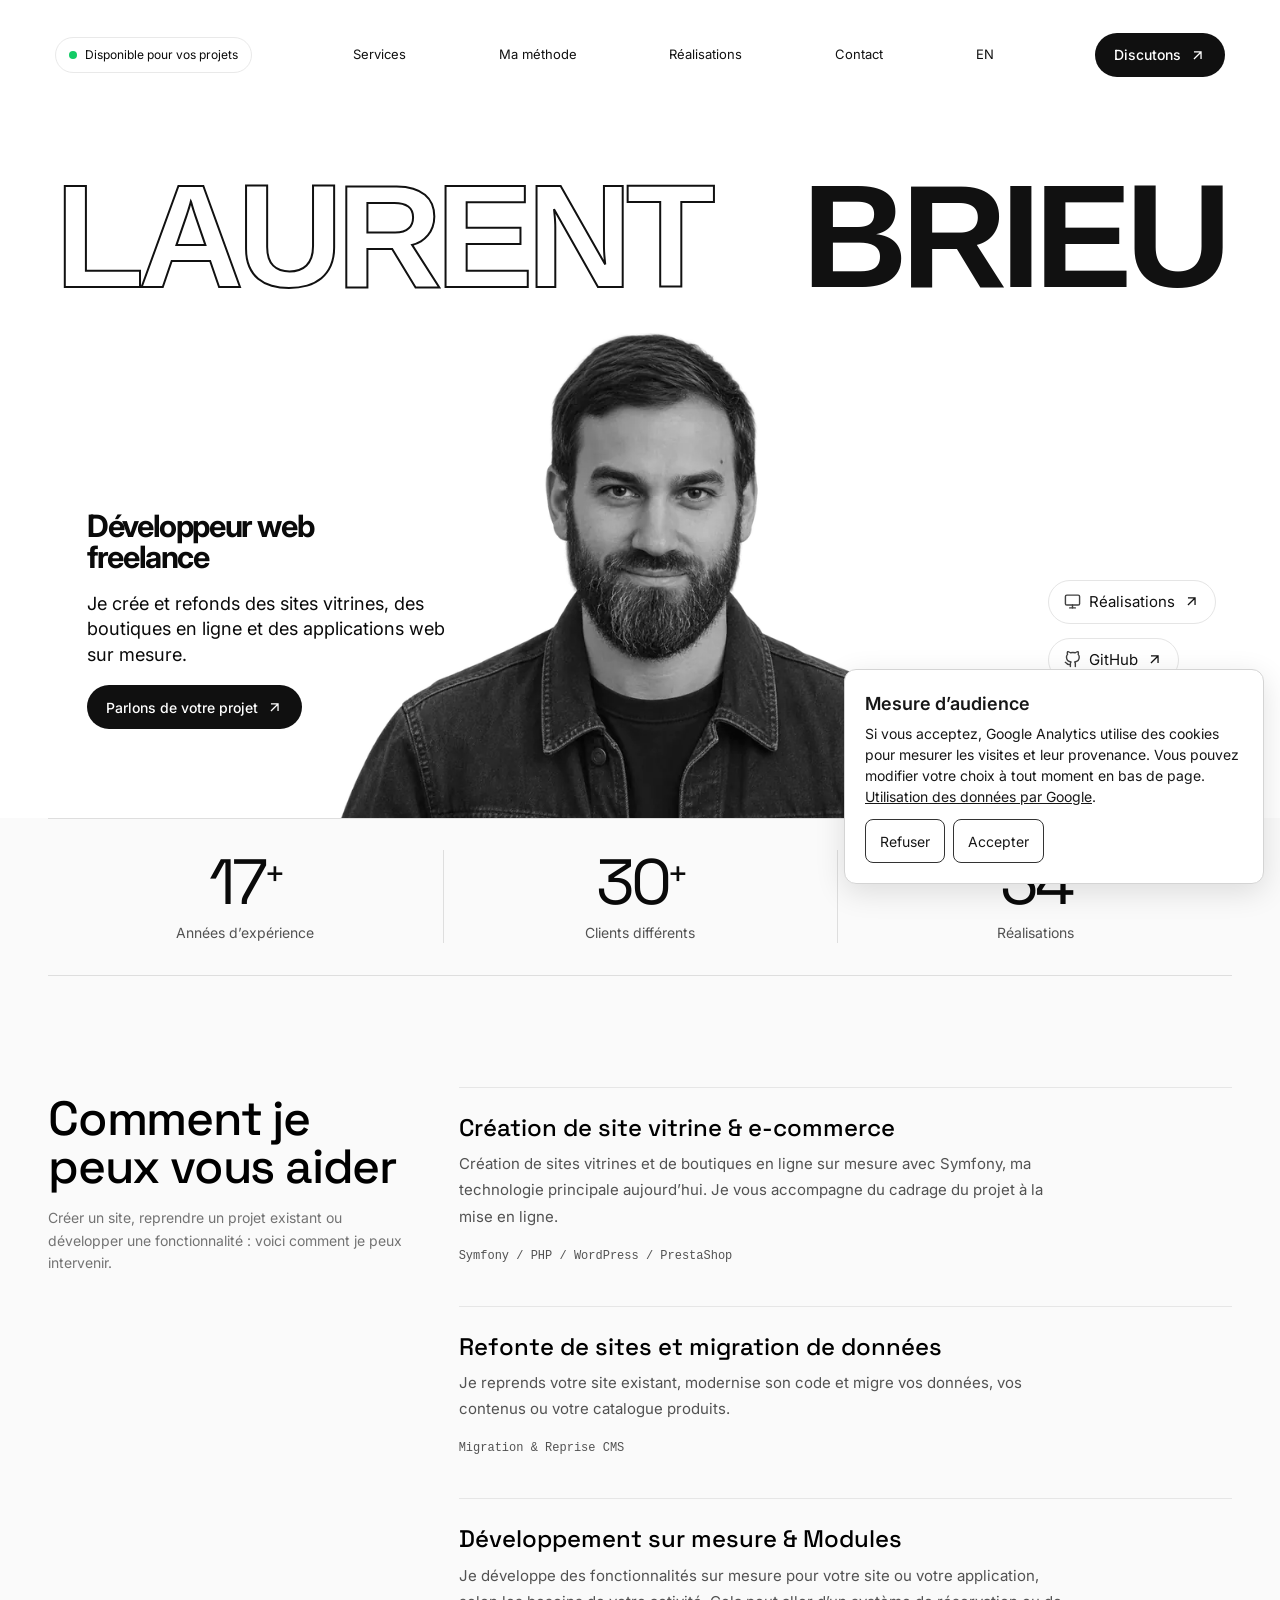
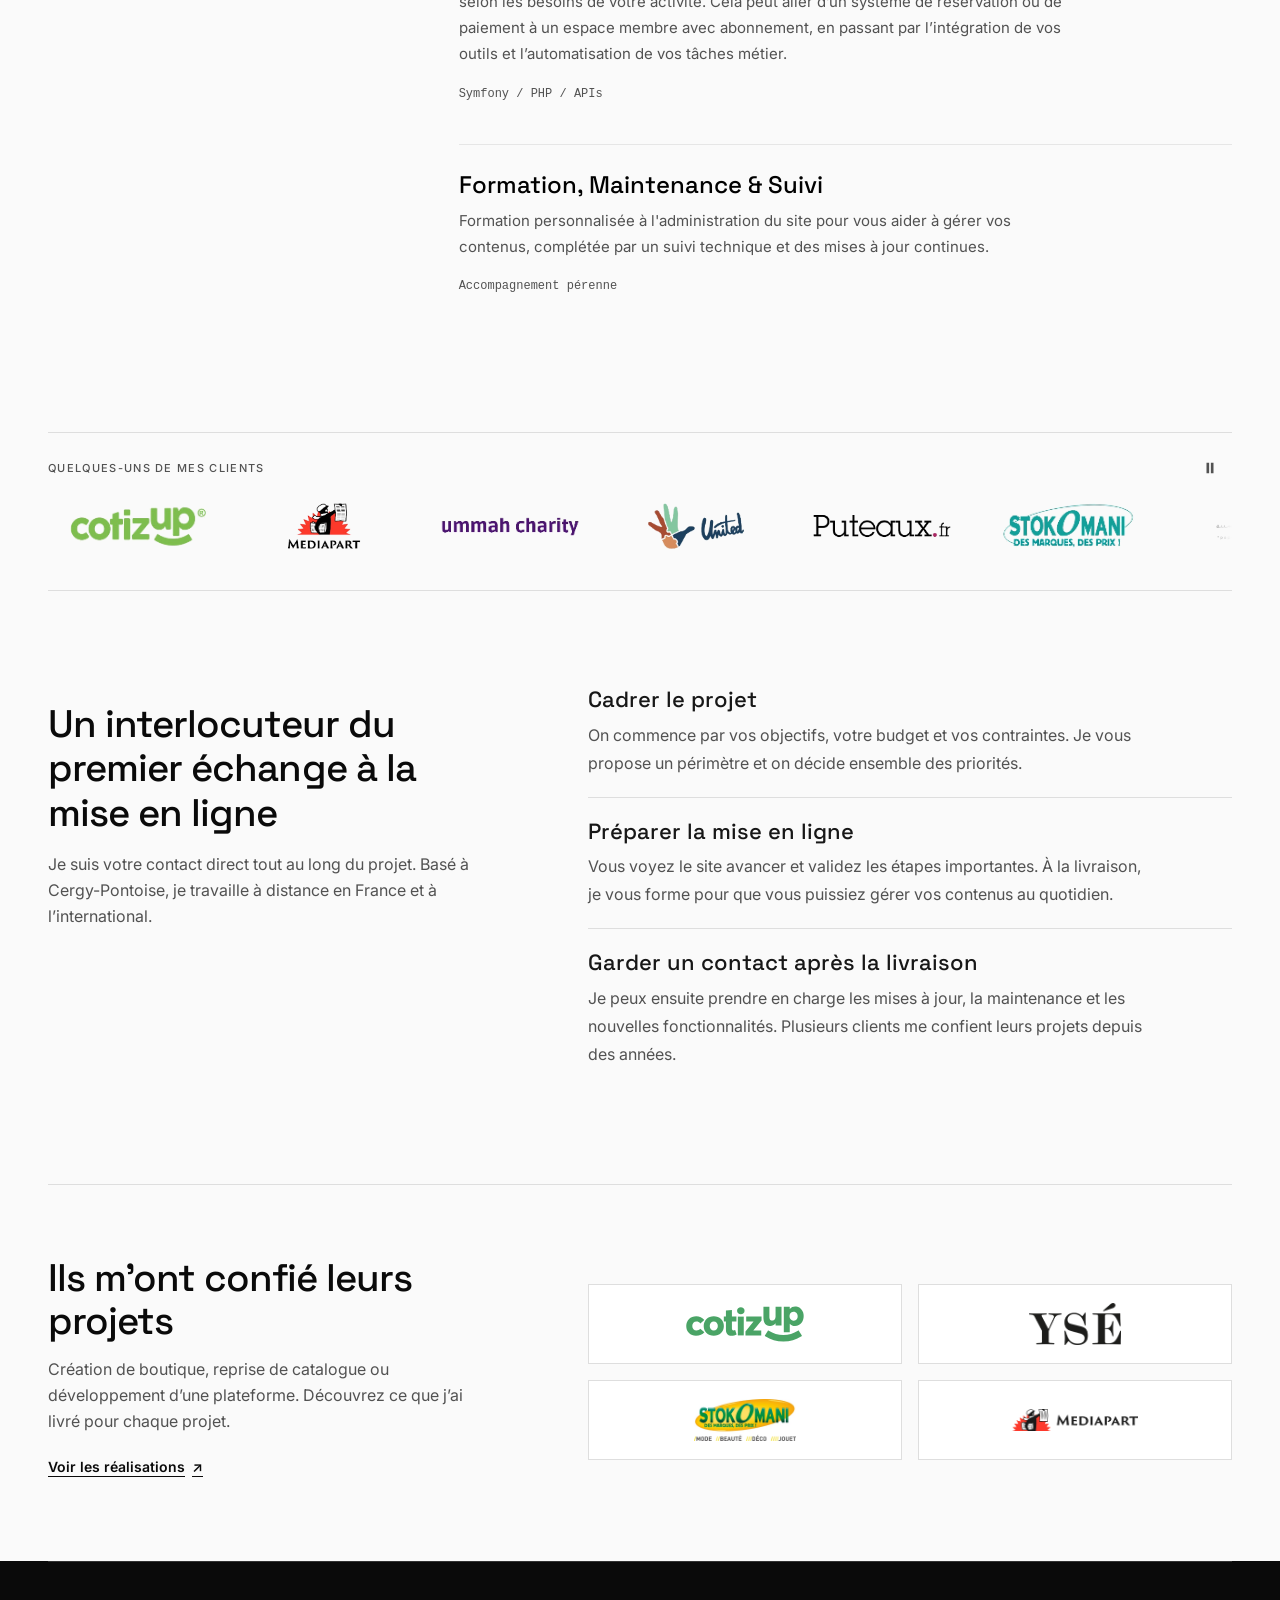
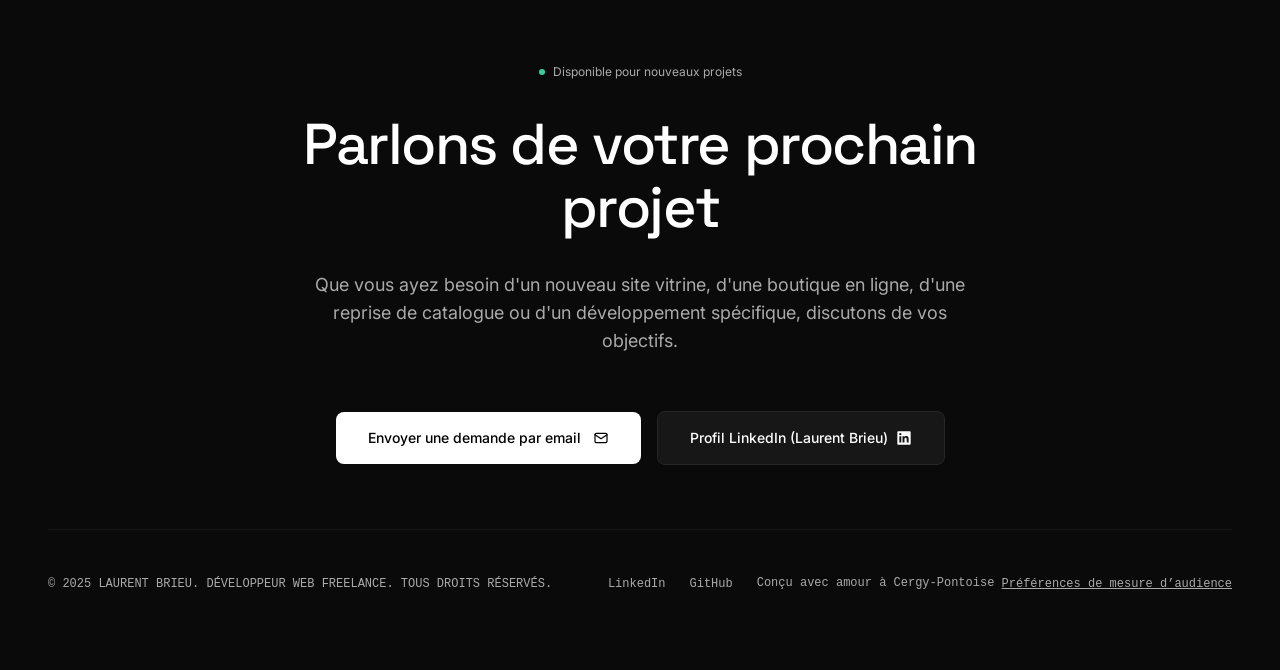
<file: index.html>
<!DOCTYPE html>

<html class="scroll-smooth" lang="fr"><head>
<meta charset="utf-8"/>
<meta name="description" content="Développeur web freelance à Cergy-Pontoise depuis 2009. Création et refonte de sites vitrines, boutiques en ligne et applications sur mesure.">
<link rel="canonical" href="https://laurentbrieu.github.io/">
<link rel="alternate" hreflang="fr" href="https://laurentbrieu.github.io/">
<link rel="alternate" hreflang="en" href="https://laurentbrieu.github.io/en/">

<meta content="width=device-width, initial-scale=1.0" name="viewport"/>
<title>Création et refonte de sites web — Laurent Brieu</title>
<!-- Google Fonts: Space Grotesk & Inter -->
<link href="https://fonts.googleapis.com" rel="preconnect"/>
<link crossorigin="" href="https://fonts.gstatic.com" rel="preconnect"/>
<link href="https://fonts.googleapis.com/css2?family=Inter:wght@400;500;600;700&amp;family=Space+Grotesk:wght@400;500;600;700&amp;display=swap" rel="stylesheet"/>
<!-- Tailwind CSS CDN -->


<!-- Custom Typography & Layout CSS -->

<!-- Custom Animations and Micro-interactions -->




<link rel="stylesheet" href="assets/site-v2.css">
<link rel="alternate" hreflang="x-default" href="https://laurentbrieu.github.io/">
<meta property="og:type" content="profile">
<meta property="og:title" content="Création et refonte de sites web — Laurent Brieu">
<meta property="og:description" content="Développeur web freelance à Cergy-Pontoise depuis 2009. Création et refonte de sites vitrines, boutiques en ligne et applications sur mesure.">
<meta property="og:url" content="https://laurentbrieu.github.io/">
<meta property="og:locale" content="fr_FR">
<meta property="og:image" content="https://laurentbrieu.github.io/assets/social-portrait.jpg">
<meta property="og:image:alt" content="Laurent Brieu">
<meta name="twitter:card" content="summary_large_image">
<script type="application/ld+json">{"@context":"https://schema.org","@type":"ProfilePage","inLanguage":"fr","url":"https://laurentbrieu.github.io/","mainEntity":{"@type":"Person","@id":"https://laurentbrieu.github.io/#laurent-brieu","name":"Laurent Brieu","url":"https://laurentbrieu.github.io/","image":"https://laurentbrieu.github.io/assets/social-portrait.jpg","jobTitle":"Développeur Symfony freelance","knowsAbout":["Symfony","PHP","Web development","PrestaShop","WordPress"],"sameAs":["https://www.linkedin.com/in/laurentbrieu/","https://github.com/LaurentBrieu"]}}</script>
<link rel="stylesheet" href="assets/refinements.css?v=logos">
<link rel="stylesheet" href="assets/audience.css">
<link rel="stylesheet" href="assets/portfolio.css?v=home-dividers">
<link rel="stylesheet" href="assets/clients.css">
<script src="assets/clients.js" defer></script>
</head>
<body class="bg-[#FAFAFA] text-[#0A0A0A] font-sans antialiased selection:bg-black selection:text-white relative min-h-screen">
<!-- BEGIN: MainHeader -->
<header class="reference-header" data-purpose="site-header">
<div class="reference-nav">
<a class="availability" href="#contact"><span></span>Disponible pour vos projets</a>
<nav id="main-navigation" data-purpose="desktop-nav" aria-label="Navigation principale">
<a href="#services">Services</a><a href="#about">Ma méthode</a><a href="realisations/">Réalisations</a><a href="#contact">Contact</a><a href="en/" lang="en" hreflang="en" aria-label="English version">EN</a>
</nav>
<button class="mobile-menu-toggle" type="button" aria-expanded="false" aria-controls="main-navigation">Menu <svg viewBox="0 0 24 24" fill="none" stroke="currentColor" stroke-width="1.8" aria-hidden="true"><path d="M7 17 17 7M7 7h10v10"/></svg></button>
<a class="hero-cta nav-cta" href="#contact">Discutons <svg viewBox="0 0 24 24" fill="none" stroke="currentColor" stroke-width="1.8" aria-hidden="true"><path d="M7 17 17 7M7 7h10v10"/></svg></a>
</div></header>
<!-- END: MainHeader -->
<main class="home-content">
<!-- BEGIN: HeroSection -->
<section class="reference-hero" data-purpose="hero-section" aria-labelledby="hero-name">
<div class="hero-stage">
<h1 id="hero-name" class="hero-name"><span>LAURENT</span> <strong>BRIEU</strong></h1>
<div class="hero-portrait"><img src="assets/portrait-800.webp" srcset="assets/portrait-480.webp 480w, assets/portrait-800.webp 800w, assets/portrait-1200.webp 1200w" sizes="(max-width: 479px) calc(100vw - 40px), (max-width: 767px) 440px, (max-width: 1440px) 52.4vw, 755px" width="1448" height="1086" alt="Laurent Brieu, de face" fetchpriority="high" decoding="async"></div>
<div class="hero-copy"><h2>Développeur web<br>freelance</h2><p>Je crée et refonds des sites vitrines, des boutiques en ligne et des applications web sur mesure.</p><a class="hero-cta" href="#contact">Parlons de votre projet <svg viewBox="0 0 24 24" fill="none" stroke="currentColor" stroke-width="1.8" aria-hidden="true"><path d="M7 17 17 7M7 7h10v10"/></svg></a></div>
<div class="hero-links" aria-label="Réalisations et réseaux sociaux"><a class="hero-pill" href="realisations/">
<svg class="w-4 h-4 shrink-0 text-neutral-700 group-hover:text-black" fill="none" stroke="currentColor" stroke-linecap="round" stroke-linejoin="round" stroke-width="2" viewbox="0 0 24 24">
<rect height="14" rx="2" ry="2" width="20" x="2" y="3"></rect>
<line x1="8" x2="16" y1="21" y2="21"></line>
<line x1="12" x2="12" y1="17" y2="21"></line>
</svg>
<span>Réalisations</span><svg viewBox="0 0 24 24" fill="none" stroke="currentColor" stroke-width="1.8" aria-hidden="true"><path d="M7 17 17 7M7 7h10v10"/></svg>
</a><a class="hero-pill" href="https://github.com/laurentbrieu" rel="noopener noreferrer" target="_blank">
<svg class="w-4 h-4 shrink-0 text-neutral-700 group-hover:text-black" fill="none" stroke="currentColor" stroke-linecap="round" stroke-linejoin="round" stroke-width="2" viewbox="0 0 24 24">
<path d="M9 19c-5 1.5-5-2.5-7-3m14 6v-3.87a3.37 3.37 0 0 0-.94-2.61c3.14-.35 6.44-1.54 6.44-7A5.44 5.44 0 0 0 20 4.77 5.07 5.07 0 0 0 19.91 1S18.73.65 16 2.48a13.38 13.38 0 0 0-7 0C6.27.65 5.09 1 5.09 1A5.07 5.07 0 0 0 5 4.77a5.44 5.44 0 0 0-1.5 3.78c0 5.42 3.3 6.61 6.44 7A3.37 3.37 0 0 0 9 18.13V22"></path>
</svg>
<span>GitHub</span><svg viewBox="0 0 24 24" fill="none" stroke="currentColor" stroke-width="1.8" aria-hidden="true"><path d="M7 17 17 7M7 7h10v10"/></svg>
</a><a class="hero-pill" href="https://www.linkedin.com/in/laurentbrieu/" rel="noopener noreferrer" target="_blank">
<svg class="w-4 h-4 shrink-0 text-neutral-700 group-hover:text-black" fill="none" stroke="currentColor" stroke-linecap="round" stroke-linejoin="round" stroke-width="2" viewbox="0 0 24 24">
<rect height="20" rx="4" width="20" x="2" y="2"></rect>
<line x1="8" x2="8" y1="11" y2="16"></line>
<line x1="8" x2="8.01" y1="8" y2="8"></line>
<line x1="12" x2="12" y1="16" y2="11"></line>
<path d="M16 16v-3a2 2 0 0 0-4 0"></path>
</svg>
<span>LinkedIn</span><svg viewBox="0 0 24 24" fill="none" stroke="currentColor" stroke-width="1.8" aria-hidden="true"><path d="M7 17 17 7M7 7h10v10"/></svg>
</a></div>
</div></section>
<!-- END: HeroSection -->
<ul class="site-stats" aria-label="Chiffres clés">
  <li><strong class="stats-number">17<sup>+</sup></strong><span class="stats-label">Années d’expérience</span></li>
  <li><strong class="stats-number">30<sup>+</sup></strong><span class="stats-label">Clients différents</span></li>
  <li><strong class="stats-number">34</strong><span class="stats-label">Réalisations</span></li>
</ul>

<!-- BEGIN: ServicesSection -->
<section class="py-20 lg:py-28 bg-[#FAFAFA] border-b border-[#E8ECEF]" data-purpose="services-capabilities" id="services">
<div class="max-w-[1440px] mx-auto px-6 lg:px-12">
<div class="grid grid-cols-1 lg:grid-cols-12 gap-12">
<div class="lg:col-span-4">
<h2 class="text-3xl lg:text-5xl font-grotesk font-black tracking-tight text-black mt-2">
              Comment je peux vous aider
            </h2>
<p class="text-neutral-500 text-sm mt-4 leading-relaxed">
              Créer un site, reprendre un projet existant ou développer une fonctionnalité : voici comment je peux intervenir.</p>
</div>
<!-- Services List -->
<div class="lg:col-span-8 space-y-4">
<!-- Service item 1 -->
<div class="p-6 md:p-8 bg-white rounded-2xl border border-neutral-200/90 hover:border-black transition-colors group">
<div class="flex flex-col md:flex-row md:items-center justify-between gap-4">
<div class="space-y-1">
<h3 class="text-xl md:text-2xl font-grotesk font-bold text-black  transition-transform">
                    Création de site vitrine &amp; e-commerce
                  </h3>
<p class="text-neutral-600 text-sm pt-1">
                    Création de sites vitrines et de boutiques en ligne sur mesure avec Symfony, ma technologie principale aujourd’hui. Je vous accompagne du cadrage du projet à la mise en ligne.
                  </p>
</div>
<span class="text-sm font-mono text-neutral-400 group-hover:text-black transition-colors shrink-0">Symfony / PHP / WordPress / PrestaShop</span>
</div>
</div>
<!-- Service item 2 -->
<div class="p-6 md:p-8 bg-white rounded-2xl border border-neutral-200/90 hover:border-black transition-colors group">
<div class="flex flex-col md:flex-row md:items-center justify-between gap-4">
<div class="space-y-1">
<h3 class="text-xl md:text-2xl font-grotesk font-bold text-black  transition-transform">
                    Refonte de sites et migration de données
                  </h3>
<p class="text-neutral-600 text-sm pt-1">
                    Je reprends votre site existant, modernise son code et migre vos données, vos contenus ou votre catalogue produits.
                  </p>
</div>
<span class="text-sm font-mono text-neutral-400 group-hover:text-black transition-colors shrink-0">Migration &amp; Reprise CMS</span>
</div>
</div>
<!-- Service item 3 -->
<div class="p-6 md:p-8 bg-white rounded-2xl border border-neutral-200/90 hover:border-black transition-colors group">
<div class="flex flex-col md:flex-row md:items-center justify-between gap-4">
<div class="space-y-1">
<h3 class="text-xl md:text-2xl font-grotesk font-bold text-black  transition-transform">
                    Développement sur mesure &amp; Modules
                  </h3>
<p class="text-neutral-600 text-sm pt-1">
                    Je développe des fonctionnalités sur mesure pour votre site ou votre application, selon les besoins de votre activité. Cela peut aller d’un système de réservation ou de paiement à un espace membre avec abonnement, en passant par l’intégration de vos outils et l’automatisation de vos tâches métier.
                  </p>
</div>
<span class="text-sm font-mono text-neutral-400 group-hover:text-black transition-colors shrink-0">Symfony / PHP / APIs</span>
</div>
</div>
<!-- Service item 4 -->
<div class="p-6 md:p-8 bg-white rounded-2xl border border-neutral-200/90 hover:border-black transition-colors group">
<div class="flex flex-col md:flex-row md:items-center justify-between gap-4">
<div class="space-y-1">
<h3 class="text-xl md:text-2xl font-grotesk font-bold text-black  transition-transform">
                    Formation, Maintenance &amp; Suivi
                  </h3>
<p class="text-neutral-600 text-sm pt-1">
                    Formation personnalisée à l'administration du site pour vous aider à gérer vos contenus, complétée par un suivi technique et des mises à jour continues.
                  </p>
</div>
<span class="text-sm font-mono text-neutral-400 group-hover:text-black transition-colors shrink-0">Accompagnement pérenne</span>
</div>
</div>
</div>
</div>
</div>
</section>
<!-- END: ServicesSection -->

<aside class="clients-band" aria-label="Quelques-uns de mes clients" data-pause="Mettre le défilement en pause" data-play="Reprendre le défilement">
  <div class="clients-top"><p>Quelques-uns de mes clients</p><button class="clients-toggle" type="button" aria-label="Mettre le défilement en pause" hidden></button></div>
  <div class="clients-viewport" tabindex="0" role="region" aria-label="Logos clients — défilement horizontal">
    <div class="clients-track"><ul class="clients-list">
      <li><img src="assets/project-logos/cotizup.webp" alt="CotizUp" width="150" height="46" decoding="async"></li>
      <li><img src="assets/project-logos/mediapart.webp" alt="Mediapart" width="150" height="46" decoding="async"></li>
      <li><img src="assets/project-logos/ummah-charity.webp" alt="Ummah Charity" width="150" height="46" decoding="async"></li>
      <li><img src="assets/project-logos/association-united.webp" alt="Association United" width="150" height="46" decoding="async"></li>
      <li><img src="assets/project-logos/puteaux.webp" alt="Ville de Puteaux" width="150" height="46" decoding="async"></li>
      <li><img src="assets/project-logos/stokomani.webp" alt="Stokomani" width="150" height="46" decoding="async"></li>
      <li><img src="assets/project-logos/sunnah-planner.webp" alt="Sunnah Planner" width="150" height="46" decoding="async"></li>
      <li><img src="assets/project-logos/sidiot.webp" alt="Sidiot Lingerie" width="150" height="46" decoding="async"></li>
      <li><img src="assets/project-logos/vincent-navarro.webp" alt="Vincent Navarro" width="150" height="46" decoding="async"></li>
      <li><img src="assets/project-logos/reseau-map.webp" alt="Réseau MAP" width="150" height="46" decoding="async"></li>
      <li><img src="assets/project-logos/nounou-decalee.webp" alt="Nounou Décalée" width="150" height="46" decoding="async"></li>
      <li><img src="assets/project-logos/my-sunday-morning.webp" alt="My Sunday Morning" width="150" height="46" decoding="async"></li>
      <li><img src="assets/project-logos/la-louve.webp" alt="La Louve Paris" width="150" height="46" decoding="async"></li>
      <li><img src="assets/project-logos/institut-sounnah.webp" alt="Institut Sounnah" width="150" height="46" decoding="async"></li>
      <li><img src="assets/project-logos/ensembl.webp" alt="Ensembl’" width="150" height="46" decoding="async"></li>
      <li><img src="assets/project-logos/bourse-direct.webp" alt="Bourse Direct" width="150" height="46" decoding="async"></li>
      <li><img src="assets/project-logos/prestashop.webp" alt="PrestaShop" width="150" height="46" decoding="async"></li>
      <li><img src="assets/project-logos/shiva-communication.webp" alt="Shiva Communication" width="150" height="46" decoding="async"></li>
      <li><img src="assets/project-logos/ansar.webp" alt="Ansar" width="150" height="46" decoding="async"></li>
      <li><img src="assets/project-logos/yse-paris.webp" alt="Ysé Paris" width="150" height="46" decoding="async"></li>
      <li><img src="assets/project-logos/ypsons.webp" alt="Ypson’s Paris" width="150" height="46" decoding="async"></li>
      <li><img src="assets/project-logos/haj-united.webp" alt="HAJ United" width="150" height="46" decoding="async"></li>
      <li><img src="assets/project-logos/femmes-d-exception.webp" alt="Femmes d’exception" width="150" height="46" decoding="async"></li>
      <li><img src="assets/project-logos/fedeforma.webp" alt="Fédéforma" width="150" height="46" decoding="async"></li>
      <li><img src="assets/project-logos/cat-on.webp" alt="CAT-ON" width="150" height="46" decoding="async"></li>
      <li><img src="assets/project-logos/bread-and-roses.webp" alt="bread&amp;roses" width="150" height="46" decoding="async"></li>
      <li><img src="assets/project-logos/bourso-transports.webp" alt="BoursoTransports" width="150" height="46" decoding="async"></li>
      <li><img src="assets/project-logos/bourso-demenagement.webp" alt="BoursoDemenagement" width="150" height="46" decoding="async"></li>
      <li><img src="assets/project-logos/bourso-travaux.webp" alt="BoursoTravaux" width="150" height="46" decoding="async"></li>
      <li><img src="assets/project-logos/basus.webp" alt="BASUS" width="150" height="46" decoding="async"></li>
      <li><img src="assets/project-logos/art-is-mine.webp" alt="Art Is Mine" width="150" height="46" decoding="async"></li>
      <li><img src="assets/project-logos/bacsac.webp" alt="BACSAC" width="150" height="46" decoding="async"></li>
      <li><img src="assets/project-logos/socianova.webp" alt="SociaNova" width="150" height="46" decoding="async"></li>
      <li><img src="assets/project-logos/diversite-mariage.webp" alt="Diversité Mariage" width="150" height="46" decoding="async"></li>
      <li><img src="assets/project-logos/maproformation.webp" alt="MaProFormation" width="150" height="46" decoding="async"></li>
      <li><img src="assets/project-logos/spaurt.webp" alt="Spaurt" width="150" height="46" decoding="async"></li>
    </ul></div>
  </div>
</aside>

<section id="about" class="practice-section" aria-labelledby="method-heading">
  <div class="practice-layout">
    <div>
      <h2 id="method-heading">Un interlocuteur du premier échange à la mise en ligne</h2>
      <p class="mt-4 text-neutral-600 leading-relaxed">Je suis votre contact direct tout au long du projet. Basé à Cergy-Pontoise, je travaille à distance en France et à l’international.</p>
    </div>
    <ol class="practice-steps practice-copy">
      <li><h3>Cadrer le projet</h3><p>On commence par vos objectifs, votre budget et vos contraintes. Je vous propose un périmètre et on décide ensemble des priorités.</p></li>
      <li><h3>Préparer la mise en ligne</h3><p>Vous voyez le site avancer et validez les étapes importantes. À la livraison, je vous forme pour que vous puissiez gérer vos contenus au quotidien.</p></li>
      <li><h3>Garder un contact après la livraison</h3><p>Je peux ensuite prendre en charge les mises à jour, la maintenance et les nouvelles fonctionnalités. Plusieurs clients me confient leurs projets depuis des années.</p></li>
    </ol>
  </div>
</section>

<section id="work" class="work-preview" aria-labelledby="work-heading">
  <div>
    <h2 id="work-heading">Ils m’ont confié leurs projets</h2>
    <p>Création de boutique, reprise de catalogue ou développement d’une plateforme. Découvrez ce que j’ai livré pour chaque projet.</p>
    <a class="portfolio-link" href="realisations/">Voir les réalisations <span aria-hidden="true">↗</span></a>
  </div>
  <ul>
    <li><img src="assets/brand-cotizup.svg" alt="CotizUp" width="605" height="204" loading="lazy" decoding="async"></li>
    <li><img src="assets/brand-yse.webp" alt="Ysé Paris" width="393" height="180" loading="lazy" decoding="async"></li>
    <li><img src="assets/brand-stokomani.webp" alt="Stokomani" width="440" height="180" loading="lazy" decoding="async"></li>
    <li><img src="assets/brand-mediapart.webp" alt="Mediapart" width="520" height="94" loading="lazy" decoding="async"></li>
  </ul>
</section>
<!-- BEGIN: CallToActionFooterSection -->
<section class="pt-24 pb-16 bg-[#0A0A0A] text-white" data-purpose="contact-and-collab" id="contact">
<div class="max-w-[1440px] mx-auto px-6 lg:px-12">
<div class="max-w-4xl mx-auto text-center space-y-8">
<div class="inline-flex items-center gap-2 px-3 py-1 rounded-full bg-neutral-900 border border-neutral-800 text-xs font-mono uppercase tracking-widest text-neutral-400">
<span class="w-1.5 h-1.5 rounded-full bg-emerald-400"></span>
            Disponible pour nouveaux projets
          </div>
<h2 class="text-3xl sm:text-5xl lg:text-7xl font-grotesk font-black tracking-tighter leading-none">Parlons de votre prochain projet</h2>
<p class="text-neutral-400 text-base sm:text-lg max-w-2xl mx-auto font-normal">
            Que vous ayez besoin d'un nouveau site vitrine, d'une boutique en ligne, d'une reprise de catalogue ou d'un développement spécifique, discutons de vos objectifs.
          </p>
<div class="pt-6 flex flex-col sm:flex-row items-center justify-center gap-4">
<a class="w-full sm:w-auto inline-flex items-center justify-center gap-3 bg-white text-black hover:bg-neutral-200 text-sm font-semibold px-8 py-4 rounded-full transition-colors duration-200" href="mailto:laurentbrieu@gmail.com">
<span>Envoyer une demande par email</span><svg class="w-4 h-4" width="16" height="16" viewBox="0 0 24 24" fill="none" stroke="currentColor" stroke-width="1.8" stroke-linecap="round" stroke-linejoin="round" aria-hidden="true"><rect x="3" y="5" width="18" height="14" rx="2"/><path d="m3 7 9 6 9-6"/></svg>
</a>
<a class="w-full sm:w-auto inline-flex items-center justify-center gap-2 bg-neutral-900 hover:bg-neutral-800 text-white text-sm font-medium px-8 py-4 rounded-full border border-neutral-800 transition-colors" href="https://www.linkedin.com/in/laurentbrieu/" rel="noopener noreferrer" target="_blank">
<span>Profil LinkedIn (Laurent Brieu)</span><svg class="w-4 h-4" width="16" height="16" viewBox="0 0 24 24" fill="currentColor" aria-hidden="true"><path d="M20.45 2H3.55C2.69 2 2 2.68 2 3.52v16.96c0 .84.69 1.52 1.55 1.52h16.9c.86 0 1.55-.68 1.55-1.52V3.52C22 2.68 21.31 2 20.45 2ZM7.93 18.75H4.98V9.2h2.95v9.55ZM6.46 7.9a1.71 1.71 0 1 1 0-3.42 1.71 1.71 0 0 1 0 3.42ZM19 18.75h-2.95V14.1c0-1.11-.02-2.54-1.55-2.54-1.55 0-1.79 1.21-1.79 2.46v4.73H9.76V9.2h2.83v1.3h.04c.39-.74 1.36-1.52 2.79-1.52 2.99 0 3.54 1.97 3.54 4.53v5.24Z"/></svg>
</a>
</div>
</div>
<!-- Footer Bottom Links -->
<div class="mt-24 pt-8 border-t border-neutral-900 flex flex-col md:flex-row items-center justify-between gap-6 text-xs text-neutral-500 font-mono">
<div>
            © 2025 LAURENT BRIEU. DÉVELOPPEUR WEB FREELANCE. TOUS DROITS RÉSERVÉS.
          </div>
<div class="flex items-center gap-6">
<a class="hover:text-white transition-colors" href="https://www.linkedin.com/in/laurentbrieu/" rel="noopener noreferrer" target="_blank">LinkedIn</a>
<a class="hover:text-white transition-colors" href="https://github.com/laurentbrieu" rel="noopener noreferrer" target="_blank">GitHub</a>
</div>
<div>
            <span>Con&ccedil;u avec amour &agrave; Cergy-Pontoise</span>
            <button type="button" class="audience-preferences" id="audience-preferences" aria-expanded="false" aria-controls="audience-consent" hidden>Préférences de mesure d’audience</button>
          </div>
</div>
</div>
</section>
<!-- END: CallToActionFooterSection -->
</main>
<script src="assets/navigation.js" defer></script>
<section class="audience-consent" id="audience-consent" aria-labelledby="audience-title" hidden>
  <h2 id="audience-title">Mesure d’audience</h2>
  <p>Si vous acceptez, Google Analytics utilise des cookies pour mesurer les visites et leur provenance. Vous pouvez modifier votre choix à tout moment en bas de page. <a href="https://policies.google.com/technologies/partner-sites?hl=fr">Utilisation des données par Google</a>.</p>
  <div class="audience-consent-actions">
    <button type="button" data-refuse>Refuser</button>
    <button type="button" data-accept>Accepter</button>
  </div>
</section>
<script src="assets/audience.js" defer></script>
</body></html>
</file>
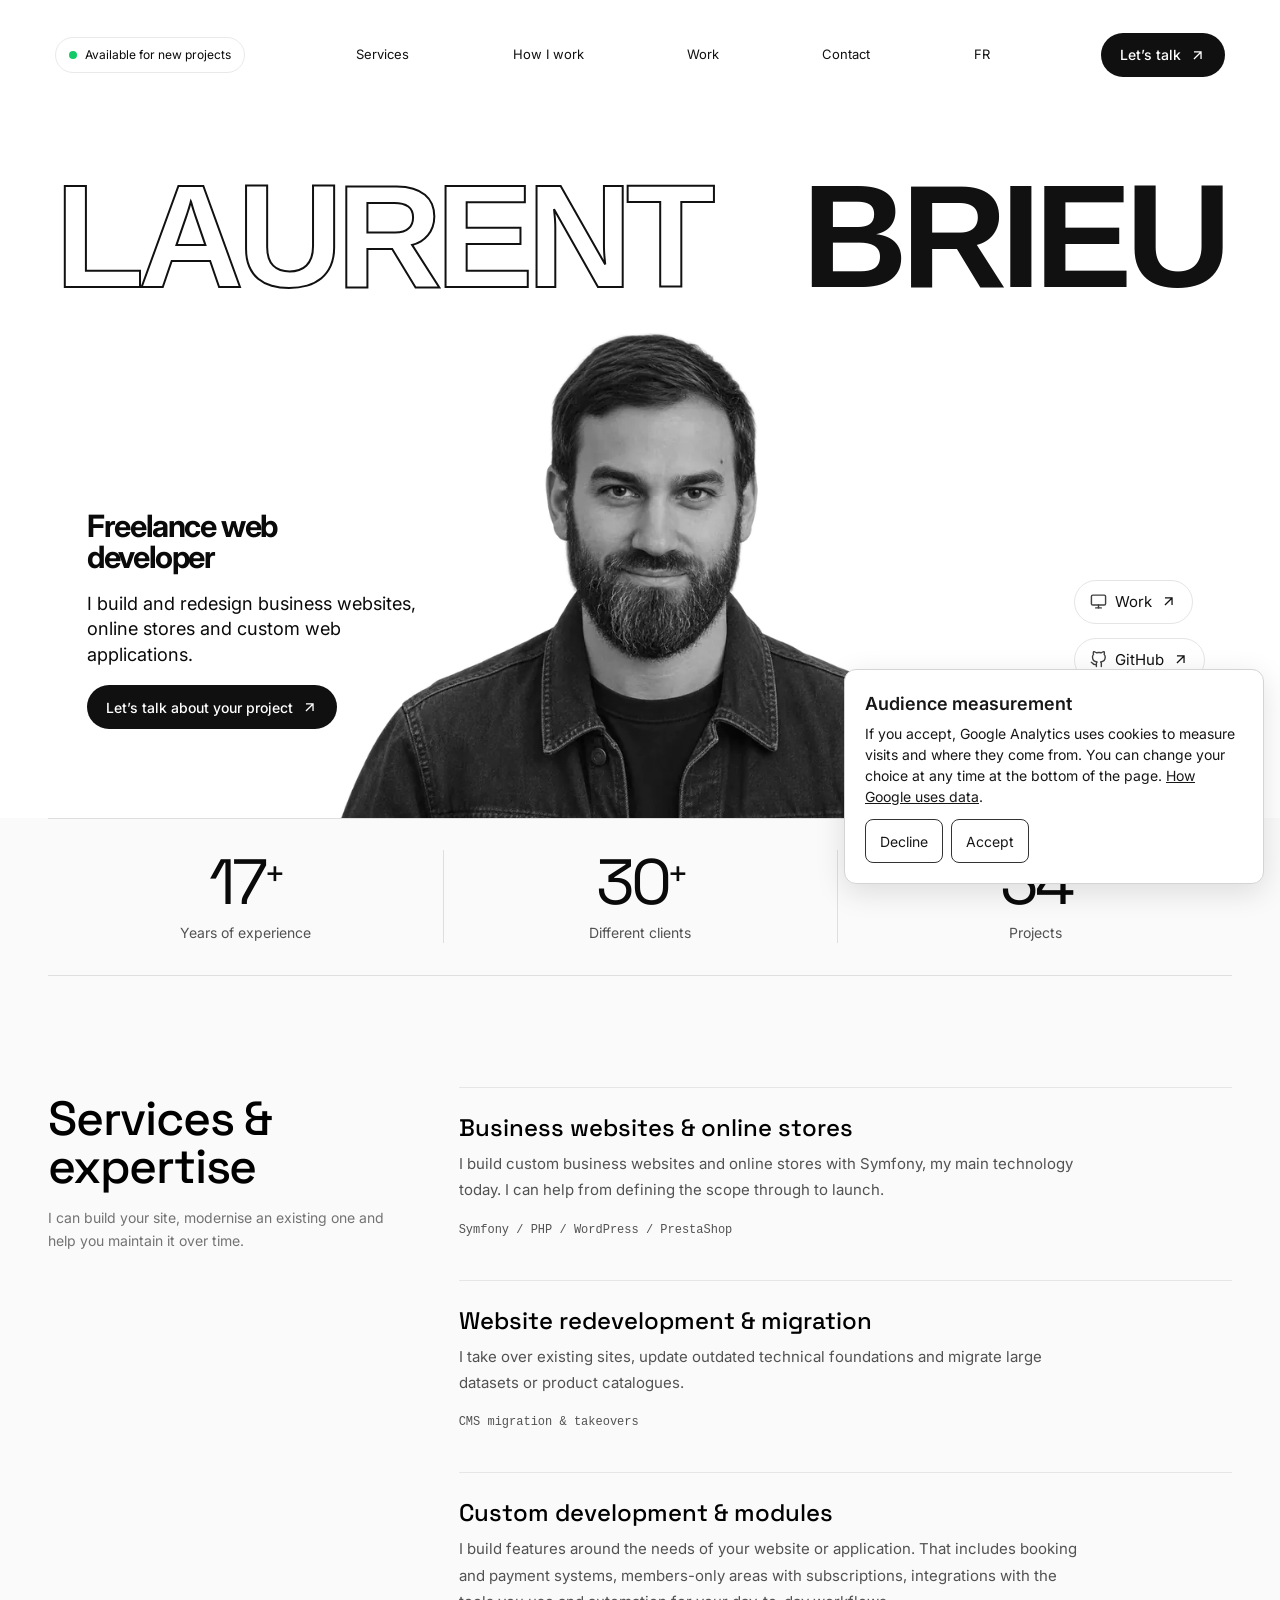
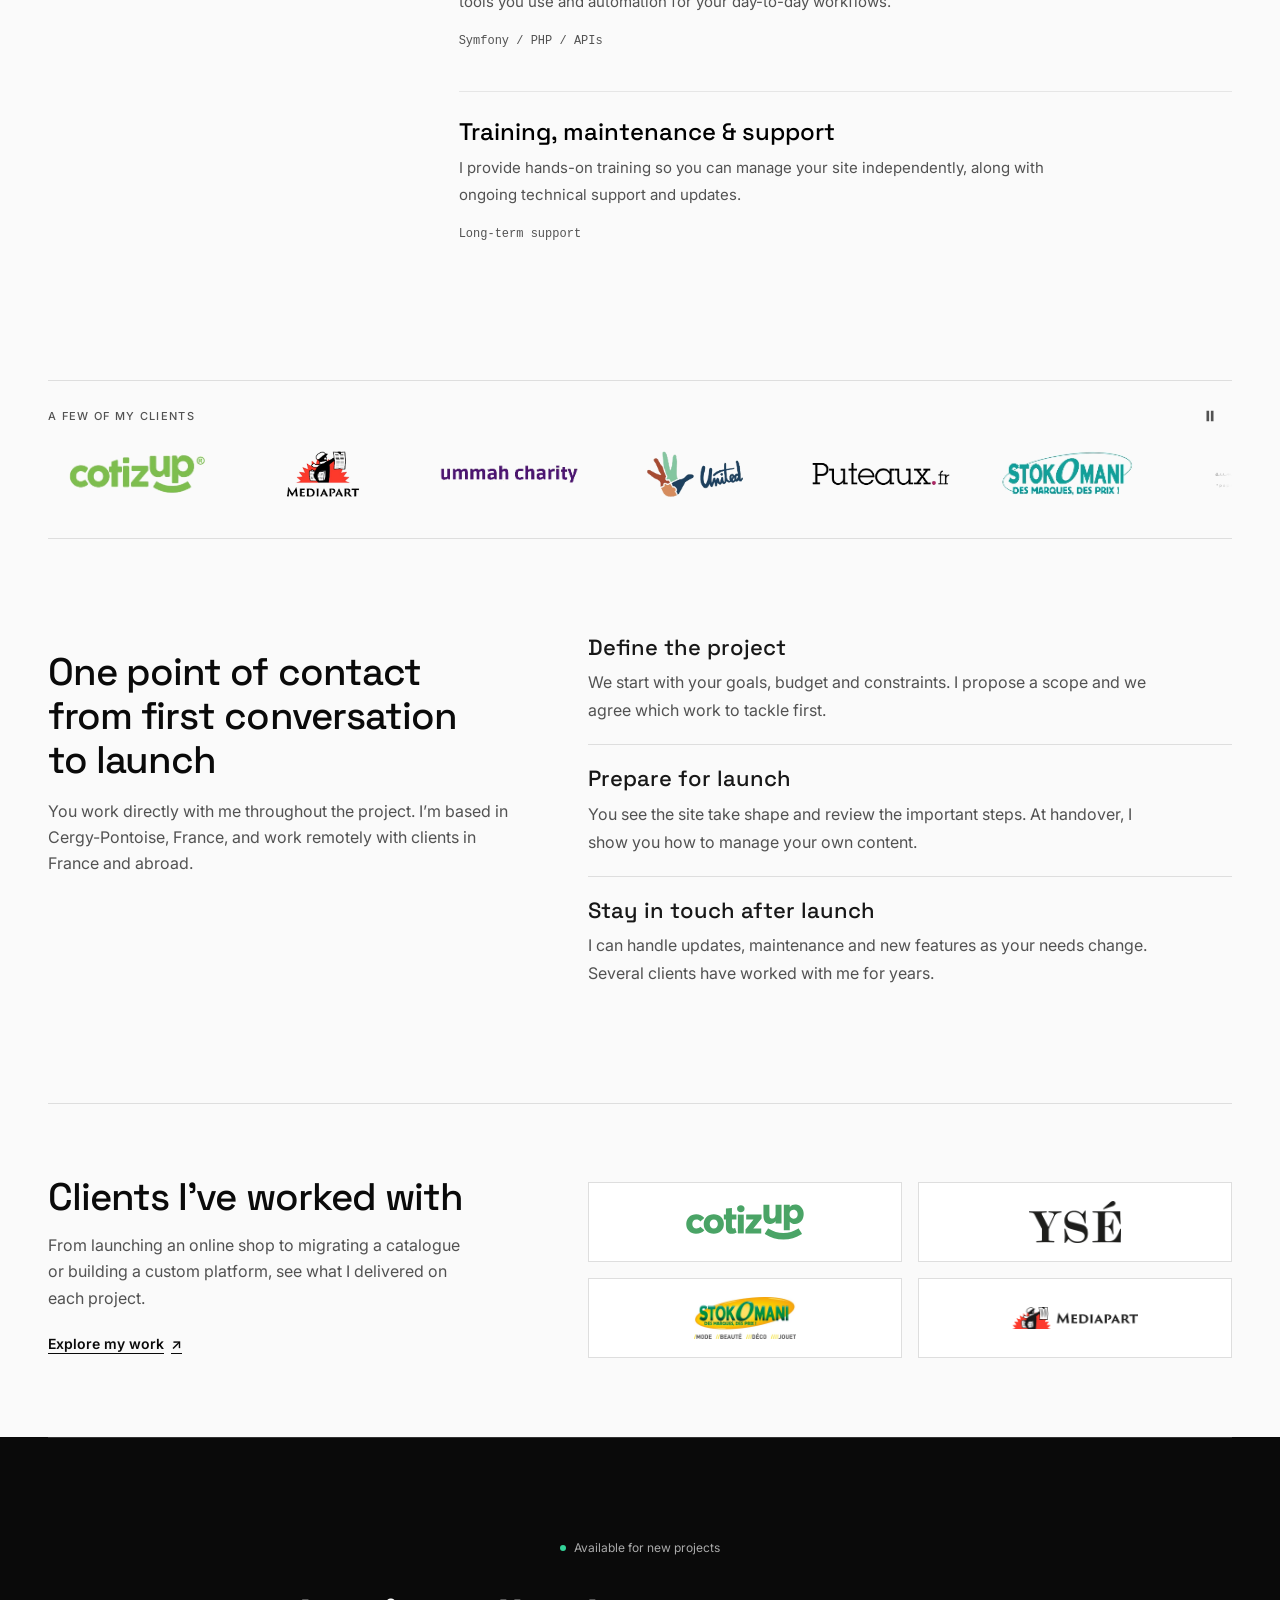
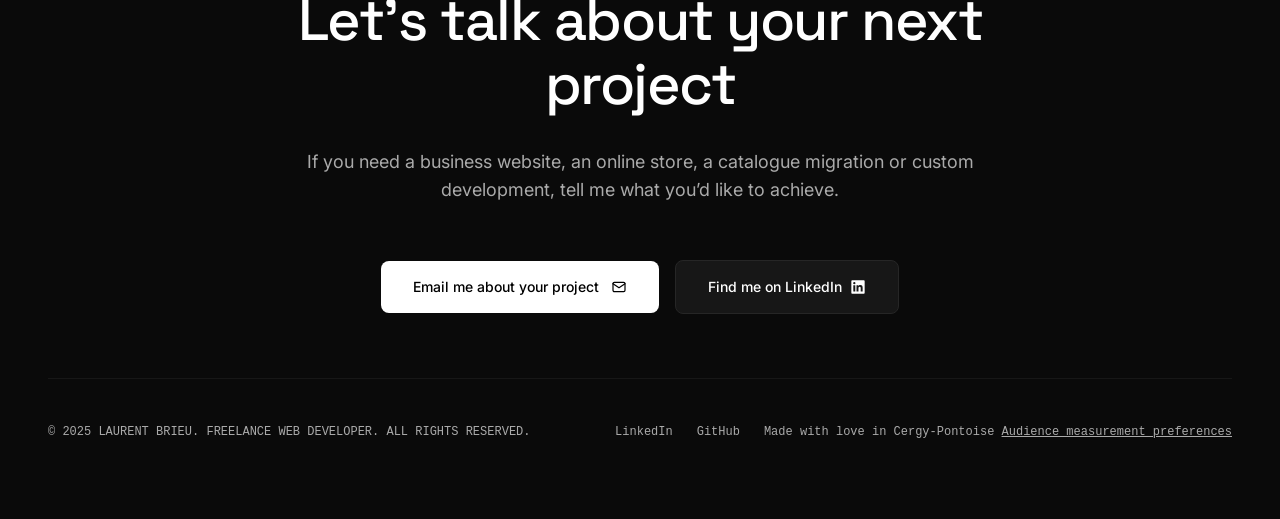
<file: en/index.html>
<!DOCTYPE html>

<html class="scroll-smooth" lang="en"><head>
<meta charset="utf-8"/>
<meta name="description" content="Freelance web developer based in Cergy-Pontoise, France, since 2009. Business websites, online stores, redesigns and custom web applications.">
<link rel="canonical" href="https://laurentbrieu.github.io/en/">
<link rel="alternate" hreflang="fr" href="https://laurentbrieu.github.io/">
<link rel="alternate" hreflang="en" href="https://laurentbrieu.github.io/en/">

<meta content="width=device-width, initial-scale=1.0" name="viewport"/>
<title>Freelance web development and redesign — Laurent Brieu</title>
<!-- Google Fonts: Space Grotesk & Inter -->
<link href="https://fonts.googleapis.com" rel="preconnect"/>
<link crossorigin="" href="https://fonts.gstatic.com" rel="preconnect"/>
<link href="https://fonts.googleapis.com/css2?family=Inter:wght@400;500;600;700&amp;family=Space+Grotesk:wght@400;500;600;700&amp;display=swap" rel="stylesheet"/>
<!-- Tailwind CSS CDN -->


<!-- Custom Typography & Layout CSS -->

<!-- Custom Animations and Micro-interactions -->




<link rel="stylesheet" href="../assets/site-v2.css">
<link rel="alternate" hreflang="x-default" href="https://laurentbrieu.github.io/">
<meta property="og:type" content="profile">
<meta property="og:title" content="Freelance web development and redesign — Laurent Brieu">
<meta property="og:description" content="Freelance web developer based in Cergy-Pontoise, France, since 2009. Business websites, online stores, redesigns and custom web applications.">
<meta property="og:url" content="https://laurentbrieu.github.io/en/">
<meta property="og:locale" content="en_GB">
<meta property="og:image" content="https://laurentbrieu.github.io/assets/social-portrait.jpg">
<meta property="og:image:alt" content="Laurent Brieu">
<meta name="twitter:card" content="summary_large_image">
<script type="application/ld+json">{"@context":"https://schema.org","@type":"ProfilePage","inLanguage":"en","url":"https://laurentbrieu.github.io/en/","mainEntity":{"@type":"Person","@id":"https://laurentbrieu.github.io/#laurent-brieu","name":"Laurent Brieu","url":"https://laurentbrieu.github.io/","image":"https://laurentbrieu.github.io/assets/social-portrait.jpg","jobTitle":"Freelance Symfony Developer","knowsAbout":["Symfony","PHP","Web development","PrestaShop","WordPress"],"sameAs":["https://www.linkedin.com/in/laurentbrieu/","https://github.com/LaurentBrieu"]}}</script>
<link rel="stylesheet" href="../assets/refinements.css?v=logos">
<link rel="stylesheet" href="../assets/audience.css">
<link rel="stylesheet" href="../assets/portfolio.css?v=home-dividers">
<link rel="stylesheet" href="../assets/clients.css">
<script src="../assets/clients.js" defer></script>
</head>
<body class="bg-[#FAFAFA] text-[#0A0A0A] font-sans antialiased selection:bg-black selection:text-white relative min-h-screen">
<!-- BEGIN: MainHeader -->
<header class="reference-header" data-purpose="site-header">
<div class="reference-nav">
<a class="availability" href="#contact"><span></span>Available for new projects</a>
<nav id="main-navigation" data-purpose="desktop-nav" aria-label="Main navigation">
<a href="#services">Services</a><a href="#about">How I work</a><a href="work/">Work</a><a href="#contact">Contact</a><a href="../" lang="fr" hreflang="fr" aria-label="Version française">FR</a>
</nav>
<button class="mobile-menu-toggle" type="button" aria-expanded="false" aria-controls="main-navigation">Menu <svg viewBox="0 0 24 24" fill="none" stroke="currentColor" stroke-width="1.8" aria-hidden="true"><path d="M7 17 17 7M7 7h10v10"/></svg></button>
<a class="hero-cta nav-cta" href="#contact">Let’s talk <svg viewBox="0 0 24 24" fill="none" stroke="currentColor" stroke-width="1.8" aria-hidden="true"><path d="M7 17 17 7M7 7h10v10"/></svg></a>
</div></header>
<!-- END: MainHeader -->
<main class="home-content">
<!-- BEGIN: HeroSection -->
<section class="reference-hero" data-purpose="hero-section" aria-labelledby="hero-name">
<div class="hero-stage">
<h1 id="hero-name" class="hero-name"><span>LAURENT</span> <strong>BRIEU</strong></h1>
<div class="hero-portrait"><img src="../assets/portrait-800.webp" srcset="../assets/portrait-480.webp 480w, ../assets/portrait-800.webp 800w, ../assets/portrait-1200.webp 1200w" sizes="(max-width: 479px) calc(100vw - 40px), (max-width: 767px) 440px, (max-width: 1440px) 52.4vw, 755px" width="1448" height="1086" alt="Portrait of Laurent Brieu" fetchpriority="high" decoding="async"></div>
<div class="hero-copy"><h2>Freelance web<br>developer</h2><p>I build and redesign business websites, online stores and custom web applications.</p><a class="hero-cta" href="#contact">Let’s talk about your project <svg viewBox="0 0 24 24" fill="none" stroke="currentColor" stroke-width="1.8" aria-hidden="true"><path d="M7 17 17 7M7 7h10v10"/></svg></a></div>
<div class="hero-links" aria-label="Work and social profiles"><a class="hero-pill" href="work/">
<svg class="w-4 h-4 shrink-0 text-neutral-700 group-hover:text-black" fill="none" stroke="currentColor" stroke-linecap="round" stroke-linejoin="round" stroke-width="2" viewbox="0 0 24 24">
<rect height="14" rx="2" ry="2" width="20" x="2" y="3"></rect>
<line x1="8" x2="16" y1="21" y2="21"></line>
<line x1="12" x2="12" y1="17" y2="21"></line>
</svg>
<span>Work</span><svg viewBox="0 0 24 24" fill="none" stroke="currentColor" stroke-width="1.8" aria-hidden="true"><path d="M7 17 17 7M7 7h10v10"/></svg>
</a><a class="hero-pill" href="https://github.com/laurentbrieu" rel="noopener noreferrer" target="_blank">
<svg class="w-4 h-4 shrink-0 text-neutral-700 group-hover:text-black" fill="none" stroke="currentColor" stroke-linecap="round" stroke-linejoin="round" stroke-width="2" viewbox="0 0 24 24">
<path d="M9 19c-5 1.5-5-2.5-7-3m14 6v-3.87a3.37 3.37 0 0 0-.94-2.61c3.14-.35 6.44-1.54 6.44-7A5.44 5.44 0 0 0 20 4.77 5.07 5.07 0 0 0 19.91 1S18.73.65 16 2.48a13.38 13.38 0 0 0-7 0C6.27.65 5.09 1 5.09 1A5.07 5.07 0 0 0 5 4.77a5.44 5.44 0 0 0-1.5 3.78c0 5.42 3.3 6.61 6.44 7A3.37 3.37 0 0 0 9 18.13V22"></path>
</svg>
<span>GitHub</span><svg viewBox="0 0 24 24" fill="none" stroke="currentColor" stroke-width="1.8" aria-hidden="true"><path d="M7 17 17 7M7 7h10v10"/></svg>
</a><a class="hero-pill" href="https://www.linkedin.com/in/laurentbrieu/" rel="noopener noreferrer" target="_blank">
<svg class="w-4 h-4 shrink-0 text-neutral-700 group-hover:text-black" fill="none" stroke="currentColor" stroke-linecap="round" stroke-linejoin="round" stroke-width="2" viewbox="0 0 24 24">
<rect height="20" rx="4" width="20" x="2" y="2"></rect>
<line x1="8" x2="8" y1="11" y2="16"></line>
<line x1="8" x2="8.01" y1="8" y2="8"></line>
<line x1="12" x2="12" y1="16" y2="11"></line>
<path d="M16 16v-3a2 2 0 0 0-4 0"></path>
</svg>
<span>LinkedIn</span><svg viewBox="0 0 24 24" fill="none" stroke="currentColor" stroke-width="1.8" aria-hidden="true"><path d="M7 17 17 7M7 7h10v10"/></svg>
</a></div>
</div></section>
<!-- END: HeroSection -->
<ul class="site-stats" aria-label="Key figures">
  <li><strong class="stats-number">17<sup>+</sup></strong><span class="stats-label">Years of experience</span></li>
  <li><strong class="stats-number">30<sup>+</sup></strong><span class="stats-label">Different clients</span></li>
  <li><strong class="stats-number">34</strong><span class="stats-label">Projects</span></li>
</ul>

<!-- BEGIN: ServicesSection -->
<section class="py-20 lg:py-28 bg-[#FAFAFA] border-b border-[#E8ECEF]" data-purpose="services-capabilities" id="services">
<div class="max-w-[1440px] mx-auto px-6 lg:px-12">
<div class="grid grid-cols-1 lg:grid-cols-12 gap-12">
<div class="lg:col-span-4">
<h2 class="text-3xl lg:text-5xl font-grotesk font-black tracking-tight text-black mt-2">
              Services &amp; expertise
            </h2>
<p class="text-neutral-500 text-sm mt-4 leading-relaxed">
              I can build your site, modernise an existing one and help you maintain it over time.
            </p>
</div>
<!-- Services List -->
<div class="lg:col-span-8 space-y-4">
<!-- Service item 1 -->
<div class="p-6 md:p-8 bg-white rounded-2xl border border-neutral-200/90 hover:border-black transition-colors group">
<div class="flex flex-col md:flex-row md:items-center justify-between gap-4">
<div class="space-y-1">
<h3 class="text-xl md:text-2xl font-grotesk font-bold text-black  transition-transform">
                    Business websites &amp; online stores
                  </h3>
<p class="text-neutral-600 text-sm pt-1">
                    I build custom business websites and online stores with Symfony, my main technology today. I can help from defining the scope through to launch.
                  </p>
</div>
<span class="text-sm font-mono text-neutral-400 group-hover:text-black transition-colors shrink-0">Symfony / PHP / WordPress / PrestaShop</span>
</div>
</div>
<!-- Service item 2 -->
<div class="p-6 md:p-8 bg-white rounded-2xl border border-neutral-200/90 hover:border-black transition-colors group">
<div class="flex flex-col md:flex-row md:items-center justify-between gap-4">
<div class="space-y-1">
<h3 class="text-xl md:text-2xl font-grotesk font-bold text-black  transition-transform">
                    Website redevelopment &amp; migration
                  </h3>
<p class="text-neutral-600 text-sm pt-1">
                    I take over existing sites, update outdated technical foundations and migrate large datasets or product catalogues.
                  </p>
</div>
<span class="text-sm font-mono text-neutral-400 group-hover:text-black transition-colors shrink-0">CMS migration &amp; takeovers</span>
</div>
</div>
<!-- Service item 3 -->
<div class="p-6 md:p-8 bg-white rounded-2xl border border-neutral-200/90 hover:border-black transition-colors group">
<div class="flex flex-col md:flex-row md:items-center justify-between gap-4">
<div class="space-y-1">
<h3 class="text-xl md:text-2xl font-grotesk font-bold text-black  transition-transform">
                    Custom development &amp; modules
                  </h3>
<p class="text-neutral-600 text-sm pt-1">
                    I build features around the needs of your website or application. That includes booking and payment systems, members-only areas with subscriptions, integrations with the tools you use and automation for your day-to-day workflows.
                  </p>
</div>
<span class="text-sm font-mono text-neutral-400 group-hover:text-black transition-colors shrink-0">Symfony / PHP / APIs</span>
</div>
</div>
<!-- Service item 4 -->
<div class="p-6 md:p-8 bg-white rounded-2xl border border-neutral-200/90 hover:border-black transition-colors group">
<div class="flex flex-col md:flex-row md:items-center justify-between gap-4">
<div class="space-y-1">
<h3 class="text-xl md:text-2xl font-grotesk font-bold text-black  transition-transform">
                    Training, maintenance &amp; support
                  </h3>
<p class="text-neutral-600 text-sm pt-1">
                    I provide hands-on training so you can manage your site independently, along with ongoing technical support and updates.
                  </p>
</div>
<span class="text-sm font-mono text-neutral-400 group-hover:text-black transition-colors shrink-0">Long-term support</span>
</div>
</div>
</div>
</div>
</div>
</section>
<!-- END: ServicesSection -->

<aside class="clients-band" aria-label="A few of my clients" data-pause="Pause logo scrolling" data-play="Resume logo scrolling">
  <div class="clients-top"><p>A few of my clients</p><button class="clients-toggle" type="button" aria-label="Pause logo scrolling" hidden></button></div>
  <div class="clients-viewport" tabindex="0" role="region" aria-label="Client logos — scroll horizontally">
    <div class="clients-track"><ul class="clients-list">
      <li><img src="../assets/project-logos/cotizup.webp" alt="CotizUp" width="150" height="46" decoding="async"></li>
      <li><img src="../assets/project-logos/mediapart.webp" alt="Mediapart" width="150" height="46" decoding="async"></li>
      <li><img src="../assets/project-logos/ummah-charity.webp" alt="Ummah Charity" width="150" height="46" decoding="async"></li>
      <li><img src="../assets/project-logos/association-united.webp" alt="Association United" width="150" height="46" decoding="async"></li>
      <li><img src="../assets/project-logos/puteaux.webp" alt="Ville de Puteaux" width="150" height="46" decoding="async"></li>
      <li><img src="../assets/project-logos/stokomani.webp" alt="Stokomani" width="150" height="46" decoding="async"></li>
      <li><img src="../assets/project-logos/sunnah-planner.webp" alt="Sunnah Planner" width="150" height="46" decoding="async"></li>
      <li><img src="../assets/project-logos/sidiot.webp" alt="Sidiot Lingerie" width="150" height="46" decoding="async"></li>
      <li><img src="../assets/project-logos/vincent-navarro.webp" alt="Vincent Navarro" width="150" height="46" decoding="async"></li>
      <li><img src="../assets/project-logos/reseau-map.webp" alt="Réseau MAP" width="150" height="46" decoding="async"></li>
      <li><img src="../assets/project-logos/nounou-decalee.webp" alt="Nounou Décalée" width="150" height="46" decoding="async"></li>
      <li><img src="../assets/project-logos/my-sunday-morning.webp" alt="My Sunday Morning" width="150" height="46" decoding="async"></li>
      <li><img src="../assets/project-logos/la-louve.webp" alt="La Louve Paris" width="150" height="46" decoding="async"></li>
      <li><img src="../assets/project-logos/institut-sounnah.webp" alt="Institut Sounnah" width="150" height="46" decoding="async"></li>
      <li><img src="../assets/project-logos/ensembl.webp" alt="Ensembl’" width="150" height="46" decoding="async"></li>
      <li><img src="../assets/project-logos/bourse-direct.webp" alt="Bourse Direct" width="150" height="46" decoding="async"></li>
      <li><img src="../assets/project-logos/prestashop.webp" alt="PrestaShop" width="150" height="46" decoding="async"></li>
      <li><img src="../assets/project-logos/shiva-communication.webp" alt="Shiva Communication" width="150" height="46" decoding="async"></li>
      <li><img src="../assets/project-logos/ansar.webp" alt="Ansar" width="150" height="46" decoding="async"></li>
      <li><img src="../assets/project-logos/yse-paris.webp" alt="Ysé Paris" width="150" height="46" decoding="async"></li>
      <li><img src="../assets/project-logos/ypsons.webp" alt="Ypson’s Paris" width="150" height="46" decoding="async"></li>
      <li><img src="../assets/project-logos/haj-united.webp" alt="HAJ United" width="150" height="46" decoding="async"></li>
      <li><img src="../assets/project-logos/femmes-d-exception.webp" alt="Femmes d’exception" width="150" height="46" decoding="async"></li>
      <li><img src="../assets/project-logos/fedeforma.webp" alt="Fédéforma" width="150" height="46" decoding="async"></li>
      <li><img src="../assets/project-logos/cat-on.webp" alt="CAT-ON" width="150" height="46" decoding="async"></li>
      <li><img src="../assets/project-logos/bread-and-roses.webp" alt="bread&amp;roses" width="150" height="46" decoding="async"></li>
      <li><img src="../assets/project-logos/bourso-transports.webp" alt="BoursoTransports" width="150" height="46" decoding="async"></li>
      <li><img src="../assets/project-logos/bourso-demenagement.webp" alt="BoursoDemenagement" width="150" height="46" decoding="async"></li>
      <li><img src="../assets/project-logos/bourso-travaux.webp" alt="BoursoTravaux" width="150" height="46" decoding="async"></li>
      <li><img src="../assets/project-logos/basus.webp" alt="BASUS" width="150" height="46" decoding="async"></li>
      <li><img src="../assets/project-logos/art-is-mine.webp" alt="Art Is Mine" width="150" height="46" decoding="async"></li>
      <li><img src="../assets/project-logos/bacsac.webp" alt="BACSAC" width="150" height="46" decoding="async"></li>
      <li><img src="../assets/project-logos/socianova.webp" alt="SociaNova" width="150" height="46" decoding="async"></li>
      <li><img src="../assets/project-logos/diversite-mariage.webp" alt="Diversité Mariage" width="150" height="46" decoding="async"></li>
      <li><img src="../assets/project-logos/maproformation.webp" alt="MaProFormation" width="150" height="46" decoding="async"></li>
      <li><img src="../assets/project-logos/spaurt.webp" alt="Spaurt" width="150" height="46" decoding="async"></li>
    </ul></div>
  </div>
</aside>

<section id="about" class="practice-section" aria-labelledby="method-heading">
  <div class="practice-layout">
    <div>
      <h2 id="method-heading">One point of contact from first conversation to launch</h2>
      <p class="mt-4 text-neutral-600 leading-relaxed">You work directly with me throughout the project. I’m based in Cergy-Pontoise, France, and work remotely with clients in France and abroad.</p>
    </div>
    <ol class="practice-steps practice-copy">
      <li><h3>Define the project</h3><p>We start with your goals, budget and constraints. I propose a scope and we agree which work to tackle first.</p></li>
      <li><h3>Prepare for launch</h3><p>You see the site take shape and review the important steps. At handover, I show you how to manage your own content.</p></li>
      <li><h3>Stay in touch after launch</h3><p>I can handle updates, maintenance and new features as your needs change. Several clients have worked with me for years.</p></li>
    </ol>
  </div>
</section>

<section id="work" class="work-preview" aria-labelledby="work-heading">
  <div>
    <h2 id="work-heading">Clients I’ve worked with</h2>
    <p>From launching an online shop to migrating a catalogue or building a custom platform, see what I delivered on each project.</p>
    <a class="portfolio-link" href="work/">Explore my work <span aria-hidden="true">↗</span></a>
  </div>
  <ul>
    <li><img src="../assets/brand-cotizup.svg" alt="CotizUp" width="605" height="204" loading="lazy" decoding="async"></li>
    <li><img src="../assets/brand-yse.webp" alt="Ysé Paris" width="393" height="180" loading="lazy" decoding="async"></li>
    <li><img src="../assets/brand-stokomani.webp" alt="Stokomani" width="440" height="180" loading="lazy" decoding="async"></li>
    <li><img src="../assets/brand-mediapart.webp" alt="Mediapart" width="520" height="94" loading="lazy" decoding="async"></li>
  </ul>
</section>
<!-- BEGIN: CallToActionFooterSection -->
<section class="pt-24 pb-16 bg-[#0A0A0A] text-white" data-purpose="contact-and-collab" id="contact">
<div class="max-w-[1440px] mx-auto px-6 lg:px-12">
<div class="max-w-4xl mx-auto text-center space-y-8">
<div class="inline-flex items-center gap-2 px-3 py-1 rounded-full bg-neutral-900 border border-neutral-800 text-xs font-mono uppercase tracking-widest text-neutral-400">
<span class="w-1.5 h-1.5 rounded-full bg-emerald-400"></span>
            Available for new projects
          </div>
<h2 class="text-3xl sm:text-5xl lg:text-7xl font-grotesk font-black tracking-tighter leading-none">Let’s talk about your next project</h2>
<p class="text-neutral-400 text-base sm:text-lg max-w-2xl mx-auto font-normal">
            If you need a business website, an online store, a catalogue migration or custom development, tell me what you’d like to achieve.
          </p>
<div class="pt-6 flex flex-col sm:flex-row items-center justify-center gap-4">
<a class="w-full sm:w-auto inline-flex items-center justify-center gap-3 bg-white text-black hover:bg-neutral-200 text-sm font-semibold px-8 py-4 rounded-full transition-colors duration-200" href="mailto:laurentbrieu@gmail.com">
<span>Email me about your project</span><svg class="w-4 h-4" width="16" height="16" viewBox="0 0 24 24" fill="none" stroke="currentColor" stroke-width="1.8" stroke-linecap="round" stroke-linejoin="round" aria-hidden="true"><rect x="3" y="5" width="18" height="14" rx="2"/><path d="m3 7 9 6 9-6"/></svg>
</a>
<a class="w-full sm:w-auto inline-flex items-center justify-center gap-2 bg-neutral-900 hover:bg-neutral-800 text-white text-sm font-medium px-8 py-4 rounded-full border border-neutral-800 transition-colors" href="https://www.linkedin.com/in/laurentbrieu/" rel="noopener noreferrer" target="_blank">
<span>Find me on LinkedIn</span><svg class="w-4 h-4" width="16" height="16" viewBox="0 0 24 24" fill="currentColor" aria-hidden="true"><path d="M20.45 2H3.55C2.69 2 2 2.68 2 3.52v16.96c0 .84.69 1.52 1.55 1.52h16.9c.86 0 1.55-.68 1.55-1.52V3.52C22 2.68 21.31 2 20.45 2ZM7.93 18.75H4.98V9.2h2.95v9.55ZM6.46 7.9a1.71 1.71 0 1 1 0-3.42 1.71 1.71 0 0 1 0 3.42ZM19 18.75h-2.95V14.1c0-1.11-.02-2.54-1.55-2.54-1.55 0-1.79 1.21-1.79 2.46v4.73H9.76V9.2h2.83v1.3h.04c.39-.74 1.36-1.52 2.79-1.52 2.99 0 3.54 1.97 3.54 4.53v5.24Z"/></svg>
</a>
</div>
</div>
<!-- Footer Bottom Links -->
<div class="mt-24 pt-8 border-t border-neutral-900 flex flex-col md:flex-row items-center justify-between gap-6 text-xs text-neutral-500 font-mono">
<div>
            © 2025 LAURENT BRIEU. FREELANCE WEB DEVELOPER. ALL RIGHTS RESERVED.
          </div>
<div class="flex items-center gap-6">
<a class="hover:text-white transition-colors" href="https://www.linkedin.com/in/laurentbrieu/" rel="noopener noreferrer" target="_blank">LinkedIn</a>
<a class="hover:text-white transition-colors" href="https://github.com/laurentbrieu" rel="noopener noreferrer" target="_blank">GitHub</a>
</div>
<div>
            <span>Made with love in Cergy-Pontoise</span>
            <button type="button" class="audience-preferences" id="audience-preferences" aria-expanded="false" aria-controls="audience-consent" hidden>Audience measurement preferences</button>
          </div>
</div>
</div>
</section>
<!-- END: CallToActionFooterSection -->
</main>
<script src="../assets/navigation.js" defer></script>
<section class="audience-consent" id="audience-consent" aria-labelledby="audience-title" hidden>
  <h2 id="audience-title">Audience measurement</h2>
  <p>If you accept, Google Analytics uses cookies to measure visits and where they come from. You can change your choice at any time at the bottom of the page. <a href="https://policies.google.com/technologies/partner-sites?hl=en">How Google uses data</a>.</p>
  <div class="audience-consent-actions">
    <button type="button" data-refuse>Decline</button>
    <button type="button" data-accept>Accept</button>
  </div>
</section>
<script src="../assets/audience.js" defer></script>
</body></html>
</file>
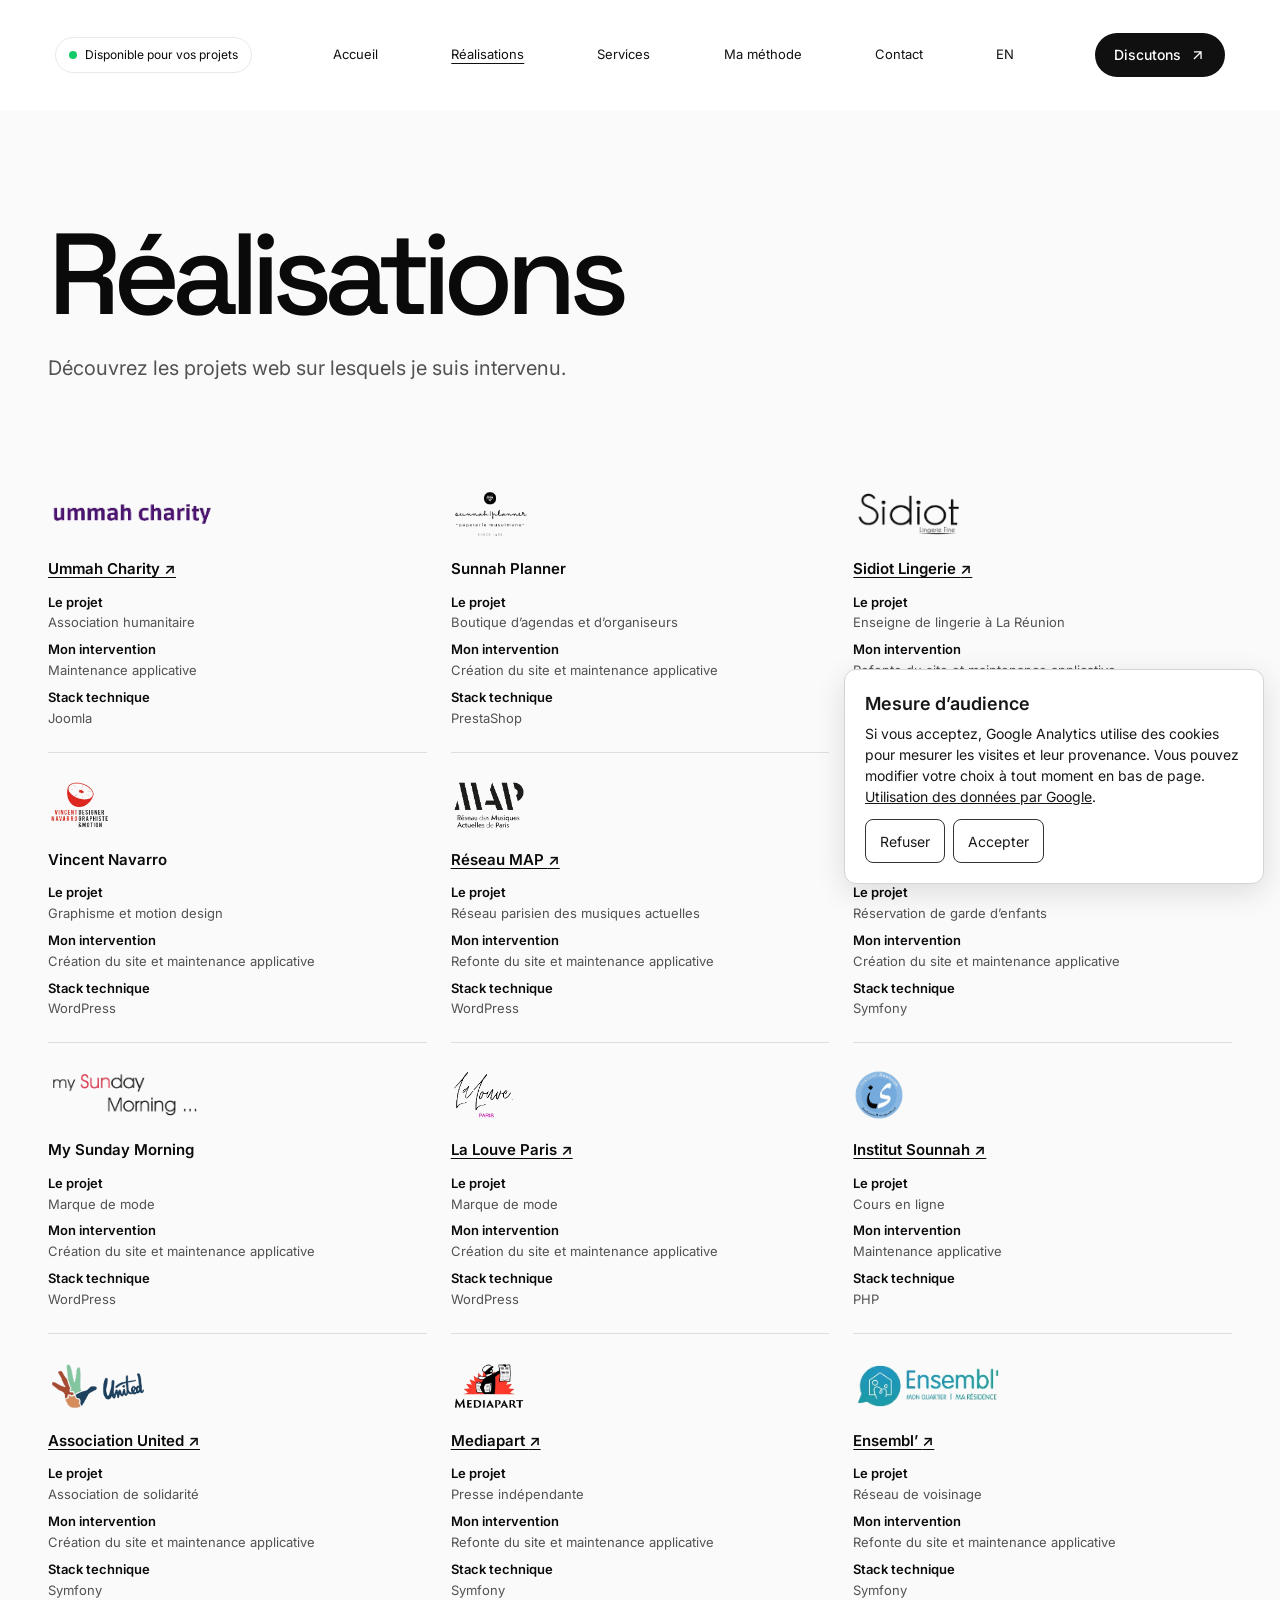
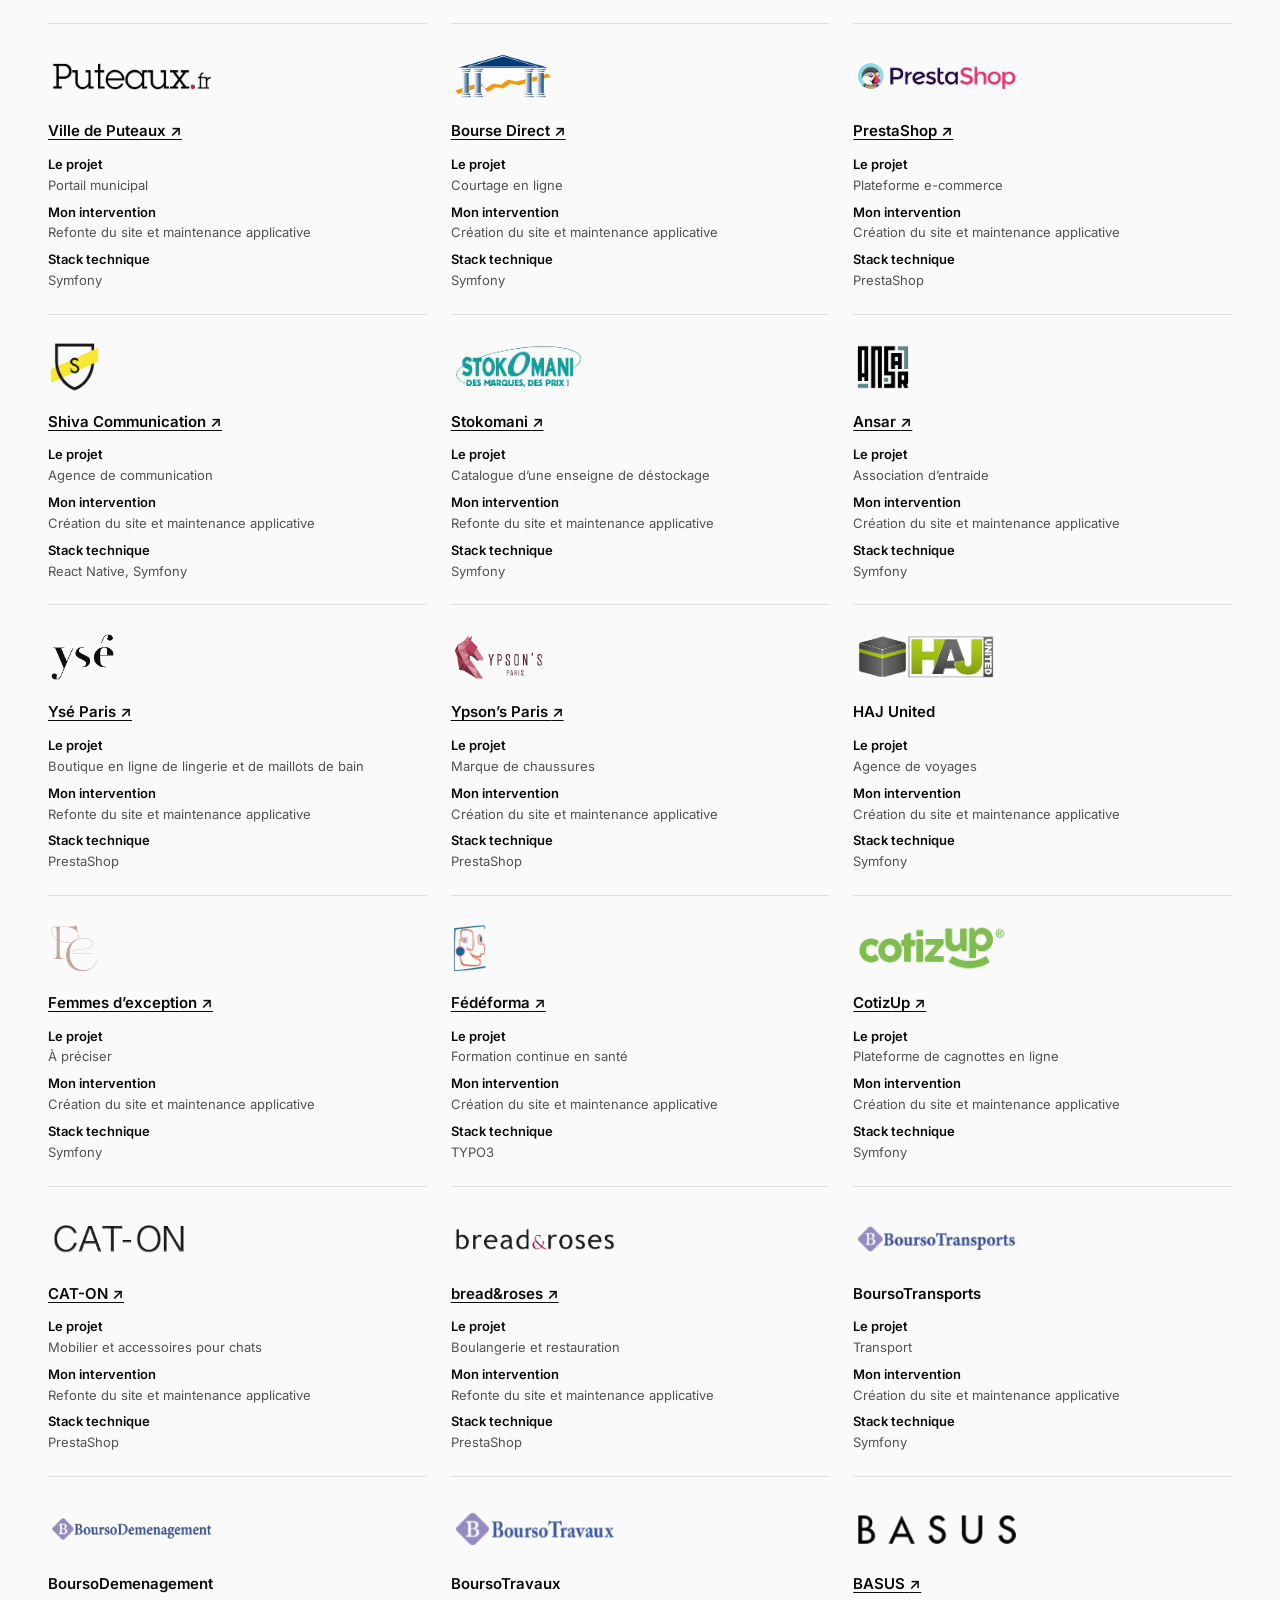
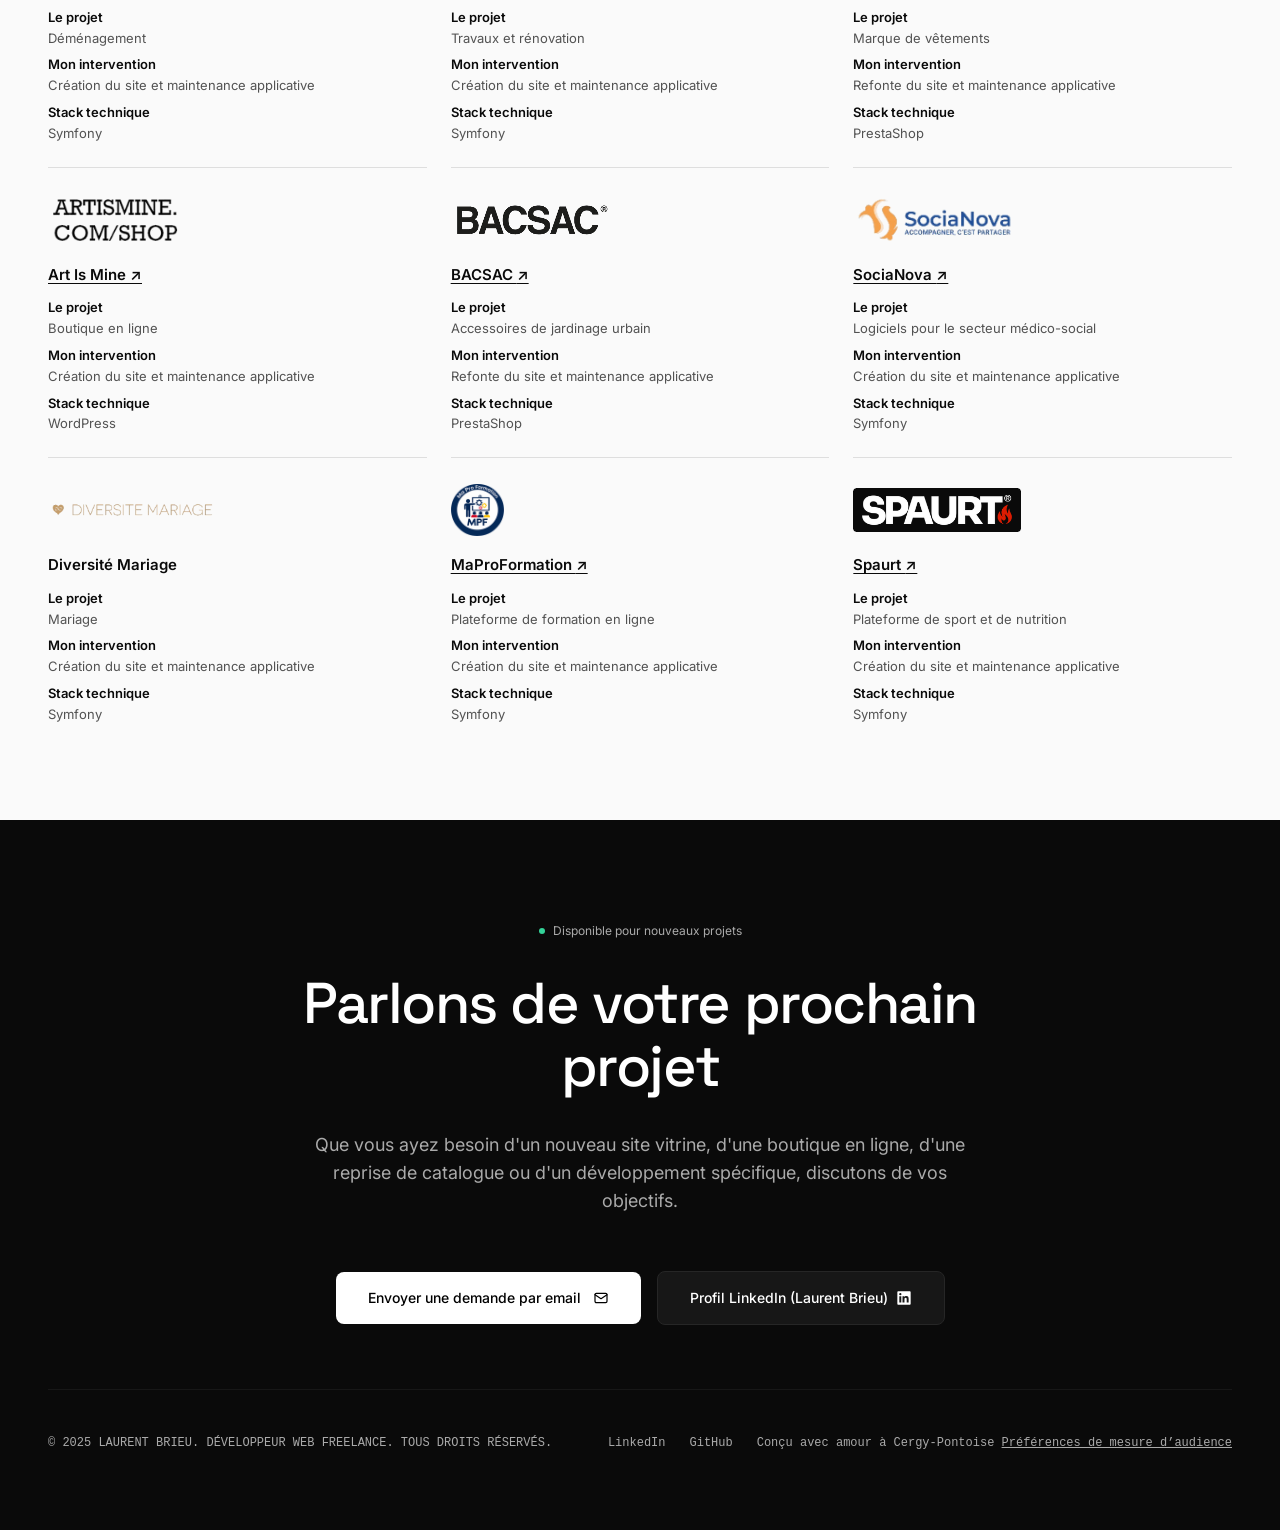
<file: realisations/index.html>
<!DOCTYPE html>

<html class="scroll-smooth" lang="fr"><head>
<meta charset="utf-8"/>
<meta name="description" content="Découvrez les réalisations de Laurent Brieu. Création de boutiques en ligne, refonte de catalogues, plateformes Symfony et développements sur mesure.">
<link rel="canonical" href="https://laurentbrieu.github.io/realisations/">
<link rel="alternate" hreflang="fr" href="https://laurentbrieu.github.io/realisations/">
<link rel="alternate" hreflang="en" href="https://laurentbrieu.github.io/en/work/">

<meta content="width=device-width, initial-scale=1.0" name="viewport"/>
<title>Réalisations — Laurent Brieu</title>
<!-- Google Fonts: Space Grotesk & Inter -->
<link href="https://fonts.googleapis.com" rel="preconnect"/>
<link crossorigin="" href="https://fonts.gstatic.com" rel="preconnect"/>
<link href="https://fonts.googleapis.com/css2?family=Inter:wght@400;500;600;700&amp;family=Space+Grotesk:wght@400;500;600;700&amp;display=swap" rel="stylesheet"/>
<!-- Tailwind CSS CDN -->


<!-- Custom Typography & Layout CSS -->

<!-- Custom Animations and Micro-interactions -->




<link rel="stylesheet" href="../assets/site-v2.css">
<link rel="alternate" hreflang="x-default" href="https://laurentbrieu.github.io/realisations/">
<meta property="og:type" content="website">
<meta property="og:title" content="Réalisations — Laurent Brieu">
<meta property="og:description" content="Découvrez les réalisations de Laurent Brieu. Création de boutiques en ligne, refonte de catalogues, plateformes Symfony et développements sur mesure.">
<meta property="og:url" content="https://laurentbrieu.github.io/realisations/">
<meta property="og:locale" content="fr_FR">
<meta property="og:image" content="https://laurentbrieu.github.io/assets/social-portrait.jpg">
<meta property="og:image:alt" content="Laurent Brieu">
<meta name="twitter:card" content="summary_large_image">
<script type="application/ld+json">{"@context":"https://schema.org","@type":"CollectionPage","name":"Réalisations","description":"Découvrez les réalisations de Laurent Brieu. Création de boutiques en ligne, refonte de catalogues, plateformes Symfony et développements sur mesure.","inLanguage":"fr","url":"https://laurentbrieu.github.io/realisations/","author":{"@id":"https://laurentbrieu.github.io/#laurent-brieu"}}</script>
<link rel="stylesheet" href="../assets/refinements.css?v=logos">
<link rel="stylesheet" href="../assets/audience.css">
<link rel="stylesheet" href="../assets/portfolio.css">
</head>
<body class="bg-[#FAFAFA] text-[#0A0A0A] font-sans antialiased selection:bg-black selection:text-white relative min-h-screen">
<!-- BEGIN: MainHeader -->
<header class="reference-header" data-purpose="site-header">
<div class="reference-nav">
<a class="availability" href="#contact"><span></span>Disponible pour vos projets</a>
<nav id="main-navigation" data-purpose="desktop-nav" aria-label="Navigation principale">
<a href="../">Accueil</a><a href="./" aria-current="page">Réalisations</a><a href="../#services">Services</a><a href="../#about">Ma méthode</a><a href="#contact">Contact</a><a href="../en/work/" lang="en" hreflang="en" data-project-language aria-label="English version">EN</a>
</nav>
<button class="mobile-menu-toggle" type="button" aria-expanded="false" aria-controls="main-navigation">Menu <svg viewBox="0 0 24 24" fill="none" stroke="currentColor" stroke-width="1.8" aria-hidden="true"><path d="M7 17 17 7M7 7h10v10"/></svg></button>
<a class="hero-cta nav-cta" href="#contact">Discutons <svg viewBox="0 0 24 24" fill="none" stroke="currentColor" stroke-width="1.8" aria-hidden="true"><path d="M7 17 17 7M7 7h10v10"/></svg></a>
</div></header>
<!-- END: MainHeader -->
<main>
<section class="portfolio-intro" aria-labelledby="portfolio-title">
  <h1 id="portfolio-title">Réalisations</h1>
  <p>Découvrez les projets web sur lesquels je suis intervenu.</p>
</section>
<div class="portfolio-catalogue" id="other-references-heading">
  <ul class="reference-list">
    <li>
      <div class="reference-logo"><img src="../assets/project-logos/ummah-charity.webp" alt="" width="187" height="34" loading="lazy" decoding="async"></div>
      <a class="reference-name" href="https://ummahcharity.org/">Ummah Charity <span aria-hidden="true">↗</span></a>
      <dl class="reference-details">
        <dt>Le projet</dt>
        <dd>Association humanitaire</dd>
        <dt>Mon intervention</dt>
        <dd>Maintenance applicative</dd>
        <dt>Stack technique</dt>
        <dd>Joomla</dd>
      </dl>
    </li>
    <li>
      <div class="reference-logo"><img src="../assets/project-logos/sunnah-planner.webp" alt="" width="124" height="80" loading="lazy" decoding="async"></div>
      <strong class="reference-name">Sunnah Planner</strong>
      <dl class="reference-details">
        <dt>Le projet</dt>
        <dd>Boutique d’agendas et d’organiseurs</dd>
        <dt>Mon intervention</dt>
        <dd>Création du site et maintenance applicative</dd>
        <dt>Stack technique</dt>
        <dd>PrestaShop</dd>
      </dl>
    </li>
    <li>
      <div class="reference-logo"><img src="../assets/project-logos/sidiot.webp" alt="" width="128" height="60" loading="lazy" decoding="async"></div>
      <a class="reference-name" href="https://www.sidiotlingerie.re/">Sidiot Lingerie <span aria-hidden="true">↗</span></a>
      <dl class="reference-details">
        <dt>Le projet</dt>
        <dd>Enseigne de lingerie à La Réunion</dd>
        <dt>Mon intervention</dt>
        <dd>Refonte du site et maintenance applicative</dd>
        <dt>Stack technique</dt>
        <dd>PrestaShop</dd>
      </dl>
    </li>
    <li>
      <div class="reference-logo"><img src="../assets/project-logos/vincent-navarro.webp" alt="" width="113" height="93" loading="lazy" decoding="async"></div>
      <strong class="reference-name">Vincent Navarro</strong>
      <dl class="reference-details">
        <dt>Le projet</dt>
        <dd>Graphisme et motion design</dd>
        <dt>Mon intervention</dt>
        <dd>Création du site et maintenance applicative</dd>
        <dt>Stack technique</dt>
        <dd>WordPress</dd>
      </dl>
    </li>
    <li>
      <div class="reference-logo"><img src="../assets/project-logos/reseau-map.webp" alt="" width="128" height="87" loading="lazy" decoding="async"></div>
      <a class="reference-name" href="https://www.reseau-map.fr/">Réseau MAP <span aria-hidden="true">↗</span></a>
      <dl class="reference-details">
        <dt>Le projet</dt>
        <dd>Réseau parisien des musiques actuelles</dd>
        <dt>Mon intervention</dt>
        <dd>Refonte du site et maintenance applicative</dd>
        <dt>Stack technique</dt>
        <dd>WordPress</dd>
      </dl>
    </li>
    <li id="nounou-decalee">
      <div class="reference-logo"><img src="../assets/project-logos/nounou-decalee.webp" alt="" width="196" height="58" loading="lazy" decoding="async"></div>
      <strong class="reference-name">Nounou Décalée</strong>
      <dl class="reference-details">
        <dt>Le projet</dt>
        <dd>Réservation de garde d’enfants</dd>
        <dt>Mon intervention</dt>
        <dd>Création du site et maintenance applicative</dd>
        <dt>Stack technique</dt>
        <dd>Symfony</dd>
      </dl>
    </li>
    <li>
      <div class="reference-logo"><img src="../assets/project-logos/my-sunday-morning.webp" alt="" width="178" height="60" loading="lazy" decoding="async"></div>
      <strong class="reference-name">My Sunday Morning</strong>
      <dl class="reference-details">
        <dt>Le projet</dt>
        <dd>Marque de mode</dd>
        <dt>Mon intervention</dt>
        <dd>Création du site et maintenance applicative</dd>
        <dt>Stack technique</dt>
        <dd>WordPress</dd>
      </dl>
    </li>
    <li>
      <div class="reference-logo"><img src="../assets/project-logos/la-louve.webp" alt="" width="122" height="97" loading="lazy" decoding="async"></div>
      <a class="reference-name" href="https://www.lalouveparis.com/">La Louve Paris <span aria-hidden="true">↗</span></a>
      <dl class="reference-details">
        <dt>Le projet</dt>
        <dd>Marque de mode</dd>
        <dt>Mon intervention</dt>
        <dd>Création du site et maintenance applicative</dd>
        <dt>Stack technique</dt>
        <dd>WordPress</dd>
      </dl>
    </li>
    <li>
      <div class="reference-logo"><img src="../assets/project-logos/institut-sounnah.webp" alt="" width="129" height="129" loading="lazy" decoding="async"></div>
      <a class="reference-name" href="https://www.institutsounnah.com/">Institut Sounnah <span aria-hidden="true">↗</span></a>
      <dl class="reference-details">
        <dt>Le projet</dt>
        <dd>Cours en ligne</dd>
        <dt>Mon intervention</dt>
        <dd>Maintenance applicative</dd>
        <dt>Stack technique</dt>
        <dd>PHP</dd>
      </dl>
    </li>
    <li>
      <div class="reference-logo"><img src="../assets/project-logos/association-united.webp" alt="" width="148" height="77" loading="lazy" decoding="async"></div>
      <a class="reference-name" href="https://www.asso-united.fr/">Association United <span aria-hidden="true">↗</span></a>
      <dl class="reference-details">
        <dt>Le projet</dt>
        <dd>Association de solidarité</dd>
        <dt>Mon intervention</dt>
        <dd>Création du site et maintenance applicative</dd>
        <dt>Stack technique</dt>
        <dd>Symfony</dd>
      </dl>
    </li>
    <li id="mediapart">
      <div class="reference-logo"><img src="../assets/project-logos/mediapart.webp" alt="" width="120" height="82" loading="lazy" decoding="async"></div>
      <a class="reference-name" href="https://www.mediapart.fr/">Mediapart <span aria-hidden="true">↗</span></a>
      <dl class="reference-details">
        <dt>Le projet</dt>
        <dd>Presse indépendante</dd>
        <dt>Mon intervention</dt>
        <dd>Refonte du site et maintenance applicative</dd>
        <dt>Stack technique</dt>
        <dd>Symfony</dd>
      </dl>
    </li>
    <li>
      <div class="reference-logo"><img src="../assets/project-logos/ensembl.webp" alt="" width="180" height="62" loading="lazy" decoding="async"></div>
      <a class="reference-name" href="https://www.ensembl.sbs/">Ensembl’ <span aria-hidden="true">↗</span></a>
      <dl class="reference-details">
        <dt>Le projet</dt>
        <dd>Réseau de voisinage</dd>
        <dt>Mon intervention</dt>
        <dd>Refonte du site et maintenance applicative</dd>
        <dt>Stack technique</dt>
        <dd>Symfony</dd>
      </dl>
    </li>
    <li>
      <div class="reference-logo"><img src="../assets/project-logos/puteaux.webp" alt="" width="215" height="44" loading="lazy" decoding="async"></div>
      <a class="reference-name" href="https://www.puteaux.fr/">Ville de Puteaux <span aria-hidden="true">↗</span></a>
      <dl class="reference-details">
        <dt>Le projet</dt>
        <dd>Portail municipal</dd>
        <dt>Mon intervention</dt>
        <dd>Refonte du site et maintenance applicative</dd>
        <dt>Stack technique</dt>
        <dd>Symfony</dd>
      </dl>
    </li>
    <li>
      <div class="reference-logo"><img src="../assets/project-logos/bourse-direct.webp" alt="" width="137" height="68" loading="lazy" decoding="async"></div>
      <a class="reference-name" href="https://www.boursedirect.fr/">Bourse Direct <span aria-hidden="true">↗</span></a>
      <dl class="reference-details">
        <dt>Le projet</dt>
        <dd>Courtage en ligne</dd>
        <dt>Mon intervention</dt>
        <dd>Création du site et maintenance applicative</dd>
        <dt>Stack technique</dt>
        <dd>Symfony</dd>
      </dl>
    </li>
    <li>
      <div class="reference-logo"><img src="../assets/project-logos/prestashop.webp" alt="" width="195" height="42" loading="lazy" decoding="async"></div>
      <a class="reference-name" href="https://prestashop.com/">PrestaShop <span aria-hidden="true">↗</span></a>
      <dl class="reference-details">
        <dt>Le projet</dt>
        <dd>Plateforme e-commerce</dd>
        <dt>Mon intervention</dt>
        <dd>Création du site et maintenance applicative</dd>
        <dt>Stack technique</dt>
        <dd>PrestaShop</dd>
      </dl>
    </li>
    <li>
      <div class="reference-logo"><img src="../assets/project-logos/shiva-communication.webp" alt="" width="124" height="122" loading="lazy" decoding="async"></div>
      <a class="reference-name" href="https://www.shivacom.fr/">Shiva Communication <span aria-hidden="true">↗</span></a>
      <dl class="reference-details">
        <dt>Le projet</dt>
        <dd>Agence de communication</dd>
        <dt>Mon intervention</dt>
        <dd>Création du site et maintenance applicative</dd>
        <dt>Stack technique</dt>
        <dd>React Native, Symfony</dd>
      </dl>
    </li>
    <li id="stokomani">
      <div class="reference-logo"><img src="../assets/project-logos/stokomani.webp" alt="" width="154" height="59" loading="lazy" decoding="async"></div>
      <a class="reference-name" href="https://www.stokomani.fr/">Stokomani <span aria-hidden="true">↗</span></a>
      <dl class="reference-details">
        <dt>Le projet</dt>
        <dd>Catalogue d’une enseigne de déstockage</dd>
        <dt>Mon intervention</dt>
        <dd>Refonte du site et maintenance applicative</dd>
        <dt>Stack technique</dt>
        <dd>Symfony</dd>
      </dl>
    </li>
    <li>
      <div class="reference-logo"><img src="../assets/project-logos/ansar.webp" alt="" width="75" height="65" loading="lazy" decoding="async"></div>
      <a class="reference-name" href="https://ansar.ong/">Ansar <span aria-hidden="true">↗</span></a>
      <dl class="reference-details">
        <dt>Le projet</dt>
        <dd>Association d’entraide</dd>
        <dt>Mon intervention</dt>
        <dd>Création du site et maintenance applicative</dd>
        <dt>Stack technique</dt>
        <dd>Symfony</dd>
      </dl>
    </li>
    <li id="yse-paris">
      <div class="reference-logo"><img src="../assets/project-logos/yse-paris.webp" alt="" width="113" height="85" loading="lazy" decoding="async"></div>
      <a class="reference-name" href="https://yse-paris.com/">Ysé Paris <span aria-hidden="true">↗</span></a>
      <dl class="reference-details">
        <dt>Le projet</dt>
        <dd>Boutique en ligne de lingerie et de maillots de bain</dd>
        <dt>Mon intervention</dt>
        <dd>Refonte du site et maintenance applicative</dd>
        <dt>Stack technique</dt>
        <dd>PrestaShop</dd>
      </dl>
    </li>
    <li>
      <div class="reference-logo"><img src="../assets/project-logos/ypsons.webp" alt="" width="145" height="79" loading="lazy" decoding="async"></div>
      <a class="reference-name" href="https://www.ypsons.fr/">Ypson’s Paris <span aria-hidden="true">↗</span></a>
      <dl class="reference-details">
        <dt>Le projet</dt>
        <dd>Marque de chaussures</dd>
        <dt>Mon intervention</dt>
        <dd>Création du site et maintenance applicative</dd>
        <dt>Stack technique</dt>
        <dd>PrestaShop</dd>
      </dl>
    </li>
    <li>
      <div class="reference-logo"><img src="../assets/project-logos/haj-united.webp" alt="" width="163" height="58" loading="lazy" decoding="async"></div>
      <strong class="reference-name">HAJ United</strong>
      <dl class="reference-details">
        <dt>Le projet</dt>
        <dd>Agence de voyages</dd>
        <dt>Mon intervention</dt>
        <dd>Création du site et maintenance applicative</dd>
        <dt>Stack technique</dt>
        <dd>Symfony</dd>
      </dl>
    </li>
    <li>
      <div class="reference-logo"><img src="../assets/project-logos/femmes-d-exception.webp" alt="" width="105" height="104" loading="lazy" decoding="async"></div>
      <a class="reference-name" href="https://femmesdexception.fr/">Femmes d’exception <span aria-hidden="true">↗</span></a>
      <dl class="reference-details">
        <dt>Le projet</dt>
        <dd>À préciser</dd>
        <dt>Mon intervention</dt>
        <dd>Création du site et maintenance applicative</dd>
        <dt>Stack technique</dt>
        <dd>Symfony</dd>
      </dl>
    </li>
    <li id="fedeforma">
      <div class="reference-logo"><img src="../assets/project-logos/fedeforma.webp" alt="" width="78" height="106" loading="lazy" decoding="async"></div>
      <a class="reference-name" href="https://www.fedeforma.fr/">Fédéforma <span aria-hidden="true">↗</span></a>
      <dl class="reference-details">
        <dt>Le projet</dt>
        <dd>Formation continue en santé</dd>
        <dt>Mon intervention</dt>
        <dd>Création du site et maintenance applicative</dd>
        <dt>Stack technique</dt>
        <dd>TYPO3</dd>
      </dl>
    </li>
    <li id="cotizup">
      <div class="reference-logo"><img src="../assets/project-logos/cotizup.webp" alt="" width="166" height="55" loading="lazy" decoding="async"></div>
      <a class="reference-name" href="https://www.cotizup.com/">CotizUp <span aria-hidden="true">↗</span></a>
      <dl class="reference-details">
        <dt>Le projet</dt>
        <dd>Plateforme de cagnottes en ligne</dd>
        <dt>Mon intervention</dt>
        <dd>Création du site et maintenance applicative</dd>
        <dt>Stack technique</dt>
        <dd>Symfony</dd>
      </dl>
    </li>
    <li>
      <div class="reference-logo"><img src="../assets/project-logos/cat-on.webp" alt="" width="142" height="40" loading="lazy" decoding="async"></div>
      <a class="reference-name" href="https://www.cat-on.fr/">CAT-ON <span aria-hidden="true">↗</span></a>
      <dl class="reference-details">
        <dt>Le projet</dt>
        <dd>Mobilier et accessoires pour chats</dd>
        <dt>Mon intervention</dt>
        <dd>Refonte du site et maintenance applicative</dd>
        <dt>Stack technique</dt>
        <dd>PrestaShop</dd>
      </dl>
    </li>
    <li>
      <div class="reference-logo"><img src="../assets/project-logos/bread-and-roses.webp" alt="" width="213" height="38" loading="lazy" decoding="async"></div>
      <a class="reference-name" href="https://www.breadandroses.fr/">bread&amp;roses <span aria-hidden="true">↗</span></a>
      <dl class="reference-details">
        <dt>Le projet</dt>
        <dd>Boulangerie et restauration</dd>
        <dt>Mon intervention</dt>
        <dd>Refonte du site et maintenance applicative</dd>
        <dt>Stack technique</dt>
        <dd>PrestaShop</dd>
      </dl>
    </li>
    <li>
      <div class="reference-logo"><img src="../assets/project-logos/bourso-transports.webp" alt="" width="192" height="41" loading="lazy" decoding="async"></div>
      <strong class="reference-name">BoursoTransports</strong>
      <dl class="reference-details">
        <dt>Le projet</dt>
        <dd>Transport</dd>
        <dt>Mon intervention</dt>
        <dd>Création du site et maintenance applicative</dd>
        <dt>Stack technique</dt>
        <dd>Symfony</dd>
      </dl>
    </li>
    <li>
      <div class="reference-logo"><img src="../assets/project-logos/bourso-demenagement.webp" alt="" width="232" height="41" loading="lazy" decoding="async"></div>
      <strong class="reference-name">BoursoDemenagement</strong>
      <dl class="reference-details">
        <dt>Le projet</dt>
        <dd>Déménagement</dd>
        <dt>Mon intervention</dt>
        <dd>Création du site et maintenance applicative</dd>
        <dt>Stack technique</dt>
        <dd>Symfony</dd>
      </dl>
    </li>
    <li>
      <div class="reference-logo"><img src="../assets/project-logos/bourso-travaux.webp" alt="" width="197" height="49" loading="lazy" decoding="async"></div>
      <strong class="reference-name">BoursoTravaux</strong>
      <dl class="reference-details">
        <dt>Le projet</dt>
        <dd>Travaux et rénovation</dd>
        <dt>Mon intervention</dt>
        <dd>Création du site et maintenance applicative</dd>
        <dt>Stack technique</dt>
        <dd>Symfony</dd>
      </dl>
    </li>
    <li>
      <div class="reference-logo"><img src="../assets/project-logos/basus.webp" alt="" width="194" height="45" loading="lazy" decoding="async"></div>
      <a class="reference-name" href="https://basus.fr/">BASUS <span aria-hidden="true">↗</span></a>
      <dl class="reference-details">
        <dt>Le projet</dt>
        <dd>Marque de vêtements</dd>
        <dt>Mon intervention</dt>
        <dd>Refonte du site et maintenance applicative</dd>
        <dt>Stack technique</dt>
        <dd>PrestaShop</dd>
      </dl>
    </li>
    <li>
      <div class="reference-logo"><img src="../assets/project-logos/art-is-mine.webp" alt="" width="160" height="62" loading="lazy" decoding="async"></div>
      <a class="reference-name" href="https://artismine.com/">Art Is Mine <span aria-hidden="true">↗</span></a>
      <dl class="reference-details">
        <dt>Le projet</dt>
        <dd>Boutique en ligne</dd>
        <dt>Mon intervention</dt>
        <dd>Création du site et maintenance applicative</dd>
        <dt>Stack technique</dt>
        <dd>WordPress</dd>
      </dl>
    </li>
    <li>
      <div class="reference-logo"><img src="../assets/project-logos/bacsac.webp" alt="" width="163" height="42" loading="lazy" decoding="async"></div>
      <a class="reference-name" href="https://bacsac.com/">BACSAC <span aria-hidden="true">↗</span></a>
      <dl class="reference-details">
        <dt>Le projet</dt>
        <dd>Accessoires de jardinage urbain</dd>
        <dt>Mon intervention</dt>
        <dd>Refonte du site et maintenance applicative</dd>
        <dt>Stack technique</dt>
        <dd>PrestaShop</dd>
      </dl>
    </li>
    <li>
      <div class="reference-logo"><img src="../assets/project-logos/socianova.webp" alt="" width="175" height="56" loading="lazy" decoding="async"></div>
      <a class="reference-name" href="https://www.socianova.com/">SociaNova <span aria-hidden="true">↗</span></a>
      <dl class="reference-details">
        <dt>Le projet</dt>
        <dd>Logiciels pour le secteur médico-social</dd>
        <dt>Mon intervention</dt>
        <dd>Création du site et maintenance applicative</dd>
        <dt>Stack technique</dt>
        <dd>Symfony</dd>
      </dl>
    </li>
    <li>
      <div class="reference-logo"><img src="../assets/project-logos/diversite-mariage.webp" alt="" width="246" height="29" loading="lazy" decoding="async"></div>
      <strong class="reference-name">Diversité Mariage</strong>
      <dl class="reference-details">
        <dt>Le projet</dt>
        <dd>Mariage</dd>
        <dt>Mon intervention</dt>
        <dd>Création du site et maintenance applicative</dd>
        <dt>Stack technique</dt>
        <dd>Symfony</dd>
      </dl>
    </li>
    <li id="maproformation">
      <div class="reference-logo"><img src="../assets/project-logos/maproformation.webp" alt="" width="112" height="110" loading="lazy" decoding="async"></div>
      <a class="reference-name" href="https://maproformation.fr/">MaProFormation <span aria-hidden="true">↗</span></a>
      <dl class="reference-details">
        <dt>Le projet</dt>
        <dd>Plateforme de formation en ligne</dd>
        <dt>Mon intervention</dt>
        <dd>Création du site et maintenance applicative</dd>
        <dt>Stack technique</dt>
        <dd>Symfony</dd>
      </dl>
    </li>
    <li id="spaurt">
      <div class="reference-logo"><img src="../assets/project-logos/spaurt.webp" alt="" width="322" height="85" loading="lazy" decoding="async"></div>
      <a class="reference-name" href="https://www.spaurt.com/">Spaurt <span aria-hidden="true">↗</span></a>
      <dl class="reference-details">
        <dt>Le projet</dt>
        <dd>Plateforme de sport et de nutrition</dd>
        <dt>Mon intervention</dt>
        <dd>Création du site et maintenance applicative</dd>
        <dt>Stack technique</dt>
        <dd>Symfony</dd>
      </dl>
    </li>
  </ul>
</div>
<!-- BEGIN: CallToActionFooterSection -->
<section class="pt-24 pb-16 bg-[#0A0A0A] text-white" data-purpose="contact-and-collab" id="contact">
<div class="max-w-[1440px] mx-auto px-6 lg:px-12">
<div class="max-w-4xl mx-auto text-center space-y-8">
<div class="inline-flex items-center gap-2 px-3 py-1 rounded-full bg-neutral-900 border border-neutral-800 text-xs font-mono uppercase tracking-widest text-neutral-400">
<span class="w-1.5 h-1.5 rounded-full bg-emerald-400"></span>
            Disponible pour nouveaux projets
          </div>
<h2 class="text-3xl sm:text-5xl lg:text-7xl font-grotesk font-black tracking-tighter leading-none">Parlons de votre prochain projet</h2>
<p class="text-neutral-400 text-base sm:text-lg max-w-2xl mx-auto font-normal">
            Que vous ayez besoin d'un nouveau site vitrine, d'une boutique en ligne, d'une reprise de catalogue ou d'un développement spécifique, discutons de vos objectifs.
          </p>
<div class="pt-6 flex flex-col sm:flex-row items-center justify-center gap-4">
<a class="w-full sm:w-auto inline-flex items-center justify-center gap-3 bg-white text-black hover:bg-neutral-200 text-sm font-semibold px-8 py-4 rounded-full transition-colors duration-200" href="mailto:laurentbrieu@gmail.com">
<span>Envoyer une demande par email</span><svg class="w-4 h-4" width="16" height="16" viewBox="0 0 24 24" fill="none" stroke="currentColor" stroke-width="1.8" stroke-linecap="round" stroke-linejoin="round" aria-hidden="true"><rect x="3" y="5" width="18" height="14" rx="2"/><path d="m3 7 9 6 9-6"/></svg>
</a>
<a class="w-full sm:w-auto inline-flex items-center justify-center gap-2 bg-neutral-900 hover:bg-neutral-800 text-white text-sm font-medium px-8 py-4 rounded-full border border-neutral-800 transition-colors" href="https://www.linkedin.com/in/laurentbrieu/" rel="noopener noreferrer" target="_blank">
<span>Profil LinkedIn (Laurent Brieu)</span><svg class="w-4 h-4" width="16" height="16" viewBox="0 0 24 24" fill="currentColor" aria-hidden="true"><path d="M20.45 2H3.55C2.69 2 2 2.68 2 3.52v16.96c0 .84.69 1.52 1.55 1.52h16.9c.86 0 1.55-.68 1.55-1.52V3.52C22 2.68 21.31 2 20.45 2ZM7.93 18.75H4.98V9.2h2.95v9.55ZM6.46 7.9a1.71 1.71 0 1 1 0-3.42 1.71 1.71 0 0 1 0 3.42ZM19 18.75h-2.95V14.1c0-1.11-.02-2.54-1.55-2.54-1.55 0-1.79 1.21-1.79 2.46v4.73H9.76V9.2h2.83v1.3h.04c.39-.74 1.36-1.52 2.79-1.52 2.99 0 3.54 1.97 3.54 4.53v5.24Z"/></svg>
</a>
</div>
</div>
<!-- Footer Bottom Links -->
<div class="mt-24 pt-8 border-t border-neutral-900 flex flex-col md:flex-row items-center justify-between gap-6 text-xs text-neutral-500 font-mono">
<div>
            © 2025 LAURENT BRIEU. DÉVELOPPEUR WEB FREELANCE. TOUS DROITS RÉSERVÉS.
          </div>
<div class="flex items-center gap-6">
<a class="hover:text-white transition-colors" href="https://www.linkedin.com/in/laurentbrieu/" rel="noopener noreferrer" target="_blank">LinkedIn</a>
<a class="hover:text-white transition-colors" href="https://github.com/laurentbrieu" rel="noopener noreferrer" target="_blank">GitHub</a>
</div>
<div>
            <span>Con&ccedil;u avec amour &agrave; Cergy-Pontoise</span>
            <button type="button" class="audience-preferences" id="audience-preferences" aria-expanded="false" aria-controls="audience-consent" hidden>Préférences de mesure d’audience</button>
          </div>
</div>
</div>
</section>
<!-- END: CallToActionFooterSection -->
</main>
<script src="../assets/navigation.js" defer></script>
<section class="audience-consent" id="audience-consent" aria-labelledby="audience-title" hidden>
  <h2 id="audience-title">Mesure d’audience</h2>
  <p>Si vous acceptez, Google Analytics utilise des cookies pour mesurer les visites et leur provenance. Vous pouvez modifier votre choix à tout moment en bas de page. <a href="https://policies.google.com/technologies/partner-sites?hl=fr">Utilisation des données par Google</a>.</p>
  <div class="audience-consent-actions">
    <button type="button" data-refuse>Refuser</button>
    <button type="button" data-accept>Accepter</button>
  </div>
</section>
<script src="../assets/audience.js" defer></script>
</body></html>
</file>
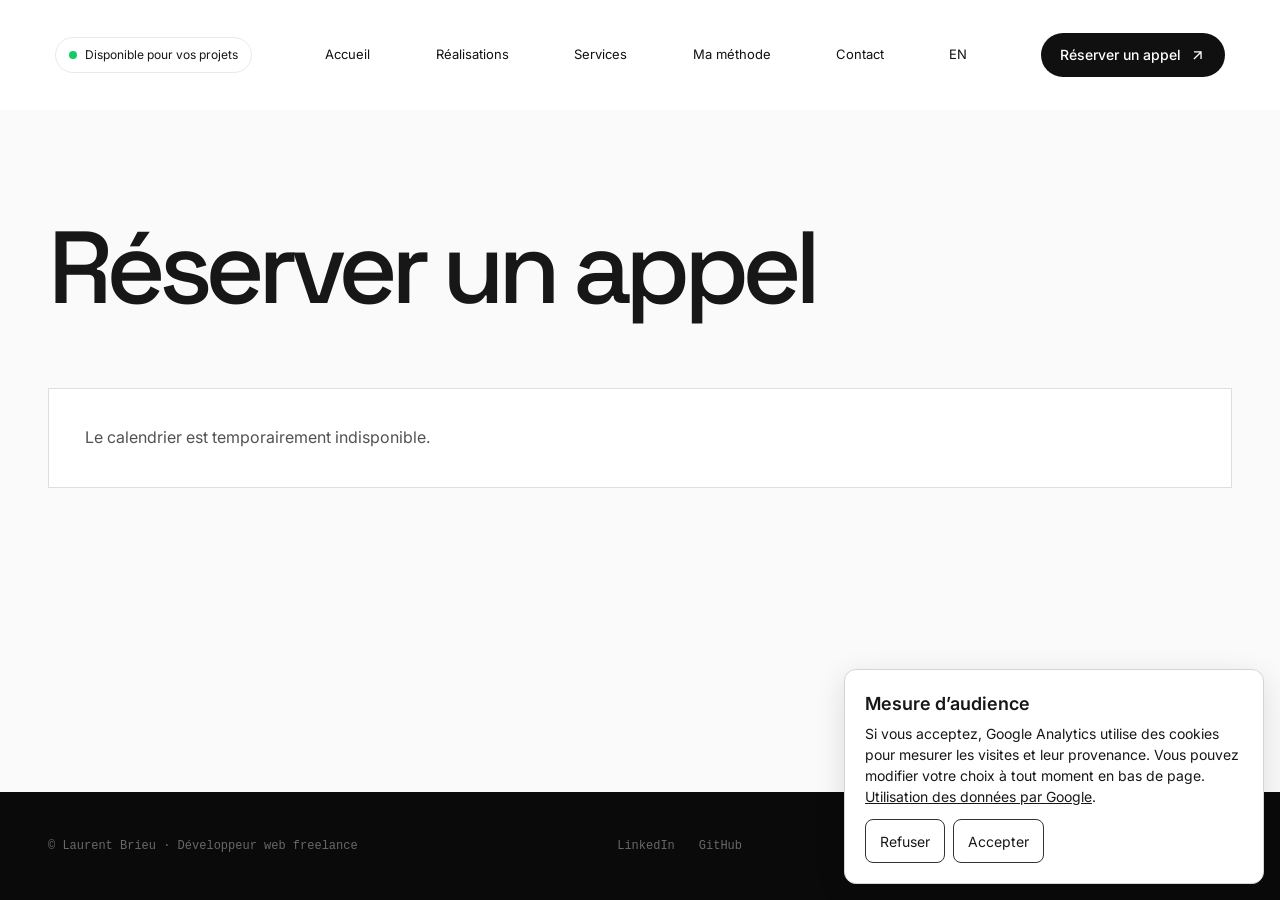
<file: rendez-vous/index.html>
<!doctype html>
<html class="scroll-smooth" lang="fr">
<head>
  <meta charset="utf-8">
  <meta name="viewport" content="width=device-width, initial-scale=1">
  <meta name="description" content="Réservez un appel avec Laurent Brieu pour parler de la création ou de la refonte de votre site web.">
  <title>Réserver un appel — Laurent Brieu</title>
  <link rel="icon" href="../favicon.ico">
  <link rel="canonical" href="https://laurentbrieu.github.io/rendez-vous/">
  <link rel="alternate" hreflang="fr" href="https://laurentbrieu.github.io/rendez-vous/">
  <link rel="alternate" hreflang="en" href="https://laurentbrieu.github.io/en/book-a-call/">
  <link rel="alternate" hreflang="x-default" href="https://laurentbrieu.github.io/rendez-vous/">
  <link rel="preconnect" href="https://fonts.googleapis.com">
  <link rel="preconnect" href="https://fonts.gstatic.com" crossorigin>
  <link rel="stylesheet" href="https://fonts.googleapis.com/css2?family=Inter:wght@400;500;600;700&amp;family=Space+Grotesk:wght@400;500;600;700&amp;display=swap">
  <link rel="stylesheet" href="../assets/site-v2.css">
  <link rel="stylesheet" href="../assets/refinements.css?v=logos">
  <link rel="stylesheet" href="../assets/portfolio.css">
  <link rel="stylesheet" href="../assets/rendez-vous.css">
  <link rel="stylesheet" href="../assets/audience.css">
</head>
<body class="booking-layout">
  <header class="reference-header" data-purpose="site-header">
    <div class="reference-nav">
      <a class="availability" href="../#contact"><span></span>Disponible pour vos projets</a>
      <nav id="main-navigation" data-purpose="desktop-nav" aria-label="Navigation principale">
        <a href="../">Accueil</a><a href="../realisations/">Réalisations</a><a href="../#services">Services</a><a href="../#about">Ma méthode</a><a href="../#contact">Contact</a><a href="../en/book-a-call/" lang="en" hreflang="en" aria-label="English version">EN</a>
      </nav>
      <button class="mobile-menu-toggle" type="button" aria-expanded="false" aria-controls="main-navigation">Menu <svg viewBox="0 0 24 24" fill="none" stroke="currentColor" stroke-width="1.8" aria-hidden="true"><path d="M7 17 17 7M7 7h10v10"/></svg></button>
      <a class="hero-cta nav-cta" href="#reservation">Réserver un appel <svg viewBox="0 0 24 24" fill="none" stroke="currentColor" stroke-width="1.8" aria-hidden="true"><path d="M7 17 17 7M7 7h10v10"/></svg></a>
    </div>
  </header>

  <main class="booking-page">
    <section class="portfolio-intro booking-intro" aria-labelledby="booking-title">
      <h1 id="booking-title">Réserver un appel</h1>
    </section>

    <section class="booking-reservation" id="reservation" aria-label="Calendrier de réservation">
      <div class="booking-widget" id="calendly-widget" data-frame-title="Réserver un appel avec Laurent Brieu sur Calendly" hidden></div>
      <p class="booking-fallback" id="calendly-fallback" role="status" hidden>Le calendrier est temporairement indisponible.</p>
    </section>
  </main>

  <footer class="booking-footer" data-purpose="contact-and-collab">
    <div class="booking-footer-content flex flex-wrap items-center justify-between gap-6 text-xs text-neutral-400 font-mono">
      <div>© Laurent Brieu · Développeur web freelance</div>
      <div class="flex items-center gap-6">
        <a class="hover:text-white transition-colors" href="https://www.linkedin.com/in/laurentbrieu/" rel="noopener noreferrer" target="_blank">LinkedIn</a>
        <a class="hover:text-white transition-colors" href="https://github.com/laurentbrieu" rel="noopener noreferrer" target="_blank">GitHub</a>
      </div>
      <button type="button" class="audience-preferences" id="audience-preferences" aria-expanded="false" aria-controls="audience-consent" hidden>Préférences de mesure d’audience</button>
    </div>
  </footer>

  <section class="audience-consent" id="audience-consent" aria-labelledby="audience-title" hidden>
    <h2 id="audience-title">Mesure d’audience</h2>
    <p>Si vous acceptez, Google Analytics utilise des cookies pour mesurer les visites et leur provenance. Vous pouvez modifier votre choix à tout moment en bas de page. <a href="https://policies.google.com/technologies/partner-sites?hl=fr">Utilisation des données par Google</a>.</p>
    <div class="audience-consent-actions">
      <button type="button" data-refuse>Refuser</button>
      <button type="button" data-accept>Accepter</button>
    </div>
  </section>
  <script src="../assets/navigation.js" defer></script>
  <script src="../assets/audience.js" defer></script>
  <script src="../assets/rendez-vous.js" defer></script>
</body>
</html>
</file>
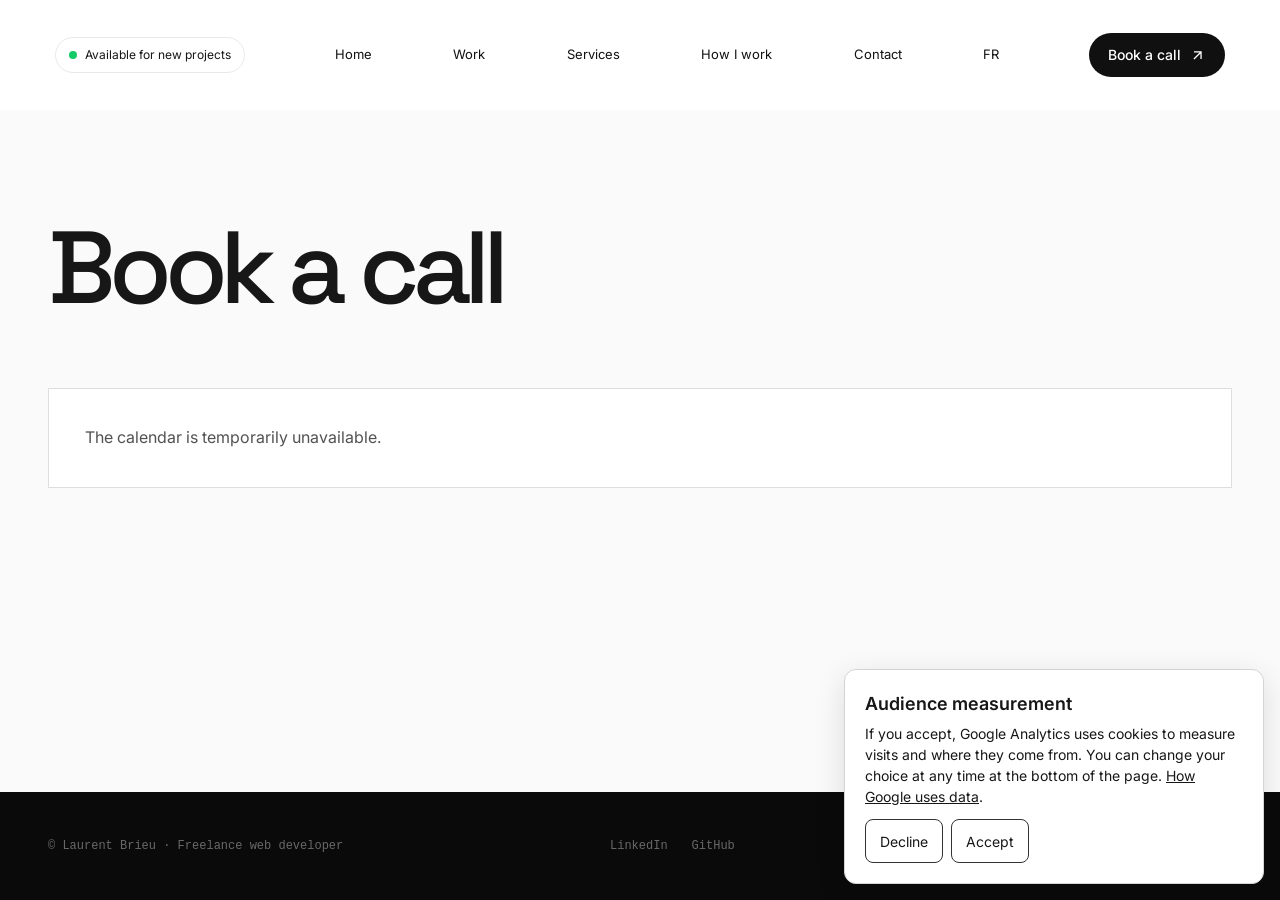
<file: en/book-a-call/index.html>
<!doctype html>
<html class="scroll-smooth" lang="en">
<head>
  <meta charset="utf-8">
  <meta name="viewport" content="width=device-width, initial-scale=1">
  <meta name="description" content="Book a call with Laurent Brieu to discuss building or redesigning your website.">
  <title>Book a call — Laurent Brieu</title>
  <link rel="icon" href="../../favicon.ico">
  <link rel="canonical" href="https://laurentbrieu.github.io/en/book-a-call/">
  <link rel="alternate" hreflang="fr" href="https://laurentbrieu.github.io/rendez-vous/">
  <link rel="alternate" hreflang="en" href="https://laurentbrieu.github.io/en/book-a-call/">
  <link rel="alternate" hreflang="x-default" href="https://laurentbrieu.github.io/rendez-vous/">
  <link rel="preconnect" href="https://fonts.googleapis.com">
  <link rel="preconnect" href="https://fonts.gstatic.com" crossorigin>
  <link rel="stylesheet" href="https://fonts.googleapis.com/css2?family=Inter:wght@400;500;600;700&amp;family=Space+Grotesk:wght@400;500;600;700&amp;display=swap">
  <link rel="stylesheet" href="../../assets/site-v2.css">
  <link rel="stylesheet" href="../../assets/refinements.css?v=logos">
  <link rel="stylesheet" href="../../assets/portfolio.css">
  <link rel="stylesheet" href="../../assets/rendez-vous.css">
  <link rel="stylesheet" href="../../assets/audience.css">
</head>
<body class="booking-layout">
  <header class="reference-header" data-purpose="site-header">
    <div class="reference-nav">
      <a class="availability" href="../#contact"><span></span>Available for new projects</a>
      <nav id="main-navigation" data-purpose="desktop-nav" aria-label="Main navigation">
        <a href="../">Home</a><a href="../work/">Work</a><a href="../#services">Services</a><a href="../#about">How I work</a><a href="../#contact">Contact</a><a href="../../rendez-vous/" lang="fr" hreflang="fr" aria-label="Version française">FR</a>
      </nav>
      <button class="mobile-menu-toggle" type="button" aria-expanded="false" aria-controls="main-navigation">Menu <svg viewBox="0 0 24 24" fill="none" stroke="currentColor" stroke-width="1.8" aria-hidden="true"><path d="M7 17 17 7M7 7h10v10"/></svg></button>
      <a class="hero-cta nav-cta" href="#reservation">Book a call <svg viewBox="0 0 24 24" fill="none" stroke="currentColor" stroke-width="1.8" aria-hidden="true"><path d="M7 17 17 7M7 7h10v10"/></svg></a>
    </div>
  </header>

  <main class="booking-page">
    <section class="portfolio-intro booking-intro" aria-labelledby="booking-title">
      <h1 id="booking-title">Book a call</h1>
    </section>

    <section class="booking-reservation" id="reservation" aria-label="Booking calendar">
      <div class="booking-widget" id="calendly-widget" data-frame-title="Book a call with Laurent Brieu on Calendly" hidden></div>
      <p class="booking-fallback" id="calendly-fallback" role="status" hidden>The calendar is temporarily unavailable.</p>
    </section>
  </main>

  <footer class="booking-footer" data-purpose="contact-and-collab">
    <div class="booking-footer-content flex flex-wrap items-center justify-between gap-6 text-xs text-neutral-400 font-mono">
      <div>© Laurent Brieu · Freelance web developer</div>
      <div class="flex items-center gap-6">
        <a class="hover:text-white transition-colors" href="https://www.linkedin.com/in/laurentbrieu/" rel="noopener noreferrer" target="_blank">LinkedIn</a>
        <a class="hover:text-white transition-colors" href="https://github.com/laurentbrieu" rel="noopener noreferrer" target="_blank">GitHub</a>
      </div>
      <button type="button" class="audience-preferences" id="audience-preferences" aria-expanded="false" aria-controls="audience-consent" hidden>Audience measurement preferences</button>
    </div>
  </footer>

  <section class="audience-consent" id="audience-consent" aria-labelledby="audience-title" hidden>
    <h2 id="audience-title">Audience measurement</h2>
    <p>If you accept, Google Analytics uses cookies to measure visits and where they come from. You can change your choice at any time at the bottom of the page. <a href="https://policies.google.com/technologies/partner-sites?hl=en">How Google uses data</a>.</p>
    <div class="audience-consent-actions">
      <button type="button" data-refuse>Decline</button>
      <button type="button" data-accept>Accept</button>
    </div>
  </section>
  <script src="../../assets/navigation.js" defer></script>
  <script src="../../assets/audience.js" defer></script>
  <script src="../../assets/rendez-vous.js" defer></script>
</body>
</html>
</file>
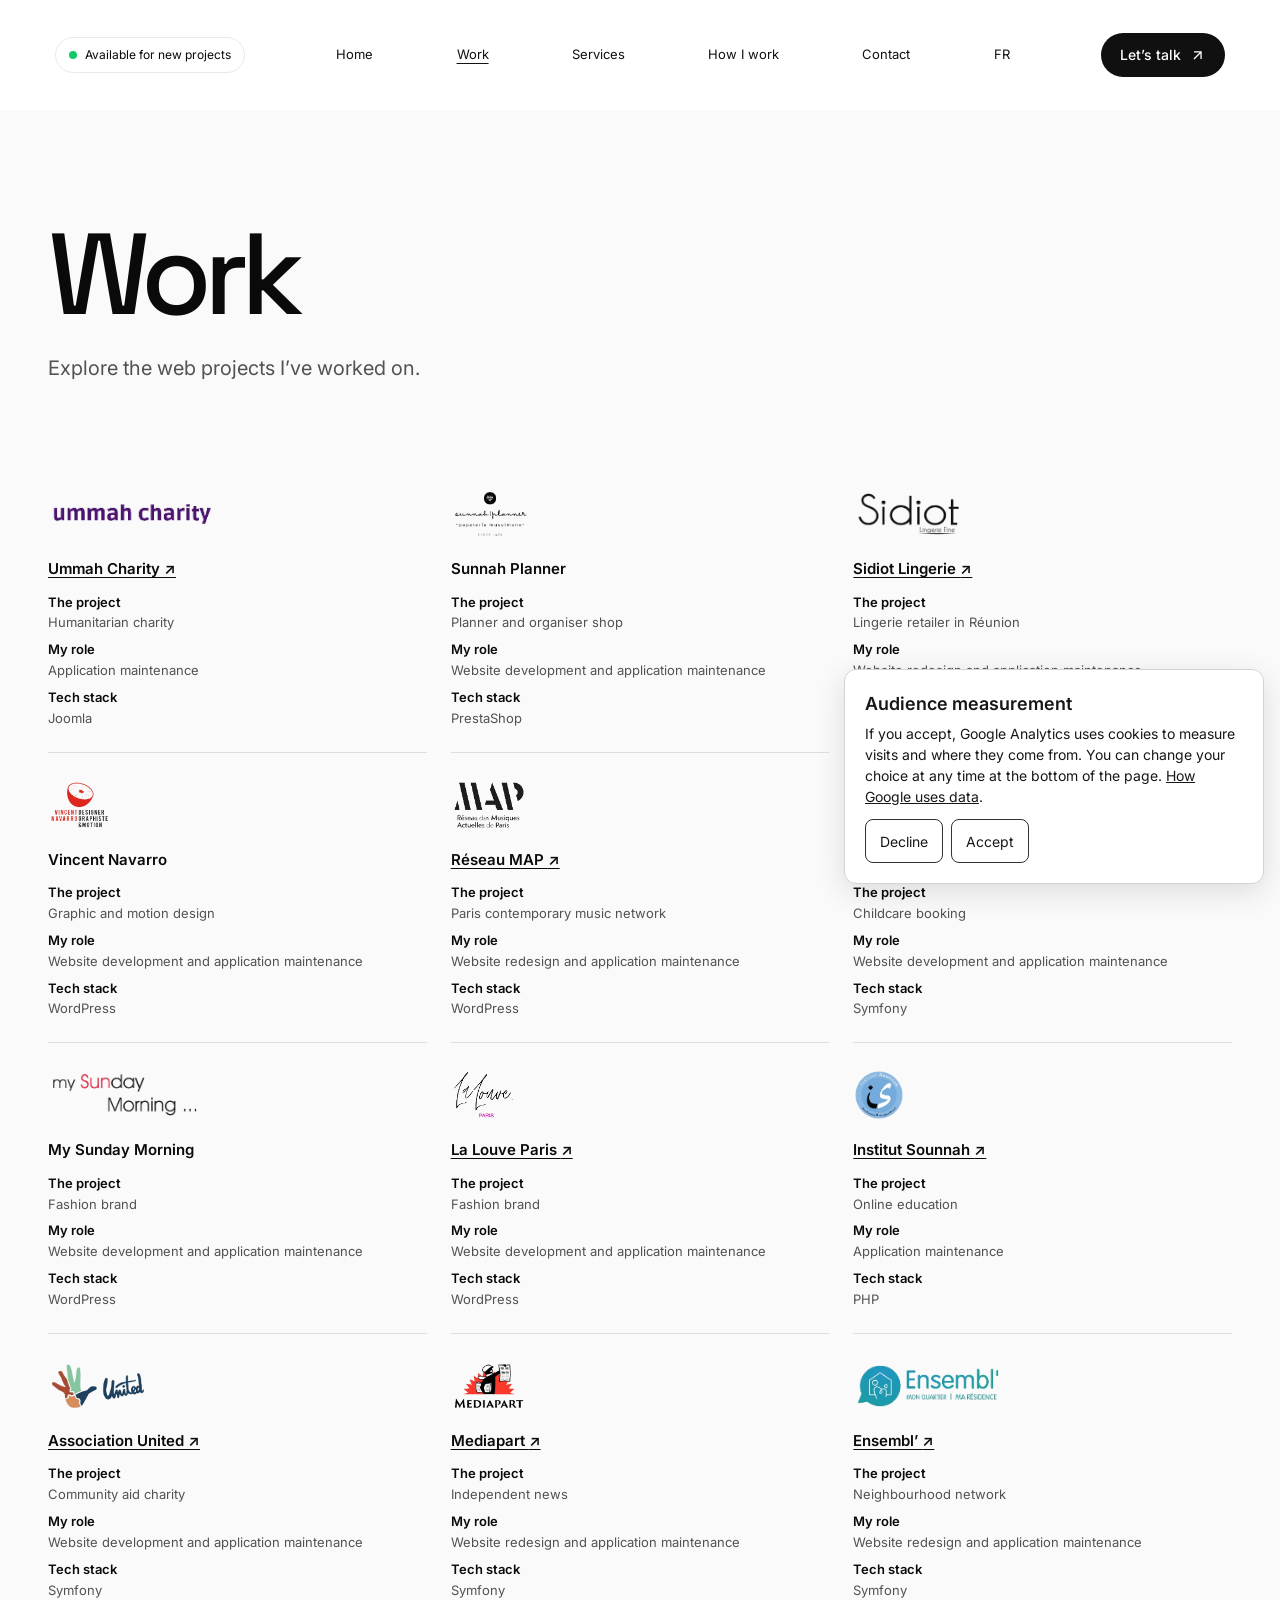
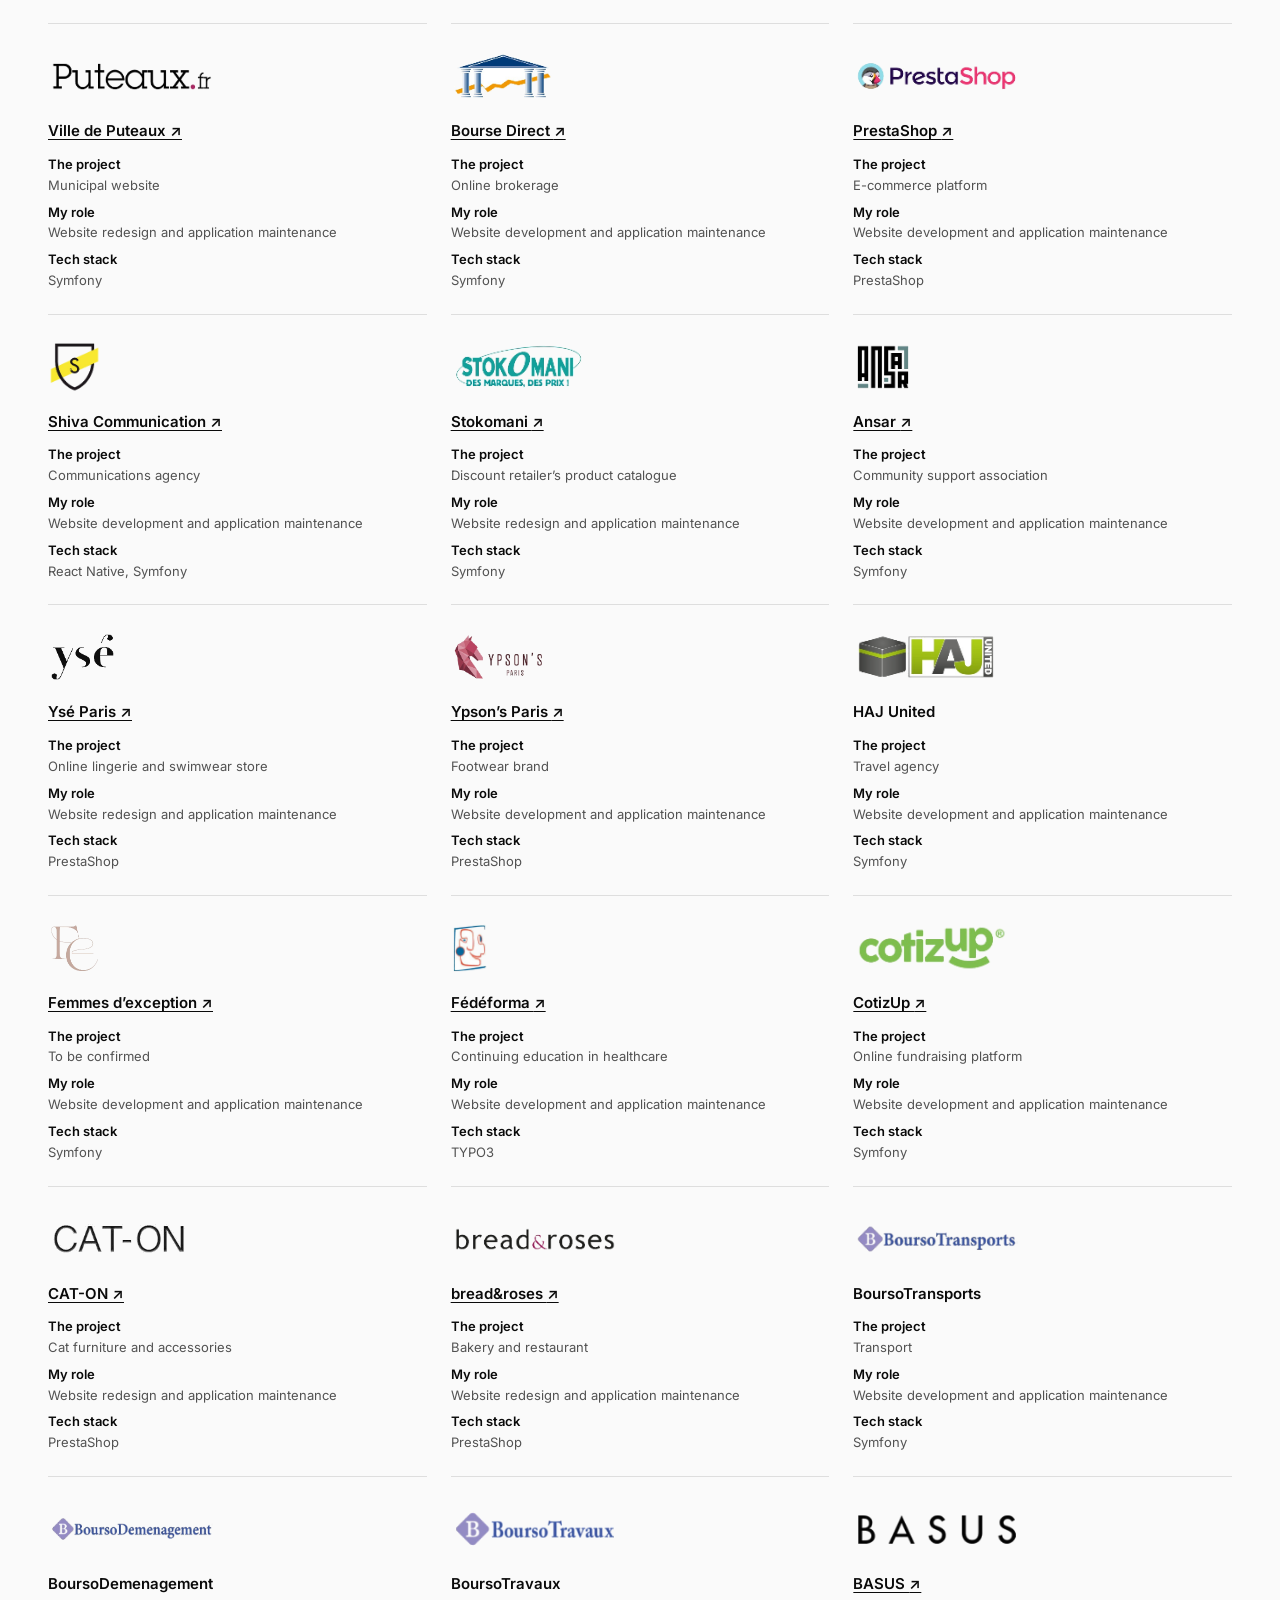
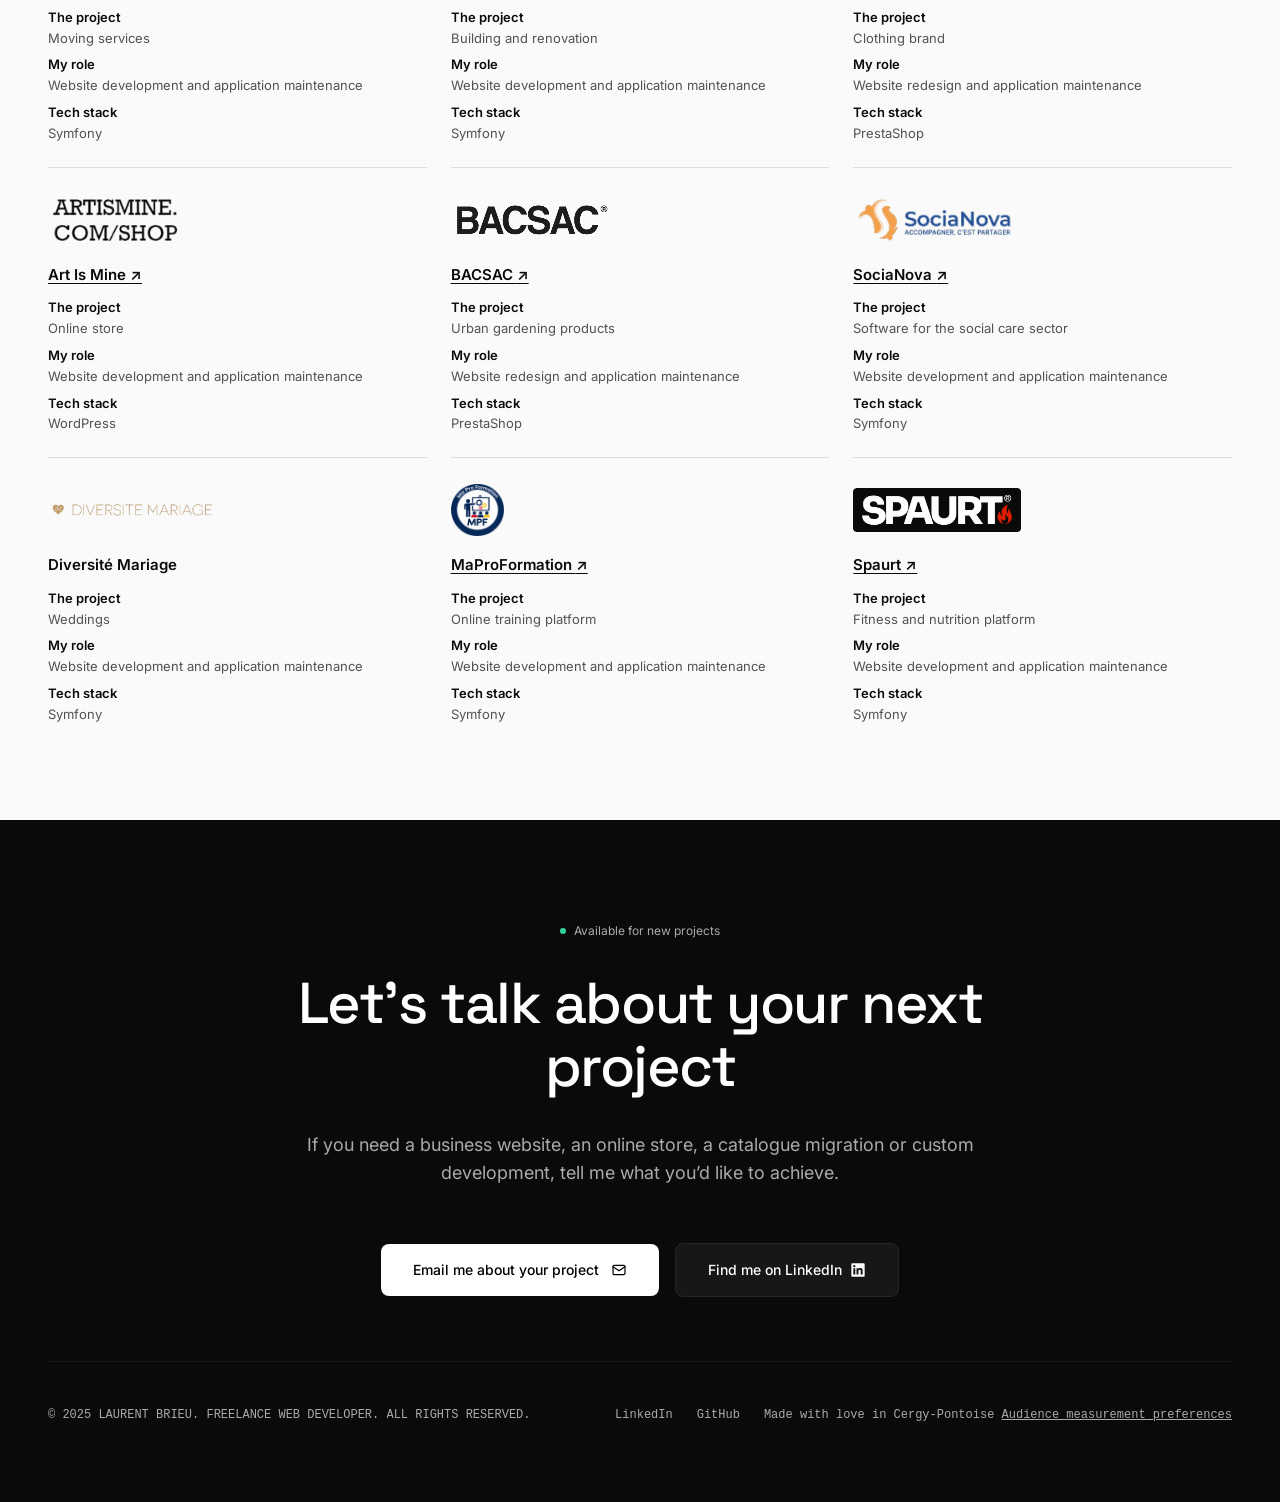
<file: en/work/index.html>
<!DOCTYPE html>

<html class="scroll-smooth" lang="en"><head>
<meta charset="utf-8"/>
<meta name="description" content="Explore Laurent Brieu’s work on online stores, catalogue migrations, Symfony platforms and custom web development.">
<link rel="canonical" href="https://laurentbrieu.github.io/en/work/">
<link rel="alternate" hreflang="fr" href="https://laurentbrieu.github.io/realisations/">
<link rel="alternate" hreflang="en" href="https://laurentbrieu.github.io/en/work/">

<meta content="width=device-width, initial-scale=1.0" name="viewport"/>
<title>Work — Laurent Brieu</title>
<!-- Google Fonts: Space Grotesk & Inter -->
<link href="https://fonts.googleapis.com" rel="preconnect"/>
<link crossorigin="" href="https://fonts.gstatic.com" rel="preconnect"/>
<link href="https://fonts.googleapis.com/css2?family=Inter:wght@400;500;600;700&amp;family=Space+Grotesk:wght@400;500;600;700&amp;display=swap" rel="stylesheet"/>
<!-- Tailwind CSS CDN -->


<!-- Custom Typography & Layout CSS -->

<!-- Custom Animations and Micro-interactions -->




<link rel="stylesheet" href="../../assets/site-v2.css">
<link rel="alternate" hreflang="x-default" href="https://laurentbrieu.github.io/realisations/">
<meta property="og:type" content="website">
<meta property="og:title" content="Work — Laurent Brieu">
<meta property="og:description" content="Explore Laurent Brieu’s work on online stores, catalogue migrations, Symfony platforms and custom web development.">
<meta property="og:url" content="https://laurentbrieu.github.io/en/work/">
<meta property="og:locale" content="en_GB">
<meta property="og:image" content="https://laurentbrieu.github.io/assets/social-portrait.jpg">
<meta property="og:image:alt" content="Laurent Brieu">
<meta name="twitter:card" content="summary_large_image">
<script type="application/ld+json">{"@context":"https://schema.org","@type":"CollectionPage","name":"Work","description":"Explore Laurent Brieu’s work on online stores, catalogue migrations, Symfony platforms and custom web development.","inLanguage":"en","url":"https://laurentbrieu.github.io/en/work/","author":{"@id":"https://laurentbrieu.github.io/#laurent-brieu"}}</script>
<link rel="stylesheet" href="../../assets/refinements.css?v=logos">
<link rel="stylesheet" href="../../assets/audience.css">
<link rel="stylesheet" href="../../assets/portfolio.css">
</head>
<body class="bg-[#FAFAFA] text-[#0A0A0A] font-sans antialiased selection:bg-black selection:text-white relative min-h-screen">
<!-- BEGIN: MainHeader -->
<header class="reference-header" data-purpose="site-header">
<div class="reference-nav">
<a class="availability" href="#contact"><span></span>Available for new projects</a>
<nav id="main-navigation" data-purpose="desktop-nav" aria-label="Main navigation">
<a href="../../en/">Home</a><a href="./" aria-current="page">Work</a><a href="../../en/#services">Services</a><a href="../../en/#about">How I work</a><a href="#contact">Contact</a><a href="../../realisations/" lang="fr" hreflang="fr" data-project-language aria-label="Version française">FR</a>
</nav>
<button class="mobile-menu-toggle" type="button" aria-expanded="false" aria-controls="main-navigation">Menu <svg viewBox="0 0 24 24" fill="none" stroke="currentColor" stroke-width="1.8" aria-hidden="true"><path d="M7 17 17 7M7 7h10v10"/></svg></button>
<a class="hero-cta nav-cta" href="#contact">Let’s talk <svg viewBox="0 0 24 24" fill="none" stroke="currentColor" stroke-width="1.8" aria-hidden="true"><path d="M7 17 17 7M7 7h10v10"/></svg></a>
</div></header>
<!-- END: MainHeader -->
<main>
<section class="portfolio-intro" aria-labelledby="portfolio-title">
  <h1 id="portfolio-title">Work</h1>
  <p>Explore the web projects I’ve worked on.</p>
</section>
<div class="portfolio-catalogue" id="other-references-heading">
  <ul class="reference-list">
    <li>
      <div class="reference-logo"><img src="../../assets/project-logos/ummah-charity.webp" alt="" width="187" height="34" loading="lazy" decoding="async"></div>
      <a class="reference-name" href="https://ummahcharity.org/">Ummah Charity <span aria-hidden="true">↗</span></a>
      <dl class="reference-details">
        <dt>The project</dt>
        <dd>Humanitarian charity</dd>
        <dt>My role</dt>
        <dd>Application maintenance</dd>
        <dt>Tech stack</dt>
        <dd>Joomla</dd>
      </dl>
    </li>
    <li>
      <div class="reference-logo"><img src="../../assets/project-logos/sunnah-planner.webp" alt="" width="124" height="80" loading="lazy" decoding="async"></div>
      <strong class="reference-name">Sunnah Planner</strong>
      <dl class="reference-details">
        <dt>The project</dt>
        <dd>Planner and organiser shop</dd>
        <dt>My role</dt>
        <dd>Website development and application maintenance</dd>
        <dt>Tech stack</dt>
        <dd>PrestaShop</dd>
      </dl>
    </li>
    <li>
      <div class="reference-logo"><img src="../../assets/project-logos/sidiot.webp" alt="" width="128" height="60" loading="lazy" decoding="async"></div>
      <a class="reference-name" href="https://www.sidiotlingerie.re/">Sidiot Lingerie <span aria-hidden="true">↗</span></a>
      <dl class="reference-details">
        <dt>The project</dt>
        <dd>Lingerie retailer in Réunion</dd>
        <dt>My role</dt>
        <dd>Website redesign and application maintenance</dd>
        <dt>Tech stack</dt>
        <dd>PrestaShop</dd>
      </dl>
    </li>
    <li>
      <div class="reference-logo"><img src="../../assets/project-logos/vincent-navarro.webp" alt="" width="113" height="93" loading="lazy" decoding="async"></div>
      <strong class="reference-name">Vincent Navarro</strong>
      <dl class="reference-details">
        <dt>The project</dt>
        <dd>Graphic and motion design</dd>
        <dt>My role</dt>
        <dd>Website development and application maintenance</dd>
        <dt>Tech stack</dt>
        <dd>WordPress</dd>
      </dl>
    </li>
    <li>
      <div class="reference-logo"><img src="../../assets/project-logos/reseau-map.webp" alt="" width="128" height="87" loading="lazy" decoding="async"></div>
      <a class="reference-name" href="https://www.reseau-map.fr/">Réseau MAP <span aria-hidden="true">↗</span></a>
      <dl class="reference-details">
        <dt>The project</dt>
        <dd>Paris contemporary music network</dd>
        <dt>My role</dt>
        <dd>Website redesign and application maintenance</dd>
        <dt>Tech stack</dt>
        <dd>WordPress</dd>
      </dl>
    </li>
    <li id="nounou-decalee">
      <div class="reference-logo"><img src="../../assets/project-logos/nounou-decalee.webp" alt="" width="196" height="58" loading="lazy" decoding="async"></div>
      <strong class="reference-name">Nounou Décalée</strong>
      <dl class="reference-details">
        <dt>The project</dt>
        <dd>Childcare booking</dd>
        <dt>My role</dt>
        <dd>Website development and application maintenance</dd>
        <dt>Tech stack</dt>
        <dd>Symfony</dd>
      </dl>
    </li>
    <li>
      <div class="reference-logo"><img src="../../assets/project-logos/my-sunday-morning.webp" alt="" width="178" height="60" loading="lazy" decoding="async"></div>
      <strong class="reference-name">My Sunday Morning</strong>
      <dl class="reference-details">
        <dt>The project</dt>
        <dd>Fashion brand</dd>
        <dt>My role</dt>
        <dd>Website development and application maintenance</dd>
        <dt>Tech stack</dt>
        <dd>WordPress</dd>
      </dl>
    </li>
    <li>
      <div class="reference-logo"><img src="../../assets/project-logos/la-louve.webp" alt="" width="122" height="97" loading="lazy" decoding="async"></div>
      <a class="reference-name" href="https://www.lalouveparis.com/">La Louve Paris <span aria-hidden="true">↗</span></a>
      <dl class="reference-details">
        <dt>The project</dt>
        <dd>Fashion brand</dd>
        <dt>My role</dt>
        <dd>Website development and application maintenance</dd>
        <dt>Tech stack</dt>
        <dd>WordPress</dd>
      </dl>
    </li>
    <li>
      <div class="reference-logo"><img src="../../assets/project-logos/institut-sounnah.webp" alt="" width="129" height="129" loading="lazy" decoding="async"></div>
      <a class="reference-name" href="https://www.institutsounnah.com/">Institut Sounnah <span aria-hidden="true">↗</span></a>
      <dl class="reference-details">
        <dt>The project</dt>
        <dd>Online education</dd>
        <dt>My role</dt>
        <dd>Application maintenance</dd>
        <dt>Tech stack</dt>
        <dd>PHP</dd>
      </dl>
    </li>
    <li>
      <div class="reference-logo"><img src="../../assets/project-logos/association-united.webp" alt="" width="148" height="77" loading="lazy" decoding="async"></div>
      <a class="reference-name" href="https://www.asso-united.fr/">Association United <span aria-hidden="true">↗</span></a>
      <dl class="reference-details">
        <dt>The project</dt>
        <dd>Community aid charity</dd>
        <dt>My role</dt>
        <dd>Website development and application maintenance</dd>
        <dt>Tech stack</dt>
        <dd>Symfony</dd>
      </dl>
    </li>
    <li id="mediapart">
      <div class="reference-logo"><img src="../../assets/project-logos/mediapart.webp" alt="" width="120" height="82" loading="lazy" decoding="async"></div>
      <a class="reference-name" href="https://www.mediapart.fr/">Mediapart <span aria-hidden="true">↗</span></a>
      <dl class="reference-details">
        <dt>The project</dt>
        <dd>Independent news</dd>
        <dt>My role</dt>
        <dd>Website redesign and application maintenance</dd>
        <dt>Tech stack</dt>
        <dd>Symfony</dd>
      </dl>
    </li>
    <li>
      <div class="reference-logo"><img src="../../assets/project-logos/ensembl.webp" alt="" width="180" height="62" loading="lazy" decoding="async"></div>
      <a class="reference-name" href="https://www.ensembl.sbs/">Ensembl’ <span aria-hidden="true">↗</span></a>
      <dl class="reference-details">
        <dt>The project</dt>
        <dd>Neighbourhood network</dd>
        <dt>My role</dt>
        <dd>Website redesign and application maintenance</dd>
        <dt>Tech stack</dt>
        <dd>Symfony</dd>
      </dl>
    </li>
    <li>
      <div class="reference-logo"><img src="../../assets/project-logos/puteaux.webp" alt="" width="215" height="44" loading="lazy" decoding="async"></div>
      <a class="reference-name" href="https://www.puteaux.fr/">Ville de Puteaux <span aria-hidden="true">↗</span></a>
      <dl class="reference-details">
        <dt>The project</dt>
        <dd>Municipal website</dd>
        <dt>My role</dt>
        <dd>Website redesign and application maintenance</dd>
        <dt>Tech stack</dt>
        <dd>Symfony</dd>
      </dl>
    </li>
    <li>
      <div class="reference-logo"><img src="../../assets/project-logos/bourse-direct.webp" alt="" width="137" height="68" loading="lazy" decoding="async"></div>
      <a class="reference-name" href="https://www.boursedirect.fr/">Bourse Direct <span aria-hidden="true">↗</span></a>
      <dl class="reference-details">
        <dt>The project</dt>
        <dd>Online brokerage</dd>
        <dt>My role</dt>
        <dd>Website development and application maintenance</dd>
        <dt>Tech stack</dt>
        <dd>Symfony</dd>
      </dl>
    </li>
    <li>
      <div class="reference-logo"><img src="../../assets/project-logos/prestashop.webp" alt="" width="195" height="42" loading="lazy" decoding="async"></div>
      <a class="reference-name" href="https://prestashop.com/">PrestaShop <span aria-hidden="true">↗</span></a>
      <dl class="reference-details">
        <dt>The project</dt>
        <dd>E-commerce platform</dd>
        <dt>My role</dt>
        <dd>Website development and application maintenance</dd>
        <dt>Tech stack</dt>
        <dd>PrestaShop</dd>
      </dl>
    </li>
    <li>
      <div class="reference-logo"><img src="../../assets/project-logos/shiva-communication.webp" alt="" width="124" height="122" loading="lazy" decoding="async"></div>
      <a class="reference-name" href="https://www.shivacom.fr/">Shiva Communication <span aria-hidden="true">↗</span></a>
      <dl class="reference-details">
        <dt>The project</dt>
        <dd>Communications agency</dd>
        <dt>My role</dt>
        <dd>Website development and application maintenance</dd>
        <dt>Tech stack</dt>
        <dd>React Native, Symfony</dd>
      </dl>
    </li>
    <li id="stokomani">
      <div class="reference-logo"><img src="../../assets/project-logos/stokomani.webp" alt="" width="154" height="59" loading="lazy" decoding="async"></div>
      <a class="reference-name" href="https://www.stokomani.fr/">Stokomani <span aria-hidden="true">↗</span></a>
      <dl class="reference-details">
        <dt>The project</dt>
        <dd>Discount retailer’s product catalogue</dd>
        <dt>My role</dt>
        <dd>Website redesign and application maintenance</dd>
        <dt>Tech stack</dt>
        <dd>Symfony</dd>
      </dl>
    </li>
    <li>
      <div class="reference-logo"><img src="../../assets/project-logos/ansar.webp" alt="" width="75" height="65" loading="lazy" decoding="async"></div>
      <a class="reference-name" href="https://ansar.ong/">Ansar <span aria-hidden="true">↗</span></a>
      <dl class="reference-details">
        <dt>The project</dt>
        <dd>Community support association</dd>
        <dt>My role</dt>
        <dd>Website development and application maintenance</dd>
        <dt>Tech stack</dt>
        <dd>Symfony</dd>
      </dl>
    </li>
    <li id="yse-paris">
      <div class="reference-logo"><img src="../../assets/project-logos/yse-paris.webp" alt="" width="113" height="85" loading="lazy" decoding="async"></div>
      <a class="reference-name" href="https://yse-paris.com/">Ysé Paris <span aria-hidden="true">↗</span></a>
      <dl class="reference-details">
        <dt>The project</dt>
        <dd>Online lingerie and swimwear store</dd>
        <dt>My role</dt>
        <dd>Website redesign and application maintenance</dd>
        <dt>Tech stack</dt>
        <dd>PrestaShop</dd>
      </dl>
    </li>
    <li>
      <div class="reference-logo"><img src="../../assets/project-logos/ypsons.webp" alt="" width="145" height="79" loading="lazy" decoding="async"></div>
      <a class="reference-name" href="https://www.ypsons.fr/">Ypson’s Paris <span aria-hidden="true">↗</span></a>
      <dl class="reference-details">
        <dt>The project</dt>
        <dd>Footwear brand</dd>
        <dt>My role</dt>
        <dd>Website development and application maintenance</dd>
        <dt>Tech stack</dt>
        <dd>PrestaShop</dd>
      </dl>
    </li>
    <li>
      <div class="reference-logo"><img src="../../assets/project-logos/haj-united.webp" alt="" width="163" height="58" loading="lazy" decoding="async"></div>
      <strong class="reference-name">HAJ United</strong>
      <dl class="reference-details">
        <dt>The project</dt>
        <dd>Travel agency</dd>
        <dt>My role</dt>
        <dd>Website development and application maintenance</dd>
        <dt>Tech stack</dt>
        <dd>Symfony</dd>
      </dl>
    </li>
    <li>
      <div class="reference-logo"><img src="../../assets/project-logos/femmes-d-exception.webp" alt="" width="105" height="104" loading="lazy" decoding="async"></div>
      <a class="reference-name" href="https://femmesdexception.fr/">Femmes d’exception <span aria-hidden="true">↗</span></a>
      <dl class="reference-details">
        <dt>The project</dt>
        <dd>To be confirmed</dd>
        <dt>My role</dt>
        <dd>Website development and application maintenance</dd>
        <dt>Tech stack</dt>
        <dd>Symfony</dd>
      </dl>
    </li>
    <li id="fedeforma">
      <div class="reference-logo"><img src="../../assets/project-logos/fedeforma.webp" alt="" width="78" height="106" loading="lazy" decoding="async"></div>
      <a class="reference-name" href="https://www.fedeforma.fr/">Fédéforma <span aria-hidden="true">↗</span></a>
      <dl class="reference-details">
        <dt>The project</dt>
        <dd>Continuing education in healthcare</dd>
        <dt>My role</dt>
        <dd>Website development and application maintenance</dd>
        <dt>Tech stack</dt>
        <dd>TYPO3</dd>
      </dl>
    </li>
    <li id="cotizup">
      <div class="reference-logo"><img src="../../assets/project-logos/cotizup.webp" alt="" width="166" height="55" loading="lazy" decoding="async"></div>
      <a class="reference-name" href="https://www.cotizup.com/">CotizUp <span aria-hidden="true">↗</span></a>
      <dl class="reference-details">
        <dt>The project</dt>
        <dd>Online fundraising platform</dd>
        <dt>My role</dt>
        <dd>Website development and application maintenance</dd>
        <dt>Tech stack</dt>
        <dd>Symfony</dd>
      </dl>
    </li>
    <li>
      <div class="reference-logo"><img src="../../assets/project-logos/cat-on.webp" alt="" width="142" height="40" loading="lazy" decoding="async"></div>
      <a class="reference-name" href="https://www.cat-on.fr/">CAT-ON <span aria-hidden="true">↗</span></a>
      <dl class="reference-details">
        <dt>The project</dt>
        <dd>Cat furniture and accessories</dd>
        <dt>My role</dt>
        <dd>Website redesign and application maintenance</dd>
        <dt>Tech stack</dt>
        <dd>PrestaShop</dd>
      </dl>
    </li>
    <li>
      <div class="reference-logo"><img src="../../assets/project-logos/bread-and-roses.webp" alt="" width="213" height="38" loading="lazy" decoding="async"></div>
      <a class="reference-name" href="https://www.breadandroses.fr/">bread&amp;roses <span aria-hidden="true">↗</span></a>
      <dl class="reference-details">
        <dt>The project</dt>
        <dd>Bakery and restaurant</dd>
        <dt>My role</dt>
        <dd>Website redesign and application maintenance</dd>
        <dt>Tech stack</dt>
        <dd>PrestaShop</dd>
      </dl>
    </li>
    <li>
      <div class="reference-logo"><img src="../../assets/project-logos/bourso-transports.webp" alt="" width="192" height="41" loading="lazy" decoding="async"></div>
      <strong class="reference-name">BoursoTransports</strong>
      <dl class="reference-details">
        <dt>The project</dt>
        <dd>Transport</dd>
        <dt>My role</dt>
        <dd>Website development and application maintenance</dd>
        <dt>Tech stack</dt>
        <dd>Symfony</dd>
      </dl>
    </li>
    <li>
      <div class="reference-logo"><img src="../../assets/project-logos/bourso-demenagement.webp" alt="" width="232" height="41" loading="lazy" decoding="async"></div>
      <strong class="reference-name">BoursoDemenagement</strong>
      <dl class="reference-details">
        <dt>The project</dt>
        <dd>Moving services</dd>
        <dt>My role</dt>
        <dd>Website development and application maintenance</dd>
        <dt>Tech stack</dt>
        <dd>Symfony</dd>
      </dl>
    </li>
    <li>
      <div class="reference-logo"><img src="../../assets/project-logos/bourso-travaux.webp" alt="" width="197" height="49" loading="lazy" decoding="async"></div>
      <strong class="reference-name">BoursoTravaux</strong>
      <dl class="reference-details">
        <dt>The project</dt>
        <dd>Building and renovation</dd>
        <dt>My role</dt>
        <dd>Website development and application maintenance</dd>
        <dt>Tech stack</dt>
        <dd>Symfony</dd>
      </dl>
    </li>
    <li>
      <div class="reference-logo"><img src="../../assets/project-logos/basus.webp" alt="" width="194" height="45" loading="lazy" decoding="async"></div>
      <a class="reference-name" href="https://basus.fr/">BASUS <span aria-hidden="true">↗</span></a>
      <dl class="reference-details">
        <dt>The project</dt>
        <dd>Clothing brand</dd>
        <dt>My role</dt>
        <dd>Website redesign and application maintenance</dd>
        <dt>Tech stack</dt>
        <dd>PrestaShop</dd>
      </dl>
    </li>
    <li>
      <div class="reference-logo"><img src="../../assets/project-logos/art-is-mine.webp" alt="" width="160" height="62" loading="lazy" decoding="async"></div>
      <a class="reference-name" href="https://artismine.com/">Art Is Mine <span aria-hidden="true">↗</span></a>
      <dl class="reference-details">
        <dt>The project</dt>
        <dd>Online store</dd>
        <dt>My role</dt>
        <dd>Website development and application maintenance</dd>
        <dt>Tech stack</dt>
        <dd>WordPress</dd>
      </dl>
    </li>
    <li>
      <div class="reference-logo"><img src="../../assets/project-logos/bacsac.webp" alt="" width="163" height="42" loading="lazy" decoding="async"></div>
      <a class="reference-name" href="https://bacsac.com/">BACSAC <span aria-hidden="true">↗</span></a>
      <dl class="reference-details">
        <dt>The project</dt>
        <dd>Urban gardening products</dd>
        <dt>My role</dt>
        <dd>Website redesign and application maintenance</dd>
        <dt>Tech stack</dt>
        <dd>PrestaShop</dd>
      </dl>
    </li>
    <li>
      <div class="reference-logo"><img src="../../assets/project-logos/socianova.webp" alt="" width="175" height="56" loading="lazy" decoding="async"></div>
      <a class="reference-name" href="https://www.socianova.com/">SociaNova <span aria-hidden="true">↗</span></a>
      <dl class="reference-details">
        <dt>The project</dt>
        <dd>Software for the social care sector</dd>
        <dt>My role</dt>
        <dd>Website development and application maintenance</dd>
        <dt>Tech stack</dt>
        <dd>Symfony</dd>
      </dl>
    </li>
    <li>
      <div class="reference-logo"><img src="../../assets/project-logos/diversite-mariage.webp" alt="" width="246" height="29" loading="lazy" decoding="async"></div>
      <strong class="reference-name">Diversité Mariage</strong>
      <dl class="reference-details">
        <dt>The project</dt>
        <dd>Weddings</dd>
        <dt>My role</dt>
        <dd>Website development and application maintenance</dd>
        <dt>Tech stack</dt>
        <dd>Symfony</dd>
      </dl>
    </li>
    <li id="maproformation">
      <div class="reference-logo"><img src="../../assets/project-logos/maproformation.webp" alt="" width="112" height="110" loading="lazy" decoding="async"></div>
      <a class="reference-name" href="https://maproformation.fr/">MaProFormation <span aria-hidden="true">↗</span></a>
      <dl class="reference-details">
        <dt>The project</dt>
        <dd>Online training platform</dd>
        <dt>My role</dt>
        <dd>Website development and application maintenance</dd>
        <dt>Tech stack</dt>
        <dd>Symfony</dd>
      </dl>
    </li>
    <li id="spaurt">
      <div class="reference-logo"><img src="../../assets/project-logos/spaurt.webp" alt="" width="322" height="85" loading="lazy" decoding="async"></div>
      <a class="reference-name" href="https://www.spaurt.com/">Spaurt <span aria-hidden="true">↗</span></a>
      <dl class="reference-details">
        <dt>The project</dt>
        <dd>Fitness and nutrition platform</dd>
        <dt>My role</dt>
        <dd>Website development and application maintenance</dd>
        <dt>Tech stack</dt>
        <dd>Symfony</dd>
      </dl>
    </li>
  </ul>
</div>
<!-- BEGIN: CallToActionFooterSection -->
<section class="pt-24 pb-16 bg-[#0A0A0A] text-white" data-purpose="contact-and-collab" id="contact">
<div class="max-w-[1440px] mx-auto px-6 lg:px-12">
<div class="max-w-4xl mx-auto text-center space-y-8">
<div class="inline-flex items-center gap-2 px-3 py-1 rounded-full bg-neutral-900 border border-neutral-800 text-xs font-mono uppercase tracking-widest text-neutral-400">
<span class="w-1.5 h-1.5 rounded-full bg-emerald-400"></span>
            Available for new projects
          </div>
<h2 class="text-3xl sm:text-5xl lg:text-7xl font-grotesk font-black tracking-tighter leading-none">Let’s talk about your next project</h2>
<p class="text-neutral-400 text-base sm:text-lg max-w-2xl mx-auto font-normal">
            If you need a business website, an online store, a catalogue migration or custom development, tell me what you’d like to achieve.
          </p>
<div class="pt-6 flex flex-col sm:flex-row items-center justify-center gap-4">
<a class="w-full sm:w-auto inline-flex items-center justify-center gap-3 bg-white text-black hover:bg-neutral-200 text-sm font-semibold px-8 py-4 rounded-full transition-colors duration-200" href="mailto:laurentbrieu@gmail.com">
<span>Email me about your project</span><svg class="w-4 h-4" width="16" height="16" viewBox="0 0 24 24" fill="none" stroke="currentColor" stroke-width="1.8" stroke-linecap="round" stroke-linejoin="round" aria-hidden="true"><rect x="3" y="5" width="18" height="14" rx="2"/><path d="m3 7 9 6 9-6"/></svg>
</a>
<a class="w-full sm:w-auto inline-flex items-center justify-center gap-2 bg-neutral-900 hover:bg-neutral-800 text-white text-sm font-medium px-8 py-4 rounded-full border border-neutral-800 transition-colors" href="https://www.linkedin.com/in/laurentbrieu/" rel="noopener noreferrer" target="_blank">
<span>Find me on LinkedIn</span><svg class="w-4 h-4" width="16" height="16" viewBox="0 0 24 24" fill="currentColor" aria-hidden="true"><path d="M20.45 2H3.55C2.69 2 2 2.68 2 3.52v16.96c0 .84.69 1.52 1.55 1.52h16.9c.86 0 1.55-.68 1.55-1.52V3.52C22 2.68 21.31 2 20.45 2ZM7.93 18.75H4.98V9.2h2.95v9.55ZM6.46 7.9a1.71 1.71 0 1 1 0-3.42 1.71 1.71 0 0 1 0 3.42ZM19 18.75h-2.95V14.1c0-1.11-.02-2.54-1.55-2.54-1.55 0-1.79 1.21-1.79 2.46v4.73H9.76V9.2h2.83v1.3h.04c.39-.74 1.36-1.52 2.79-1.52 2.99 0 3.54 1.97 3.54 4.53v5.24Z"/></svg>
</a>
</div>
</div>
<!-- Footer Bottom Links -->
<div class="mt-24 pt-8 border-t border-neutral-900 flex flex-col md:flex-row items-center justify-between gap-6 text-xs text-neutral-500 font-mono">
<div>
            © 2025 LAURENT BRIEU. FREELANCE WEB DEVELOPER. ALL RIGHTS RESERVED.
          </div>
<div class="flex items-center gap-6">
<a class="hover:text-white transition-colors" href="https://www.linkedin.com/in/laurentbrieu/" rel="noopener noreferrer" target="_blank">LinkedIn</a>
<a class="hover:text-white transition-colors" href="https://github.com/laurentbrieu" rel="noopener noreferrer" target="_blank">GitHub</a>
</div>
<div>
            <span>Made with love in Cergy-Pontoise</span>
            <button type="button" class="audience-preferences" id="audience-preferences" aria-expanded="false" aria-controls="audience-consent" hidden>Audience measurement preferences</button>
          </div>
</div>
</div>
</section>
<!-- END: CallToActionFooterSection -->
</main>
<script src="../../assets/navigation.js" defer></script>
<section class="audience-consent" id="audience-consent" aria-labelledby="audience-title" hidden>
  <h2 id="audience-title">Audience measurement</h2>
  <p>If you accept, Google Analytics uses cookies to measure visits and where they come from. You can change your choice at any time at the bottom of the page. <a href="https://policies.google.com/technologies/partner-sites?hl=en">How Google uses data</a>.</p>
  <div class="audience-consent-actions">
    <button type="button" data-refuse>Decline</button>
    <button type="button" data-accept>Accept</button>
  </div>
</section>
<script src="../../assets/audience.js" defer></script>
</body></html>
</file>
<file: assets/site-v2.css>
*, ::before, ::after{--tw-border-spacing-x:0;--tw-border-spacing-y:0;--tw-translate-x:0;--tw-translate-y:0;--tw-rotate:0;--tw-skew-x:0;--tw-skew-y:0;--tw-scale-x:1;--tw-scale-y:1;--tw-pan-x: ;--tw-pan-y: ;--tw-pinch-zoom: ;--tw-scroll-snap-strictness:proximity;--tw-gradient-from-position: ;--tw-gradient-via-position: ;--tw-gradient-to-position: ;--tw-ordinal: ;--tw-slashed-zero: ;--tw-numeric-figure: ;--tw-numeric-spacing: ;--tw-numeric-fraction: ;--tw-ring-inset: ;--tw-ring-offset-width:0px;--tw-ring-offset-color:#fff;--tw-ring-color:rgb(59 130 246 / 0.5);--tw-ring-offset-shadow:0 0 #0000;--tw-ring-shadow:0 0 #0000;--tw-shadow:0 0 #0000;--tw-shadow-colored:0 0 #0000;--tw-blur: ;--tw-brightness: ;--tw-contrast: ;--tw-grayscale: ;--tw-hue-rotate: ;--tw-invert: ;--tw-saturate: ;--tw-sepia: ;--tw-drop-shadow: ;--tw-backdrop-blur: ;--tw-backdrop-brightness: ;--tw-backdrop-contrast: ;--tw-backdrop-grayscale: ;--tw-backdrop-hue-rotate: ;--tw-backdrop-invert: ;--tw-backdrop-opacity: ;--tw-backdrop-saturate: ;--tw-backdrop-sepia: ;--tw-contain-size: ;--tw-contain-layout: ;--tw-contain-paint: ;--tw-contain-style: }::backdrop{--tw-border-spacing-x:0;--tw-border-spacing-y:0;--tw-translate-x:0;--tw-translate-y:0;--tw-rotate:0;--tw-skew-x:0;--tw-skew-y:0;--tw-scale-x:1;--tw-scale-y:1;--tw-pan-x: ;--tw-pan-y: ;--tw-pinch-zoom: ;--tw-scroll-snap-strictness:proximity;--tw-gradient-from-position: ;--tw-gradient-via-position: ;--tw-gradient-to-position: ;--tw-ordinal: ;--tw-slashed-zero: ;--tw-numeric-figure: ;--tw-numeric-spacing: ;--tw-numeric-fraction: ;--tw-ring-inset: ;--tw-ring-offset-width:0px;--tw-ring-offset-color:#fff;--tw-ring-color:rgb(59 130 246 / 0.5);--tw-ring-offset-shadow:0 0 #0000;--tw-ring-shadow:0 0 #0000;--tw-shadow:0 0 #0000;--tw-shadow-colored:0 0 #0000;--tw-blur: ;--tw-brightness: ;--tw-contrast: ;--tw-grayscale: ;--tw-hue-rotate: ;--tw-invert: ;--tw-saturate: ;--tw-sepia: ;--tw-drop-shadow: ;--tw-backdrop-blur: ;--tw-backdrop-brightness: ;--tw-backdrop-contrast: ;--tw-backdrop-grayscale: ;--tw-backdrop-hue-rotate: ;--tw-backdrop-invert: ;--tw-backdrop-opacity: ;--tw-backdrop-saturate: ;--tw-backdrop-sepia: ;--tw-contain-size: ;--tw-contain-layout: ;--tw-contain-paint: ;--tw-contain-style: }/* ! tailwindcss v3.4.17 | MIT License | https://tailwindcss.com */*,::after,::before{box-sizing:border-box;border-width:0;border-style:solid;border-color:#e5e7eb}::after,::before{--tw-content:''}:host,html{line-height:1.5;-webkit-text-size-adjust:100%;-moz-tab-size:4;tab-size:4;font-family:Inter, sans-serif;font-feature-settings:normal;font-variation-settings:normal;-webkit-tap-highlight-color:transparent}body{margin:0;line-height:inherit}hr{height:0;color:inherit;border-top-width:1px}abbr:where([title]){-webkit-text-decoration:underline dotted;text-decoration:underline dotted}h1,h2,h3,h4,h5,h6{font-size:inherit;font-weight:inherit}a{color:inherit;text-decoration:inherit}b,strong{font-weight:bolder}code,kbd,pre,samp{font-family:ui-monospace, SFMono-Regular, Menlo, Monaco, Consolas, "Liberation Mono", "Courier New", monospace;font-feature-settings:normal;font-variation-settings:normal;font-size:1em}small{font-size:80%}sub,sup{font-size:75%;line-height:0;position:relative;vertical-align:baseline}sub{bottom:-.25em}sup{top:-.5em}table{text-indent:0;border-color:inherit;border-collapse:collapse}button,input,optgroup,select,textarea{font-family:inherit;font-feature-settings:inherit;font-variation-settings:inherit;font-size:100%;font-weight:inherit;line-height:inherit;letter-spacing:inherit;color:inherit;margin:0;padding:0}button,select{text-transform:none}button,input:where([type=button]),input:where([type=reset]),input:where([type=submit]){-webkit-appearance:button;background-color:transparent;background-image:none}:-moz-focusring{outline:auto}:-moz-ui-invalid{box-shadow:none}progress{vertical-align:baseline}::-webkit-inner-spin-button,::-webkit-outer-spin-button{height:auto}[type=search]{-webkit-appearance:textfield;outline-offset:-2px}::-webkit-search-decoration{-webkit-appearance:none}::-webkit-file-upload-button{-webkit-appearance:button;font:inherit}summary{display:list-item}blockquote,dd,dl,figure,h1,h2,h3,h4,h5,h6,hr,p,pre{margin:0}fieldset{margin:0;padding:0}legend{padding:0}menu,ol,ul{list-style:none;margin:0;padding:0}dialog{padding:0}textarea{resize:vertical}input::placeholder,textarea::placeholder{opacity:1;color:#9ca3af}[role=button],button{cursor:pointer}:disabled{cursor:default}audio,canvas,embed,iframe,img,object,svg,video{display:block;vertical-align:middle}img,video{max-width:100%;height:auto}[hidden]:where(:not([hidden=until-found])){display:none}[type='text'],input:where(:not([type])),[type='email'],[type='url'],[type='password'],[type='number'],[type='date'],[type='datetime-local'],[type='month'],[type='search'],[type='tel'],[type='time'],[type='week'],[multiple],textarea,select{-webkit-appearance:none;appearance:none;background-color:#fff;border-color:#6b7280;border-width:1px;border-radius:0px;padding-top:0.5rem;padding-right:0.75rem;padding-bottom:0.5rem;padding-left:0.75rem;font-size:1rem;line-height:1.5rem;--tw-shadow:0 0 #0000;}[type='text']:focus, input:where(:not([type])):focus, [type='email']:focus, [type='url']:focus, [type='password']:focus, [type='number']:focus, [type='date']:focus, [type='datetime-local']:focus, [type='month']:focus, [type='search']:focus, [type='tel']:focus, [type='time']:focus, [type='week']:focus, [multiple]:focus, textarea:focus, select:focus{outline:2px solid transparent;outline-offset:2px;--tw-ring-inset:var(--tw-empty,/*!*/ /*!*/);--tw-ring-offset-width:0px;--tw-ring-offset-color:#fff;--tw-ring-color:#2563eb;--tw-ring-offset-shadow:var(--tw-ring-inset) 0 0 0 var(--tw-ring-offset-width) var(--tw-ring-offset-color);--tw-ring-shadow:var(--tw-ring-inset) 0 0 0 calc(1px + var(--tw-ring-offset-width)) var(--tw-ring-color);box-shadow:var(--tw-ring-offset-shadow), var(--tw-ring-shadow), var(--tw-shadow);border-color:#2563eb}input::placeholder,textarea::placeholder{color:#6b7280;opacity:1}::-webkit-datetime-edit-fields-wrapper{padding:0}::-webkit-date-and-time-value{min-height:1.5em;text-align:inherit}::-webkit-datetime-edit{display:inline-flex}::-webkit-datetime-edit,::-webkit-datetime-edit-year-field,::-webkit-datetime-edit-month-field,::-webkit-datetime-edit-day-field,::-webkit-datetime-edit-hour-field,::-webkit-datetime-edit-minute-field,::-webkit-datetime-edit-second-field,::-webkit-datetime-edit-millisecond-field,::-webkit-datetime-edit-meridiem-field{padding-top:0;padding-bottom:0}select{background-image:url("data:image/svg+xml,%3csvg xmlns='http://www.w3.org/2000/svg' fill='none' viewBox='0 0 20 20'%3e%3cpath stroke='%236b7280' stroke-linecap='round' stroke-linejoin='round' stroke-width='1.5' d='M6 8l4 4 4-4'/%3e%3c/svg%3e");background-position:right 0.5rem center;background-repeat:no-repeat;background-size:1.5em 1.5em;padding-right:2.5rem;print-color-adjust:exact}[multiple],[size]:where(select:not([size="1"])){background-image:initial;background-position:initial;background-repeat:unset;background-size:initial;padding-right:0.75rem;print-color-adjust:unset}[type='checkbox'],[type='radio']{-webkit-appearance:none;appearance:none;padding:0;print-color-adjust:exact;display:inline-block;vertical-align:middle;background-origin:border-box;-webkit-user-select:none;user-select:none;flex-shrink:0;height:1rem;width:1rem;color:#2563eb;background-color:#fff;border-color:#6b7280;border-width:1px;--tw-shadow:0 0 #0000}[type='checkbox']{border-radius:0px}[type='radio']{border-radius:100%}[type='checkbox']:focus,[type='radio']:focus{outline:2px solid transparent;outline-offset:2px;--tw-ring-inset:var(--tw-empty,/*!*/ /*!*/);--tw-ring-offset-width:2px;--tw-ring-offset-color:#fff;--tw-ring-color:#2563eb;--tw-ring-offset-shadow:var(--tw-ring-inset) 0 0 0 var(--tw-ring-offset-width) var(--tw-ring-offset-color);--tw-ring-shadow:var(--tw-ring-inset) 0 0 0 calc(2px + var(--tw-ring-offset-width)) var(--tw-ring-color);box-shadow:var(--tw-ring-offset-shadow), var(--tw-ring-shadow), var(--tw-shadow)}[type='checkbox']:checked,[type='radio']:checked{border-color:transparent;background-color:currentColor;background-size:100% 100%;background-position:center;background-repeat:no-repeat}[type='checkbox']:checked{background-image:url("data:image/svg+xml,%3csvg viewBox='0 0 16 16' fill='white' xmlns='http://www.w3.org/2000/svg'%3e%3cpath d='M12.207 4.793a1 1 0 010 1.414l-5 5a1 1 0 01-1.414 0l-2-2a1 1 0 011.414-1.414L6.5 9.086l4.293-4.293a1 1 0 011.414 0z'/%3e%3c/svg%3e");}@media (forced-colors: active) {[type='checkbox']:checked{-webkit-appearance:auto;appearance:auto}}[type='radio']:checked{background-image:url("data:image/svg+xml,%3csvg viewBox='0 0 16 16' fill='white' xmlns='http://www.w3.org/2000/svg'%3e%3ccircle cx='8' cy='8' r='3'/%3e%3c/svg%3e");}@media (forced-colors: active) {[type='radio']:checked{-webkit-appearance:auto;appearance:auto}}[type='checkbox']:checked:hover,[type='checkbox']:checked:focus,[type='radio']:checked:hover,[type='radio']:checked:focus{border-color:transparent;background-color:currentColor}[type='checkbox']:indeterminate{background-image:url("data:image/svg+xml,%3csvg xmlns='http://www.w3.org/2000/svg' fill='none' viewBox='0 0 16 16'%3e%3cpath stroke='white' stroke-linecap='round' stroke-linejoin='round' stroke-width='2' d='M4 8h8'/%3e%3c/svg%3e");border-color:transparent;background-color:currentColor;background-size:100% 100%;background-position:center;background-repeat:no-repeat;}@media (forced-colors: active) {[type='checkbox']:indeterminate{-webkit-appearance:auto;appearance:auto}}[type='checkbox']:indeterminate:hover,[type='checkbox']:indeterminate:focus{border-color:transparent;background-color:currentColor}[type='file']{background:unset;border-color:inherit;border-width:0;border-radius:0;padding:0;font-size:unset;line-height:inherit}[type='file']:focus{outline:1px solid ButtonText;outline:1px auto -webkit-focus-ring-color}.relative{position:relative}.mx-auto{margin-left:auto;margin-right:auto}.my-auto{margin-top:auto;margin-bottom:auto}.mb-2{margin-bottom:0.5rem}.ml-4{margin-left:1rem}.mt-0\.5{margin-top:0.125rem}.mt-1{margin-top:0.25rem}.mt-12{margin-top:3rem}.mt-2{margin-top:0.5rem}.mt-24{margin-top:6rem}.mt-3{margin-top:0.75rem}.mt-4{margin-top:1rem}.mt-5{margin-top:1.25rem}.mt-8{margin-top:2rem}.flex{display:flex}.inline-flex{display:inline-flex}.grid{display:grid}.aspect-\[16\/10\]{aspect-ratio:16/10}.h-1\.5{height:0.375rem}.h-12{height:3rem}.h-14{height:3.5rem}.h-16{height:4rem}.h-2{height:0.5rem}.h-4{height:1rem}.h-full{height:100%}.min-h-screen{min-height:100vh}.w-1\.5{width:0.375rem}.w-16{width:4rem}.w-2{width:0.5rem}.w-4{width:1rem}.w-4\/5{width:80%}.w-full{width:100%}.max-w-2xl{max-width:42rem}.max-w-4xl{max-width:56rem}.max-w-\[1440px\]{max-width:1440px}.max-w-md{max-width:28rem}.shrink-0{flex-shrink:0}.transform{transform:translate(var(--tw-translate-x), var(--tw-translate-y)) rotate(var(--tw-rotate)) skewX(var(--tw-skew-x)) skewY(var(--tw-skew-y)) scaleX(var(--tw-scale-x)) scaleY(var(--tw-scale-y))}.cursor-pointer{cursor:pointer}.select-none{-webkit-user-select:none;user-select:none}.grid-cols-1{grid-template-columns:repeat(1, minmax(0, 1fr))}.grid-cols-2{grid-template-columns:repeat(2, minmax(0, 1fr))}.flex-col{flex-direction:column}.flex-wrap{flex-wrap:wrap}.items-start{align-items:flex-start}.items-center{align-items:center}.justify-center{justify-content:center}.justify-between{justify-content:space-between}.gap-1{gap:0.25rem}.gap-10{gap:2.5rem}.gap-12{gap:3rem}.gap-2{gap:0.5rem}.gap-3{gap:0.75rem}.gap-4{gap:1rem}.gap-6{gap:1.5rem}.gap-8{gap:2rem}.space-y-1 > :not([hidden]) ~ :not([hidden]){--tw-space-y-reverse:0;margin-top:calc(0.25rem * calc(1 - var(--tw-space-y-reverse)));margin-bottom:calc(0.25rem * var(--tw-space-y-reverse))}.space-y-2 > :not([hidden]) ~ :not([hidden]){--tw-space-y-reverse:0;margin-top:calc(0.5rem * calc(1 - var(--tw-space-y-reverse)));margin-bottom:calc(0.5rem * var(--tw-space-y-reverse))}.space-y-2\.5 > :not([hidden]) ~ :not([hidden]){--tw-space-y-reverse:0;margin-top:calc(0.625rem * calc(1 - var(--tw-space-y-reverse)));margin-bottom:calc(0.625rem * var(--tw-space-y-reverse))}.space-y-3 > :not([hidden]) ~ :not([hidden]){--tw-space-y-reverse:0;margin-top:calc(0.75rem * calc(1 - var(--tw-space-y-reverse)));margin-bottom:calc(0.75rem * var(--tw-space-y-reverse))}.space-y-4 > :not([hidden]) ~ :not([hidden]){--tw-space-y-reverse:0;margin-top:calc(1rem * calc(1 - var(--tw-space-y-reverse)));margin-bottom:calc(1rem * var(--tw-space-y-reverse))}.space-y-8 > :not([hidden]) ~ :not([hidden]){--tw-space-y-reverse:0;margin-top:calc(2rem * calc(1 - var(--tw-space-y-reverse)));margin-bottom:calc(2rem * var(--tw-space-y-reverse))}.overflow-hidden{overflow:hidden}.scroll-smooth{scroll-behavior:smooth}.rounded{border-radius:0.25rem}.rounded-2xl{border-radius:1rem}.rounded-3xl{border-radius:1.5rem}.rounded-full{border-radius:9999px}.rounded-lg{border-radius:0.5rem}.rounded-xl{border-radius:0.75rem}.border{border-width:1px}.border-2{border-width:2px}.border-b{border-bottom-width:1px}.border-t{border-top-width:1px}.border-\[\#E8ECEF\]{--tw-border-opacity:1;border-color:rgb(232 236 239 / var(--tw-border-opacity, 1))}.border-\[\#ECECEC\]{--tw-border-opacity:1;border-color:rgb(236 236 236 / var(--tw-border-opacity, 1))}.border-black{--tw-border-opacity:1;border-color:rgb(0 0 0 / var(--tw-border-opacity, 1))}.border-neutral-100{--tw-border-opacity:1;border-color:rgb(245 245 245 / var(--tw-border-opacity, 1))}.border-neutral-200{--tw-border-opacity:1;border-color:rgb(229 229 229 / var(--tw-border-opacity, 1))}.border-neutral-200\/80{border-color:rgb(229 229 229 / 0.8)}.border-neutral-200\/90{border-color:rgb(229 229 229 / 0.9)}.border-neutral-700\/60{border-color:rgb(64 64 64 / 0.6)}.border-neutral-800{--tw-border-opacity:1;border-color:rgb(38 38 38 / var(--tw-border-opacity, 1))}.border-neutral-900{--tw-border-opacity:1;border-color:rgb(23 23 23 / var(--tw-border-opacity, 1))}.bg-\[\#0A0A0A\]{--tw-bg-opacity:1;background-color:rgb(10 10 10 / var(--tw-bg-opacity, 1))}.bg-\[\#111111\]{--tw-bg-opacity:1;background-color:rgb(17 17 17 / var(--tw-bg-opacity, 1))}.bg-\[\#E9EBEF\]{--tw-bg-opacity:1;background-color:rgb(233 235 239 / var(--tw-bg-opacity, 1))}.bg-\[\#EEF0F2\]{--tw-bg-opacity:1;background-color:rgb(238 240 242 / var(--tw-bg-opacity, 1))}.bg-\[\#F2F4F7\]{--tw-bg-opacity:1;background-color:rgb(242 244 247 / var(--tw-bg-opacity, 1))}.bg-\[\#FAFAFA\]{--tw-bg-opacity:1;background-color:rgb(250 250 250 / var(--tw-bg-opacity, 1))}.bg-black{--tw-bg-opacity:1;background-color:rgb(0 0 0 / var(--tw-bg-opacity, 1))}.bg-emerald-400{--tw-bg-opacity:1;background-color:rgb(52 211 153 / var(--tw-bg-opacity, 1))}.bg-emerald-500{--tw-bg-opacity:1;background-color:rgb(16 185 129 / var(--tw-bg-opacity, 1))}.bg-neutral-100{--tw-bg-opacity:1;background-color:rgb(245 245 245 / var(--tw-bg-opacity, 1))}.bg-neutral-50{--tw-bg-opacity:1;background-color:rgb(250 250 250 / var(--tw-bg-opacity, 1))}.bg-neutral-800{--tw-bg-opacity:1;background-color:rgb(38 38 38 / var(--tw-bg-opacity, 1))}.bg-neutral-900{--tw-bg-opacity:1;background-color:rgb(23 23 23 / var(--tw-bg-opacity, 1))}.bg-neutral-950{--tw-bg-opacity:1;background-color:rgb(10 10 10 / var(--tw-bg-opacity, 1))}.bg-white{--tw-bg-opacity:1;background-color:rgb(255 255 255 / var(--tw-bg-opacity, 1))}.p-2\.5{padding:0.625rem}.p-5{padding:1.25rem}.p-6{padding:1.5rem}.p-8{padding:2rem}.px-2{padding-left:0.5rem;padding-right:0.5rem}.px-3{padding-left:0.75rem;padding-right:0.75rem}.px-4{padding-left:1rem;padding-right:1rem}.px-6{padding-left:1.5rem;padding-right:1.5rem}.px-8{padding-left:2rem;padding-right:2rem}.py-0\.5{padding-top:0.125rem;padding-bottom:0.125rem}.py-1{padding-top:0.25rem;padding-bottom:0.25rem}.py-2{padding-top:0.5rem;padding-bottom:0.5rem}.py-20{padding-top:5rem;padding-bottom:5rem}.py-3{padding-top:0.75rem;padding-bottom:0.75rem}.py-4{padding-top:1rem;padding-bottom:1rem}.pb-12{padding-bottom:3rem}.pb-16{padding-bottom:4rem}.pb-2{padding-bottom:0.5rem}.pb-3{padding-bottom:0.75rem}.pt-1{padding-top:0.25rem}.pt-2{padding-top:0.5rem}.pt-24{padding-top:6rem}.pt-4{padding-top:1rem}.pt-6{padding-top:1.5rem}.pt-8{padding-top:2rem}.text-center{text-align:center}.text-right{text-align:right}.font-grotesk{font-family:"Space Grotesk", sans-serif}.font-mono{font-family:ui-monospace, SFMono-Regular, Menlo, Monaco, Consolas, "Liberation Mono", "Courier New", monospace}.font-sans{font-family:Inter, sans-serif}.font-serif{font-family:ui-serif, Georgia, Cambria, "Times New Roman", Times, serif}.text-2xl{font-size:1.5rem;line-height:2rem}.text-3xl{font-size:1.875rem;line-height:2.25rem}.text-\[10px\]{font-size:10px}.text-\[11px\]{font-size:11px}.text-base{font-size:1rem;line-height:1.5rem}.text-lg{font-size:1.125rem;line-height:1.75rem}.text-sm{font-size:0.875rem;line-height:1.25rem}.text-xl{font-size:1.25rem;line-height:1.75rem}.text-xs{font-size:0.75rem;line-height:1rem}.font-black{font-weight:900}.font-bold{font-weight:700}.font-medium{font-weight:500}.font-normal{font-weight:400}.font-semibold{font-weight:600}.uppercase{text-transform:uppercase}.leading-none{line-height:1}.leading-relaxed{line-height:1.625}.leading-snug{line-height:1.375}.tracking-tight{letter-spacing:-0.025em}.tracking-tighter{letter-spacing:-0.05em}.tracking-wide{letter-spacing:0.025em}.tracking-wider{letter-spacing:0.05em}.tracking-widest{letter-spacing:0.1em}.text-\[\#0A0A0A\]{--tw-text-opacity:1;color:rgb(10 10 10 / var(--tw-text-opacity, 1))}.text-black{--tw-text-opacity:1;color:rgb(0 0 0 / var(--tw-text-opacity, 1))}.text-emerald-400{--tw-text-opacity:1;color:rgb(52 211 153 / var(--tw-text-opacity, 1))}.text-neutral-200{--tw-text-opacity:1;color:rgb(229 229 229 / var(--tw-text-opacity, 1))}.text-neutral-300{--tw-text-opacity:1;color:rgb(212 212 212 / var(--tw-text-opacity, 1))}.text-neutral-400{--tw-text-opacity:1;color:rgb(163 163 163 / var(--tw-text-opacity, 1))}.text-neutral-500{--tw-text-opacity:1;color:rgb(115 115 115 / var(--tw-text-opacity, 1))}.text-neutral-600{--tw-text-opacity:1;color:rgb(82 82 82 / var(--tw-text-opacity, 1))}.text-neutral-700{--tw-text-opacity:1;color:rgb(64 64 64 / var(--tw-text-opacity, 1))}.text-neutral-800{--tw-text-opacity:1;color:rgb(38 38 38 / var(--tw-text-opacity, 1))}.text-neutral-900{--tw-text-opacity:1;color:rgb(23 23 23 / var(--tw-text-opacity, 1))}.text-white{--tw-text-opacity:1;color:rgb(255 255 255 / var(--tw-text-opacity, 1))}.underline{-webkit-text-decoration-line:underline;text-decoration-line:underline}.decoration-neutral-300{-webkit-text-decoration-color:#d4d4d4;text-decoration-color:#d4d4d4}.underline-offset-4{text-underline-offset:4px}.antialiased{-webkit-font-smoothing:antialiased;-moz-osx-font-smoothing:grayscale}.shadow-inner{--tw-shadow:inset 0 2px 4px 0 rgb(0 0 0 / 0.05);--tw-shadow-colored:inset 0 2px 4px 0 var(--tw-shadow-color);box-shadow:var(--tw-ring-offset-shadow, 0 0 #0000), var(--tw-ring-shadow, 0 0 #0000), var(--tw-shadow)}.shadow-sm{--tw-shadow:0 1px 2px 0 rgb(0 0 0 / 0.05);--tw-shadow-colored:0 1px 2px 0 var(--tw-shadow-color);box-shadow:var(--tw-ring-offset-shadow, 0 0 #0000), var(--tw-ring-shadow, 0 0 #0000), var(--tw-shadow)}.transition-all{transition-property:all;transition-timing-function:cubic-bezier(0.4, 0, 0.2, 1);transition-duration:150ms}.transition-colors{transition-property:color, background-color, border-color, fill, stroke, -webkit-text-decoration-color;transition-property:color, background-color, border-color, text-decoration-color, fill, stroke;transition-property:color, background-color, border-color, text-decoration-color, fill, stroke, -webkit-text-decoration-color;transition-timing-function:cubic-bezier(0.4, 0, 0.2, 1);transition-duration:150ms}.transition-transform{transition-property:transform;transition-timing-function:cubic-bezier(0.4, 0, 0.2, 1);transition-duration:150ms}.duration-200{transition-duration:200ms}.duration-300{transition-duration:300ms}.duration-500{transition-duration:500ms}.selection\:bg-black *::selection{--tw-bg-opacity:1;background-color:rgb(0 0 0 / var(--tw-bg-opacity, 1))}.selection\:text-white *::selection{--tw-text-opacity:1;color:rgb(255 255 255 / var(--tw-text-opacity, 1))}.selection\:bg-black::selection{--tw-bg-opacity:1;background-color:rgb(0 0 0 / var(--tw-bg-opacity, 1))}.selection\:text-white::selection{--tw-text-opacity:1;color:rgb(255 255 255 / var(--tw-text-opacity, 1))}.hover\:border-black:hover{--tw-border-opacity:1;border-color:rgb(0 0 0 / var(--tw-border-opacity, 1))}.hover\:bg-neutral-200:hover{--tw-bg-opacity:1;background-color:rgb(229 229 229 / var(--tw-bg-opacity, 1))}.hover\:bg-neutral-800:hover{--tw-bg-opacity:1;background-color:rgb(38 38 38 / var(--tw-bg-opacity, 1))}.hover\:text-white:hover{--tw-text-opacity:1;color:rgb(255 255 255 / var(--tw-text-opacity, 1))}.hover\:underline:hover{-webkit-text-decoration-line:underline;text-decoration-line:underline}.group:hover .group-hover\:translate-x-1{--tw-translate-x:0.25rem;transform:translate(var(--tw-translate-x), var(--tw-translate-y)) rotate(var(--tw-rotate)) skewX(var(--tw-skew-x)) skewY(var(--tw-skew-y)) scaleX(var(--tw-scale-x)) scaleY(var(--tw-scale-y))}.group:hover .group-hover\:scale-\[1\.02\]{--tw-scale-x:1.02;--tw-scale-y:1.02;transform:translate(var(--tw-translate-x), var(--tw-translate-y)) rotate(var(--tw-rotate)) skewX(var(--tw-skew-x)) skewY(var(--tw-skew-y)) scaleX(var(--tw-scale-x)) scaleY(var(--tw-scale-y))}.group:hover .group-hover\:border-neutral-400{--tw-border-opacity:1;border-color:rgb(163 163 163 / var(--tw-border-opacity, 1))}.group:hover .group-hover\:text-black{--tw-text-opacity:1;color:rgb(0 0 0 / var(--tw-text-opacity, 1))}.group:hover .group-hover\:underline{-webkit-text-decoration-line:underline;text-decoration-line:underline}.group:hover .group-hover\:shadow-xl{--tw-shadow:0 20px 25px -5px rgb(0 0 0 / 0.1), 0 8px 10px -6px rgb(0 0 0 / 0.1);--tw-shadow-colored:0 20px 25px -5px var(--tw-shadow-color), 0 8px 10px -6px var(--tw-shadow-color);box-shadow:var(--tw-ring-offset-shadow, 0 0 #0000), var(--tw-ring-shadow, 0 0 #0000), var(--tw-shadow)}@media (min-width: 640px){.sm\:w-auto{width:auto}.sm\:flex-row{flex-direction:row}.sm\:items-center{align-items:center}.sm\:text-3xl{font-size:1.875rem;line-height:2.25rem}.sm\:text-5xl{font-size:3rem;line-height:1}.sm\:text-lg{font-size:1.125rem;line-height:1.75rem}}@media (min-width: 768px){.md\:mt-0{margin-top:0px}.md\:grid-cols-2{grid-template-columns:repeat(2, minmax(0, 1fr))}.md\:flex-row{flex-direction:row}.md\:items-end{align-items:flex-end}.md\:items-center{align-items:center}.md\:p-8{padding:2rem}.md\:text-2xl{font-size:1.5rem;line-height:2rem}.md\:text-base{font-size:1rem;line-height:1.5rem}}@media (min-width: 1024px){.lg\:col-span-4{grid-column:span 4 / span 4}.lg\:col-span-8{grid-column:span 8 / span 8}.lg\:grid-cols-12{grid-template-columns:repeat(12, minmax(0, 1fr))}.lg\:gap-12{gap:3rem}.lg\:px-12{padding-left:3rem;padding-right:3rem}.lg\:py-28{padding-top:7rem;padding-bottom:7rem}.lg\:pl-6{padding-left:1.5rem}.lg\:text-4xl{font-size:2.25rem;line-height:2.5rem}.lg\:text-5xl{font-size:3rem;line-height:1}.lg\:text-7xl{font-size:4.5rem;line-height:1}.lg\:text-sm{font-size:0.875rem;line-height:1.25rem}}

    .font-grotesk {
      font-family: 'Space Grotesk', -apple-system, BlinkMacSystemFont, sans-serif;
    }
    .headline-giant {
      font-size: clamp(3.5rem, 11vw, 11.5rem);
      line-height: 0.88;
      letter-spacing: -0.06em;
    }
  

    @keyframes pulse-slow {
      0%, 100% { opacity: 1; transform: scale(1); }
      50% { opacity: 0.4; transform: scale(0.92); }
    }
    .animate-status-pulse {
      animation: pulse-slow 2.4s cubic-bezier(0.4, 0, 0.6, 1) infinite;
    }

    @keyframes marquee {
      0% { transform: translateX(0%); }
      100% { transform: translateX(-50%); }
    }
    .animate-marquee {
      display: flex;
      width: max-content;
      animation: marquee 30s linear infinite;
    }
    .animate-marquee:hover {
      animation-play-state: paused;
    }
  

/* Responsive refinements: keep intrinsic content readable at every width. */
html { scroll-padding-top: 6rem; }
body { min-width: 0; }
img, svg { max-width: 100%; }
main .grid > *, header .flex > *, article .flex > * { min-width: 0; }
a, button { touch-action: manipulation; }
a:focus-visible, button:focus-visible { outline: 2px solid #059669; outline-offset: 5px; }
.mobile-menu-toggle { display: none; }
[data-purpose="hero-section"] > div > .absolute > span {
  font-size: clamp(2rem, 12vw, 11.8rem);
}
[data-purpose="portfolio-work-showcase"] article > div:first-child {
  aspect-ratio: auto;
  min-height: 330px;
  padding: clamp(16px, 2.2vw, 32px);
}
[data-purpose="portfolio-work-showcase"] article > div:first-child > div {
  min-height: 266px;
  height: auto;
  gap: 12px;
}
[data-purpose="portfolio-work-showcase"] article .justify-between {
  flex-wrap: wrap;
  gap: 8px 12px;
}
[data-purpose="portfolio-work-showcase"] article .h-14,
[data-purpose="portfolio-work-showcase"] article .h-12 {
  height: auto;
  min-height: 48px;
  padding-top: 12px;
  padding-bottom: 12px;
}
[data-purpose="portfolio-work-showcase"] article > .mt-5 {
  flex-wrap: nowrap;
}
[data-purpose="services-capabilities"] .group > .flex {
  flex-direction: column;
  align-items: flex-start;
}
[data-purpose="services-capabilities"] .group > .flex > span {
  flex-shrink: 1;
  overflow-wrap: anywhere;
}
[data-purpose="contact-and-collab"] .mt-24 {
  flex-wrap: wrap;
}
[data-purpose="contact-and-collab"] .mt-24 > div:first-child {
  flex: 1 1 340px;
}
[data-purpose="contact-and-collab"] .mt-24 > div:last-child {
  flex: 0 1 auto;
}
@media (max-width: 1279px) {
  [data-purpose="site-header"] > div { height: 72px; gap: 16px; }
  [data-purpose="desktop-nav"] { display: none; }
  .mobile-menu-toggle {
    display: inline-flex;
    align-items: center;
    justify-content: center;
    gap: 10px;
    min-height: 44px;
    padding: 8px 15px;
    margin-left: auto;
    border: 1px solid #e5e5e5;
    border-radius: 999px;
    background: white;
    font-size: 13px;
    font-weight: 600;
  }
  [data-purpose="desktop-nav"].is-open {
    position: absolute;
    display: flex;
    flex-direction: column;
    align-items: stretch;
    gap: 0;
    left: 0;
    right: 0;
    top: 100%;
    max-height: calc(100svh - 72px);
    overflow-y: auto;
    padding: 12px 24px 20px;
    background: white;
    border-bottom: 1px solid #e5e5e5;
    box-shadow: 0 18px 24px #0000000a;
  }
  [data-purpose="desktop-nav"].is-open a {
    display: flex;
    align-items: center;
    min-height: 48px;
    padding: 8px 12px;
  }
}
@media (min-width: 768px) and (max-width: 1023px) {
  [data-purpose="hero-section"] > div > .grid {
    grid-template-columns: minmax(0, 1fr) minmax(0, 1fr);
    padding-top: 90px;
    min-height: 0;
  }
  [data-purpose="hero-section"] .grid > div:first-child { order: 1; }
  [data-purpose="hero-section"] .grid > div:nth-child(2) { order: 2; }
  [data-purpose="hero-section"] .grid > div:last-child {
    grid-column: 1 / -1;
    order: 3;
  }
}
@media (max-width: 1023px) {
  [data-purpose="status-bar"] > div { gap: 8px 20px; }
  [data-purpose="status-bar"] > div > div:last-child { flex-wrap: wrap; }
  [data-purpose="hero-section"] { padding-top: 24px; padding-bottom: 40px; }
  [data-purpose="hero-section"] > div { padding-bottom: 0; }
  [data-purpose="hero-section"] .grid > div:last-child {
    display: flex;
    flex-direction: row;
    flex-wrap: wrap;
    align-items: center;
    gap: 12px;
  }
  [data-purpose="hero-section"] .grid > div:last-child > a {
    width: auto;
    min-height: 44px;
    margin: 0;
  }
  [data-purpose="hero-section"] .grid > div:first-child p { max-width: none; }
  [data-purpose="portfolio-work-showcase"] article > .mt-5 {
    flex-direction: column;
  }
  [data-purpose="portfolio-work-showcase"] article > .mt-5 > span { margin-left: 0; }
  [data-purpose="portfolio-work-showcase"] .pb-12 { gap: 24px; }
  [data-purpose="portfolio-work-showcase"] .pb-12 > * { flex: 1; min-width: 0; }
}
@media (max-width: 767px) {
  [data-purpose="site-header"] [data-purpose="cta-button"] { display: none; }
  [data-purpose="site-header"] > div > div:last-child { display: none; }
  [data-purpose="hero-section"] > div > .grid {
    min-height: 0;
    gap: 26px;
    padding-top: 48px;
  }
  [data-purpose="hero-section"] .grid > div:nth-child(2) > div {
    width: min(100%, 340px);
  }
  [data-purpose="hero-section"] .grid > div:first-child h2 {
    font-size: clamp(1.75rem, 6.4vw, 2.5rem);
  }
  [data-purpose="hero-section"] .grid > div:first-child p {
    font-size: 15px;
    line-height: 1.7;
  }
  [data-purpose="hero-section"] .grid > div:last-child { gap: 10px; }
  [data-purpose="hero-section"] .grid > div:last-child > a {
    flex: 1 1 calc(50% - 10px);
    font-size: 13px;
    padding-left: 12px;
    padding-right: 12px;
  }
  main section:not([data-purpose="hero-section"]) { padding-top: 56px; padding-bottom: 56px; }
  main section > div { padding-left: 20px; padding-right: 20px; }
  #about > div > .grid, #services > div > .grid { gap: 32px; }
  #work .mt-12 { margin-top: 28px; }
  #work .pb-12, #experience .pb-12 { padding-bottom: 28px; }
  #work article h3 { font-size: 20px; line-height: 1.35; }
  #work article > .mt-5 p { font-size: 13px; line-height: 1.65; }
  #services .group { padding: 22px; }
  #contact .mt-24 { margin-top: 56px; text-align: center; }
  #contact .mt-24 > div:first-child { flex: 0 1 auto; }
  #contact .mt-24 .flex { flex-wrap: wrap; justify-content: center; gap: 12px 24px; }
  #contact .mt-24 a { display: inline-flex; align-items: center; min-height: 44px; }
  #contact .pt-6 a { padding: 14px 18px; min-height: 48px; }
  #contact .pt-6 svg { flex-shrink: 0; }
  #contact .inline-flex.tracking-widest { letter-spacing: .04em; font-size: 10px; }
}
@media (max-width: 389px) {
  [data-purpose="site-header"] > div { padding-left: 16px; padding-right: 16px; gap: 8px; }
  [data-purpose="site-header"] .group > div:last-child > span:first-child { font-size: 14px; }
  [data-purpose="site-header"] .group > div:last-child > span:last-child { font-size: 9px; }
  [data-purpose="site-header"] .group { gap: 8px; }
  .mobile-menu-toggle { padding: 8px 10px; gap: 6px; }
  [data-purpose="status-bar"] { padding-left: 16px; padding-right: 16px; font-size: 11px; }
  [data-purpose="status-bar"] > div > div:last-child { gap: 8px; font-size: 10px; }
  [data-purpose="hero-section"] > div { padding-left: 16px; padding-right: 16px; }
  [data-purpose="portfolio-work-showcase"] article > div:first-child { padding: 12px; }
  [data-purpose="portfolio-work-showcase"] article > div:first-child > div { padding: 14px; }
}
@media (prefers-reduced-motion: reduce) {
  html { scroll-behavior: auto !important; }
  *, *::before, *::after { animation: none !important; transition: none !important; }
  [data-purpose="metrics-ticker"] { overflow-x: auto; }
}


/* Hero matching the supplied composition. Scoped independently of the older utility grid. */
.reference-header{position:relative;z-index:40;background:#fff;border:0;font-family:Inter,Arial,sans-serif}
.reference-header .reference-nav{max-width:1440px;margin:auto;padding:0 4.3%;height:110px;display:flex;align-items:center;gap:32px}
.reference-header .availability{display:inline-flex;align-items:center;gap:9px;white-space:nowrap;border:1px solid #e9e9e9;border-radius:999px;padding:10px 13px;font-size:12px;line-height:1.2;box-shadow:0 5px 12px #00000008}
.availability>span{width:8px;height:8px;background:#13cb66;border-radius:50%;flex-shrink:0}
.reference-header [data-purpose="desktop-nav"]{display:flex;align-items:center;justify-content:space-evenly;gap:24px;flex:1;font-size:13px;color:#111}
.reference-header nav a{display:inline-flex;align-items:center;min-height:44px}
.reference-header .mobile-menu-toggle{display:none}
.hero-cta{display:inline-flex;align-items:center;justify-content:center;gap:9px;padding:12px 19px;min-height:44px;border-radius:999px;background:#101010;color:white;font-size:14px;font-weight:500;line-height:1.25;box-shadow:0 3px 6px #0002;transition:transform .2s,background .2s}
.hero-cta svg,.hero-pill svg,.mobile-menu-toggle svg{width:17px;height:17px;flex:none}
.hero-cta:hover{background:#303030;transform:translateY(-2px)}
.hero-cta:active,.hero-pill:active{transform:translateY(1px)}
.reference-hero[data-purpose="hero-section"]{padding:0;background:white;border-bottom:1px solid #d9d9d9;overflow:hidden}
.reference-hero .hero-stage{position:relative;max-width:1440px;margin:auto;height:clamp(455px,55.3vw,796px);padding:0 4.3%;isolation:isolate}
.hero-name{position:absolute;top:7.5%;left:4.3%;right:4.3%;margin:0;display:flex;justify-content:space-between;gap:2%;font-family:Arial,Helvetica,sans-serif;font-size:clamp(60px,11.45vw,165px);font-weight:700;line-height:1;letter-spacing:-.045em;white-space:nowrap;z-index:0}
.hero-name>span{color:transparent;-webkit-text-stroke:2px #111}.hero-name strong{font-weight:800;color:#111}
.hero-portrait{position:absolute;bottom:0;left:24.8%;width:52.4%;aspect-ratio:79/58;overflow:hidden;z-index:1;}
.hero-portrait img{display:block;width:100%;height:100%;object-fit:contain;object-position:center bottom}
.hero-portrait img{filter:grayscale(1);transition:filter .6s ease}
@media(hover:hover){.hero-portrait:hover img{filter:grayscale(0)}}
@media(prefers-reduced-motion:reduce){.hero-portrait img{transition:none}}
.hero-copy{position:absolute;left:6.8%;bottom:12.5%;z-index:2;width:28%;font-family:Inter,Arial,sans-serif}
.hero-copy h2{font-size:clamp(23px,2.6vw,37px);font-weight:700;letter-spacing:-.045em;line-height:1.03;margin:0 0 18px}
.hero-copy p{font-size:clamp(13px,1.42vw,20px);line-height:1.4;letter-spacing:-.025em;margin:0 0 18px}
.hero-links{position:absolute;right:5%;bottom:11%;display:flex;flex-direction:column;align-items:flex-start;gap:14px;z-index:2}
.hero-pill{display:inline-flex;align-items:center;gap:9px;min-height:44px;padding:9px 15px;border:1px solid #e5e5e5;border-radius:999px;background:#ffffffed;font-size:15px;color:#111;transition:transform .2s,background .2s}
.hero-pill:hover{background:#f4f4f4;transform:translateY(-2px)}
@media(min-width:1440px){.reference-header .reference-nav{padding:0 62px}.hero-name{font-size:165px}}
@media(max-width:1100px){.reference-header .reference-nav{height:90px;gap:18px}.reference-header [data-purpose="desktop-nav"]{gap:14px;font-size:12px}.reference-header .availability{font-size:10px}.hero-copy{left:5%;width:30%}.hero-cta{font-size:12px;padding:10px 14px}.hero-pill{font-size:13px;padding:8px 12px}.hero-links{gap:10px;right:4.3%}}
@media(max-width:767px){
.reference-header .reference-nav{height:80px;padding:0 20px;gap:10px}.reference-header .availability{font-size:10px;padding:10px}.reference-header .nav-cta{display:none}.reference-header .mobile-menu-toggle{display:inline-flex;margin-left:auto;min-height:44px}
.reference-header [data-purpose="desktop-nav"]{display:none}.reference-header [data-purpose="desktop-nav"].is-open{display:flex;position:absolute;top:100%;left:0;right:0;padding:16px 20px;flex-direction:column;align-items:stretch;gap:0;background:white;border-bottom:1px solid #ddd;box-shadow:0 12px 20px #0001}
.reference-hero .hero-stage{height:auto;min-height:0;display:flex;flex-direction:column;padding:20px 20px 0;overflow:hidden}
.hero-name{position:relative;inset:auto;font-size:11.5vw;gap:8px;letter-spacing:-.055em;width:100%;order:0}.hero-name>span{-webkit-text-stroke:1.2px #111}
.hero-copy{position:relative;inset:auto;width:100%;margin-top:32px;order:1}.hero-copy h2{font-size:30px;line-height:1.05;margin-bottom:14px}.hero-copy p{font-size:15px;max-width:330px;margin-bottom:18px}.hero-copy .hero-cta{font-size:14px;min-height:46px}
.hero-links{position:relative;inset:auto;order:2;flex-direction:row;flex-wrap:wrap;gap:8px;margin-top:24px}.hero-pill{font-size:12px;gap:6px;padding:8px 10px;min-height:44px}.hero-pill svg{width:14px;height:14px}
.hero-portrait{position:relative;inset:auto;order:3;width:min(100%,440px);margin:24px auto 0;flex-shrink:0}
}
@media(prefers-reduced-motion:no-preference){.hero-name,.hero-copy,.hero-links{animation:hero-enter .65s ease-out both}.hero-copy,.hero-links{animation-delay:.1s}@keyframes hero-enter{from{opacity:0;transform:translateY(12px)}to{opacity:1;transform:translateY(0)}}}


.career-list{list-style:none;padding:0;margin:0}.career-row{display:grid;grid-template-columns:minmax(150px,2.5fr) minmax(0,4.5fr) minmax(0,5fr);gap:28px;align-items:start;padding:32px 0;border-bottom:1px solid #e5e5e5}.career-row:last-child{border-bottom:0}.career-period{display:flex;flex-direction:column;align-items:flex-start;gap:12px;font-size:13px;color:#666;line-height:1.6}.career-current{display:inline-flex;align-items:center;gap:7px;padding:3px 10px;border:1px solid #e5e5e5;border-radius:999px;font-size:11px;color:#333}.career-current:before{content:'';width:6px;height:6px;background:#12b76a;border-radius:50%}.career-position{display:flex;align-items:flex-start;gap:16px;min-width:0}.career-position h3{font-family:'Space Grotesk',sans-serif;font-size:20px;font-weight:700;line-height:1.3;margin:0 0 5px;letter-spacing:-.025em}.career-logo{position:relative;display:flex;align-items:center;justify-content:center;flex:0 0 48px;width:48px;height:48px;border:1px solid #eee;border-radius:8px;color:#777;background:#fafafa;overflow:hidden}.career-logo img{position:absolute;inset:0;width:100%;height:100%;object-fit:contain;background:white}.career-logo img[hidden]{display:none}.career-company{font-size:14px;color:#333;line-height:1.6}a.career-company{text-decoration:underline;text-decoration-color:#ddd;text-underline-offset:4px}a.career-company:hover{text-decoration-color:#111}.career-meta{font-size:12px;color:#737373;margin:5px 0 0;line-height:1.5}.career-description{font-size:14px;color:#525252;line-height:1.7;margin:0;min-width:0}
@media(max-width:1023px){.career-row{grid-template-columns:minmax(0,1fr) minmax(0,2fr);gap:18px 24px}.career-description{grid-column:2}}
@media(max-width:639px){.career-row{grid-template-columns:minmax(0,1fr);gap:16px;padding:26px 0}.career-period{flex-direction:row;flex-wrap:wrap;align-items:center;gap:8px 12px}.career-description{grid-column:1}.career-position h3{font-size:19px}.career-company{display:inline-flex;align-items:center;min-height:32px}.career-position{gap:12px}}


/* Readable secondary text on light and dark sections. */
.text-neutral-400{color:#686868}
#contact .text-neutral-500{color:#aaa}
.career-meta{color:#666}
.hero-copy h2{font-size:clamp(21px,2.4vw,34px)}
.project-details{margin-top:18px;padding-top:16px;border-top:1px solid #e5e5e5;font-size:14px;line-height:1.65;color:#525252}
.project-details p+p{margin-top:10px}
.project-details strong{color:#171717;font-weight:600}
.project-details a{text-decoration:underline;text-underline-offset:3px;color:#333}
@media(max-width:767px){.hero-copy h2{font-size:28px}}

/* Secondary text on dark backgrounds retains a light foreground. */
.bg-neutral-950 .text-neutral-400, #contact .text-neutral-400 { color: #aaa; }
</file>
<file: assets/refinements.css>
/* Portfolio refinement: precise, calm, approachable. */
:root{--ink:#171717;--secondary:#525252;--line:#dedede;--paper:#fafafa}
.practice-strip{max-width:1440px;margin:auto;padding:24px 48px;display:flex;justify-content:space-between;gap:16px 32px;flex-wrap:wrap;border-bottom:1px solid var(--line);font-size:13px;color:var(--secondary)}
.practice-section{padding:96px 48px;background:var(--paper);border-bottom:1px solid var(--line)}
.practice-layout{max-width:1344px;margin:auto;display:grid;grid-template-columns:1fr 1.4fr;gap:80px}
.section-note{font:12px/1.5 monospace;color:var(--secondary)}
.practice-layout h2{font:500 clamp(28px,3vw,40px)/1.15 'Space Grotesk',sans-serif;letter-spacing:-.025em;margin:16px 0 0;max-width:440px}
.practice-scope{margin-top:40px;padding-top:24px;border-top:1px solid var(--line)}
.practice-scope h3{font-size:14px;font-weight:500;margin:0 0 16px}
.practice-scope ul{list-style:none;margin:0;padding:0;color:var(--secondary);font-size:14px;line-height:1.6}
.practice-scope li{padding:8px 0}
.practice-copy{padding-top:32px;color:var(--secondary);font-size:16px;line-height:1.75;max-width:680px}
.practice-copy p+p{margin-top:24px}
.practice-copy .practice-lead{font:400 clamp(24px,2.5vw,34px)/1.35 'Space Grotesk',sans-serif;letter-spacing:-.02em;color:var(--ink)}
.practice-location{padding-top:24px;border-top:1px solid var(--line);font-size:14px}
#work h2,#services h2,#experience h2{font-weight:500;letter-spacing:-.025em}
#work .uppercase,#services .uppercase,#experience .uppercase,#contact .uppercase{text-transform:none;letter-spacing:0}
#work .tracking-widest,#services .tracking-widest,#experience .tracking-widest{letter-spacing:0}
#work article.project-entry{border-top:1px solid var(--line);padding:24px 0 8px;cursor:default;min-width:0}
.project-heading{display:flex;align-items:center;justify-content:space-between;gap:16px;font:12px/1.5 monospace;color:var(--secondary);font-variant-numeric:tabular-nums}
#work article.project-entry>.project-heading{min-height:0;height:auto;padding:0;aspect-ratio:auto}
#work article.project-entry h3{font-size:clamp(32px,3.5vw,48px);line-height:1.15}
.project-entry h3{font:500 clamp(32px,3.5vw,48px)/1.15 'Space Grotesk',sans-serif;letter-spacing:-.035em;margin:32px 0 12px;color:var(--ink)}
.project-type{font-size:16px;color:var(--secondary);margin-bottom:32px}
.project-entry .project-details{font-size:15px;line-height:1.75;padding-top:24px;margin-top:0;border-color:var(--line)}
.project-entry .project-details p+p{margin-top:16px}
.project-entry .project-details strong{display:block;font-size:13px;font-weight:500;margin-bottom:4px}
.project-stack{margin-top:24px;font:12px/1.5 monospace;color:var(--secondary)}
#work article.project-entry h3.project-brand{display:flex;align-items:center;height:88px;margin:24px 0 16px;line-height:1}
.project-brand img{display:block;object-fit:contain;object-position:left center;width:auto;height:auto;max-width:min(260px,100%);max-height:72px}
.project-brand img[src*="brand-yse"]{max-height:80px;max-width:220px}
.project-brand img[src*="brand-stokomani"]{max-height:72px;max-width:220px}
#work .mt-12.p-6{padding:24px 0;border-width:1px 0 0;border-radius:0;background:transparent}
#services .group{padding:24px 0;border-width:1px 0 0;border-radius:0;background:transparent}
#services .group>div{display:flex;flex-direction:column;align-items:flex-start;gap:16px}
#services .group h3{font-weight:500;transform:none;font-size:24px;line-height:1.3}
#services .group p{max-width:620px;line-height:1.75;font-size:15px}
#services .group>div>span{font-size:12px;white-space:normal;color:var(--secondary)}
.career-position h3{font-weight:500;letter-spacing:0}.career-period{font-variant-numeric:tabular-nums}.career-current{border:0;padding:0;gap:8px}.career-meta{margin-top:8px}.career-description{font-size:15px}
#contact h2{font-weight:500;font-size:clamp(32px,4.5vw,64px);line-height:1.1;letter-spacing:-.025em;max-width:780px;margin-inline:auto}
#contact [class*="tracking-widest"]{background:none;border:0;padding:0;letter-spacing:0;font-family:Inter,sans-serif}
#contact a.rounded-full{border-radius:8px;min-height:48px;font-weight:500}
#contact .mt-24{margin-top:64px;flex-wrap:wrap;line-height:1.6}
.hero-cta,.hero-pill{transition:background-color .18s ease-out,color .18s ease-out;gap:8px;box-shadow:none}
.hero-cta:hover,.hero-pill:hover{transform:none}.hero-copy p{letter-spacing:0}
.reference-header .availability{box-shadow:none;gap:8px}
.hero-name,.hero-copy,.hero-links{animation:none}
a:focus-visible,button:focus-visible{outline:2px solid currentColor;outline-offset:5px}
@media(max-width:767px){.practice-strip{padding:24px;flex-direction:column;gap:12px}.practice-section{padding:64px 24px}.practice-layout{grid-template-columns:1fr;gap:32px}.practice-copy{padding:0}.practice-scope{margin-top:32px}.project-entry h3{margin-top:24px}.project-type{margin-bottom:24px}#work article.project-entry{padding-top:24px}#contact .mt-24{align-items:flex-start;text-align:left}#contact h2{font-size:36px}.career-row{padding:24px 0}}
</file>
<file: assets/audience.css>
.audience-consent {
  position: fixed;
  z-index: 100;
  inset: auto 16px 16px auto;
  width: min(420px, calc(100% - 32px));
  padding: 20px;
  border: 1px solid #d4d4d4;
  border-radius: 12px;
  background: #fff;
  color: #171717;
  box-shadow: 0 8px 30px rgba(0, 0, 0, .12);
  font-size: 14px;
  line-height: 1.5;
}
.audience-consent[hidden], .audience-preferences[hidden] { display: none; }
.audience-consent h2 { margin: 0 0 6px; font-size: 18px; font-weight: 600; }
.audience-consent a, .audience-preferences { text-decoration: underline; }
.audience-consent-actions { display: flex; flex-wrap: wrap; gap: 8px; margin-top: 12px; }
.audience-consent-actions button {
  min-height: 44px;
  padding: 6px 14px;
  border: 1px solid #333;
  border-radius: 8px;
  color: #171717;
  background: #fff;
  cursor: pointer;
}
.audience-consent-actions button:hover { background: #eee; }
.audience-preferences { min-height: 44px; cursor: pointer; }
</file>
<file: assets/portfolio.css>
.home-content {
  --section-gutter: 48px;
}

.home-content > .reference-hero[data-purpose="hero-section"],
.home-content > :is(.site-stats, #services, .clients-band, .practice-section, .work-preview) {
  border-bottom: 0;
}

.home-content > :is(.site-stats, #services, .clients-band, .practice-section, .work-preview, #contact) {
  position: relative;
}

.home-content > :is(.site-stats, #services, .clients-band, .practice-section, .work-preview, #contact)::before {
  content: "";
  position: absolute;
  inset-block-start: 0;
  inset-inline: max(var(--section-gutter), calc((100% - 1440px) / 2 + var(--section-gutter)));
  border-top: 1px solid var(--line);
  pointer-events: none;
}

.home-content > #contact::before {
  border-color: #333;
}

@media (max-width: 767px) {
  .home-content { --section-gutter: 24px; }
}

.site-stats,
.portfolio-intro,
.work-preview {
  max-width: 1440px;
  margin-inline: auto;
  padding-inline: 48px;
}

.site-stats {
  display: grid;
  list-style: none;
  grid-template-columns: repeat(3, minmax(0, 1fr));
  padding-block: 32px;
  border-bottom: 1px solid var(--line);
  text-align: center;
}

.site-stats > * { padding-inline: clamp(16px, 4vw, 56px); }
.site-stats > * + * { border-inline-start: 1px solid var(--line); }
.site-stats .stats-number { display: block;
  font: 400 clamp(42px, 5vw, 76px)/1 'Space Grotesk', Arial, sans-serif;
  letter-spacing: -.065em;
}
.site-stats .stats-number sup { font-size: .55em; vertical-align: baseline; }
.site-stats .stats-label { display: block; margin: 8px 0 0; color: var(--secondary); font-size: 14px; }

.reference-header nav a[aria-current="page"],
.portfolio-link {
  text-decoration: underline;
  text-underline-offset: .3em;
}
.portfolio-link { display: inline-flex; align-items: center; gap: .5em; min-height: 44px; font-size: 14px; font-weight: 600; }
.portfolio-link:hover { text-decoration-thickness: 2px; }
.portfolio-link span { transition: transform .18s ease; }
.portfolio-link:hover span { transform: translate(2px, -2px); }

.practice-steps { list-style: none; margin: 0; padding: 0; }
.practice-steps li { padding-block: 20px; border-top: 1px solid var(--line); }
.practice-steps li:first-child { padding-top: 0; border-top: 0; }
.practice-steps h3 { color: var(--ink); font: 500 22px/1.2 'Space Grotesk', Arial, sans-serif; margin-bottom: 8px; }
.practice-steps p { max-width: 56ch; }

.work-preview {
  display: grid;
  grid-template-columns: minmax(0, 1fr) minmax(0, 1.4fr);
  align-items: center;
  gap: 48px 80px;
  padding-block: 72px;
  border-bottom: 1px solid var(--line);
}
.work-preview h2 { font: 500 clamp(28px, 3vw, 42px)/1.12 'Space Grotesk', Arial, sans-serif; letter-spacing: -.04em; }
.work-preview p { margin-block: 14px 10px; max-width: 42ch; color: var(--secondary); line-height: 1.65; }
.work-preview ul { display: grid; grid-template-columns: repeat(2, minmax(0, 1fr)); gap: 16px; list-style: none; margin: 0; padding: 0; }
.work-preview li { display: grid; place-items: center; min-height: 80px; padding: 12px; border: 1px solid var(--line); background: #fff; }
.work-preview img { width: auto; height: auto; max-width: min(100%, 126px); max-height: 42px; object-fit: contain; }

.portfolio-intro { padding-block: clamp(44px, 7vw, 100px) clamp(32px, 5vw, 70px); }
.portfolio-intro h1 {
  font: 500 clamp(48px, 9vw, 124px)/1.02 'Space Grotesk', Arial, sans-serif;
  letter-spacing: -.07em;
  margin-block: 16px 20px;
  overflow-wrap: anywhere;
}
.portfolio-intro p { max-width: 58ch; color: var(--secondary); font-size: clamp(16px, 2vw, 20px); line-height: 1.55; margin-bottom: 14px; }
.portfolio-catalogue { max-width: 1440px; margin-inline: auto; padding: 0 48px 72px; }
.reference-list { list-style: none; margin: 0; padding: 0; display: grid; grid-template-columns: repeat(3, minmax(0, 1fr)); gap: 0 24px; }
.reference-list > li { padding: 20px 0 24px; min-width: 0; }
.reference-list > li:target { --line: var(--ink); }
.reference-list > li[id] { scroll-margin-top: 130px; }
.reference-logo { display: flex; align-items: center; height: 64px; margin-bottom: 12px; }
.reference-logo img { display: block; width: auto; height: auto; max-width: min(100%, 168px); max-height: 52px; }
.reference-name { display: block; font-size: 15px; font-weight: 600; overflow-wrap: anywhere; }
.reference-list a.reference-name { text-decoration: underline; text-underline-offset: .2em; }
.reference-details { margin: 12px 0 0; font-size: 13px; line-height: 1.45; }
.reference-details dt { font-weight: 600; }
.reference-details dd { margin: 2px 0 0; color: var(--secondary); overflow-wrap: anywhere; }
.reference-details dd + dt { margin-top: 8px; }

@media (min-width: 768px) {
  .reference-list > li:nth-child(n + 4) { border-top: 1px solid var(--line); }
}

@media (max-width: 767px) {
  .reference-list > li:nth-child(n + 3) { border-top: 1px solid var(--line); }
  .site-stats, .portfolio-intro, .work-preview, .portfolio-catalogue { padding-inline: 24px; }
  .site-stats { padding-block: 24px; }
  .site-stats > * { padding-inline: clamp(8px, 2.75vw, 18px); }
  .site-stats .stats-number { font-size: clamp(32px, 9vw, 48px); }
  .site-stats .stats-label { font-size: 12px; line-height: 1.4; }
  .work-preview { grid-template-columns: 1fr; padding-block: 48px; gap: 20px; }
  .reference-list > li[id] { scroll-margin-top: 92px; }
  .reference-list { grid-template-columns: repeat(2, minmax(0, 1fr)); gap: 0 16px; }
  .reference-logo { height: 54px; margin-bottom: 8px; }
  .reference-logo img { max-height: 44px; }
}

@media (prefers-reduced-motion: reduce) {
  .portfolio-link span { transition: none; }
}
</file>
<file: assets/clients.css>
.clients-band{max-width:1440px;margin-inline:auto;padding:24px 48px 26px;border-bottom:1px solid var(--line,#dedede)}
.clients-top{display:flex;align-items:center;justify-content:space-between;gap:16px;margin-bottom:8px}
.clients-top p{margin:0;font:500 11px/1.5 'Inter',sans-serif;letter-spacing:.12em;text-transform:uppercase;color:var(--secondary,#525252)}
.clients-toggle{display:grid;place-items:center;flex:none;width:44px;height:44px;margin-block:-10px;border:1px solid transparent;border-radius:50%;background:transparent;color:var(--secondary,#525252);cursor:pointer;transition:background .2s}
.clients-toggle:hover{background:#eee}.clients-toggle:focus-visible,.clients-viewport:focus-visible{outline:2px solid #171717;outline-offset:3px}
.clients-toggle svg{width:14px;height:14px}.clients-toggle[hidden]{display:none}
.clients-viewport{overflow-x:auto;scrollbar-width:none;-ms-overflow-style:none;mask-image:linear-gradient(to right,#000 96%,transparent);overscroll-behavior-x:contain}
.clients-viewport::-webkit-scrollbar{display:none}
.clients-track{display:flex;width:max-content;align-items:center}
.clients-list{display:flex;align-items:center;list-style:none;padding:0;margin:0}
.clients-list li{display:flex;align-items:center;justify-content:center;flex:0 0 186px;width:186px;height:76px;padding:8px 20px}
.clients-list img{display:block;width:auto;height:auto;max-width:100%;max-height:54px;object-fit:contain;mix-blend-mode:multiply}
@media(max-width:767px){.clients-band{padding:20px 24px}.clients-list li{flex-basis:154px;width:154px;height:68px;padding:8px 16px}.clients-list img{max-height:46px}.clients-top p{font-size:10px;letter-spacing:.08em}}
</file>
<file: assets/rendez-vous.css>
.booking-layout {
  display: flex;
  flex-direction: column;
  min-height: 100vh;
  background: var(--paper);
  color: var(--ink);
}

.booking-page {
  flex: 1;
}

.booking-intro {
  padding-block-end: clamp(24px, 4vw, 48px);
}

.booking-intro h1 {
  font-size: clamp(44px, 8vw, 104px);
}

.booking-reservation {
  max-width: 1440px;
  margin-inline: auto;
  padding: 0 48px clamp(48px, 8vw, 96px);
  scroll-margin-top: 110px;
}

.booking-widget {
  height: 720px;
}

.booking-fallback {
  padding: clamp(20px, 4vw, 36px);
  border: 1px solid var(--line);
  background: #fff;
  color: var(--secondary);
  line-height: 1.6;
}

.booking-footer {
  background: #0a0a0a;
  color: #fff;
}

.booking-footer-content {
  max-width: 1440px;
  margin-inline: auto;
  padding: 32px 48px;
}

@media (max-width: 767px) {
  .booking-reservation,
  .booking-footer-content {
    padding-inline: 24px;
  }

  .booking-reservation {
    scroll-margin-top: 80px;
  }

  .booking-widget {
    width: min(100vw, max(100%, 320px));
    position: relative;
    left: 50%;
    transform: translateX(-50%);
  }
}
</file>
